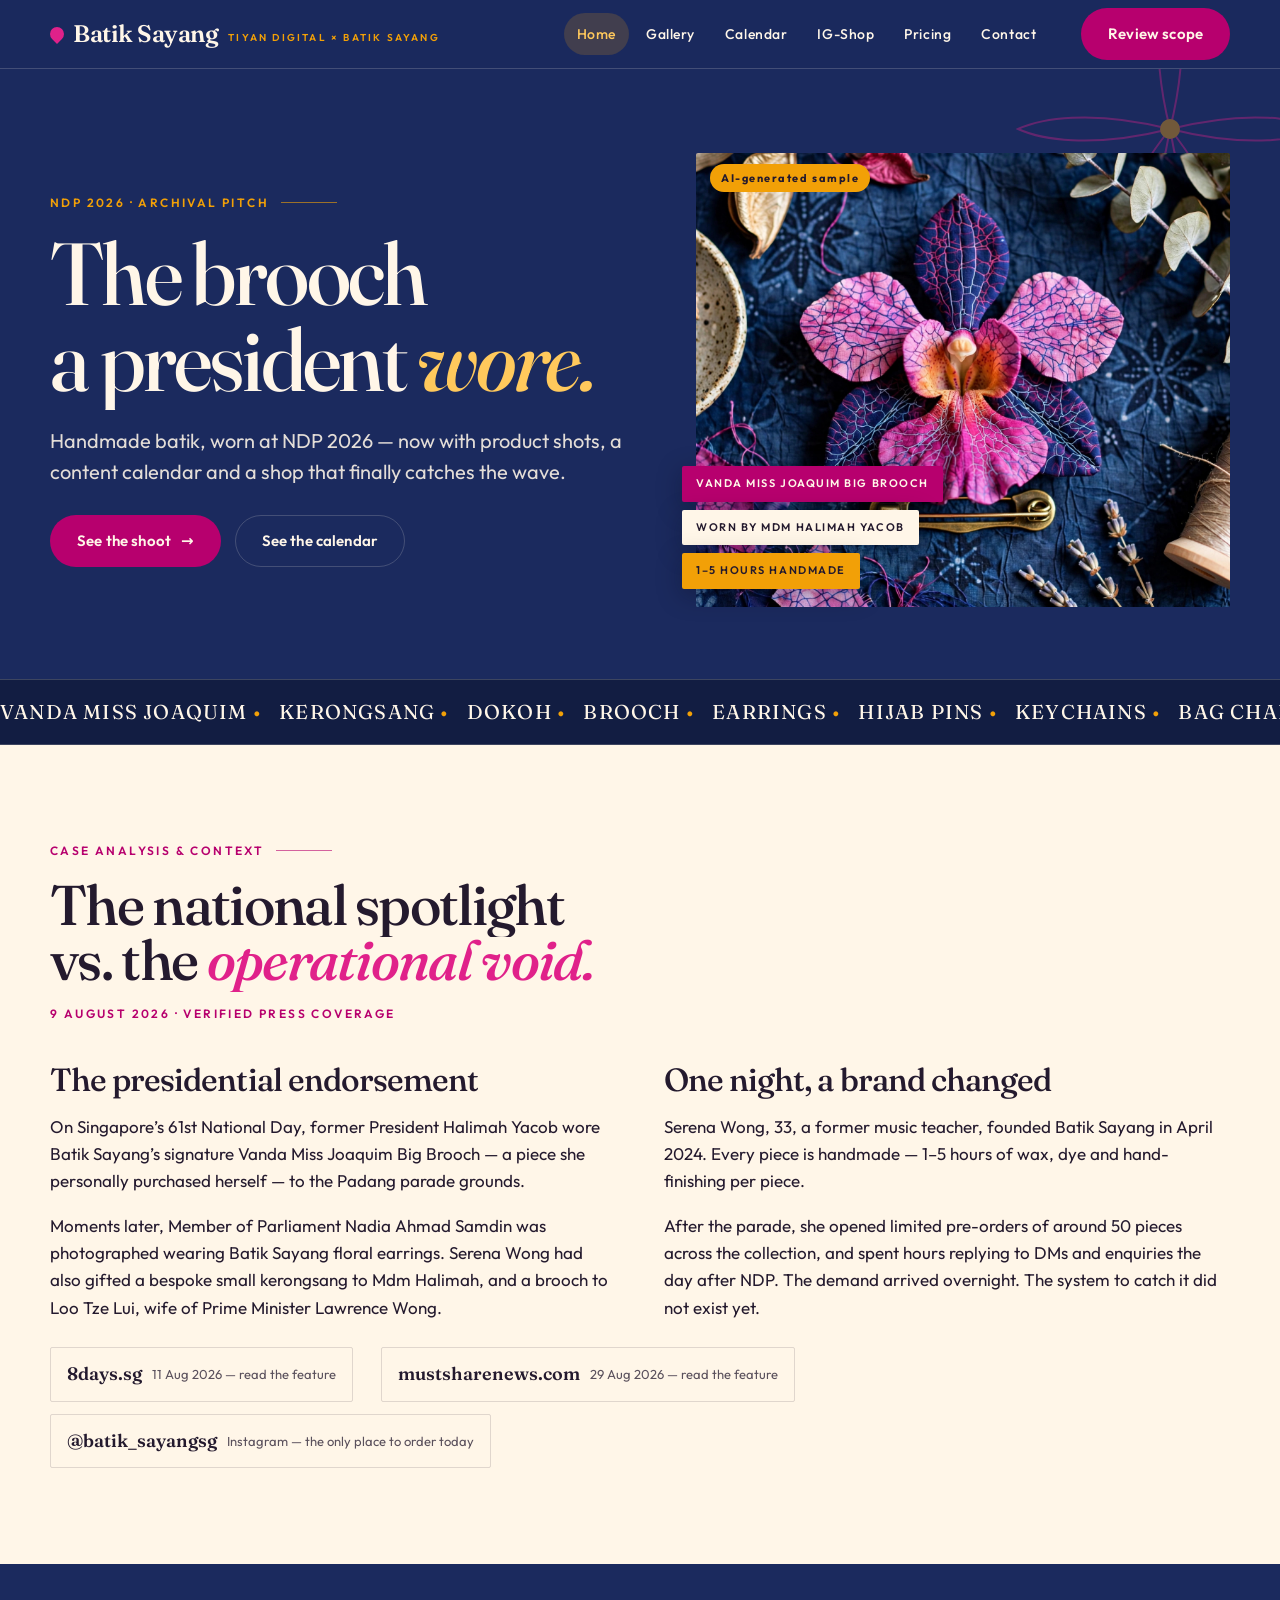
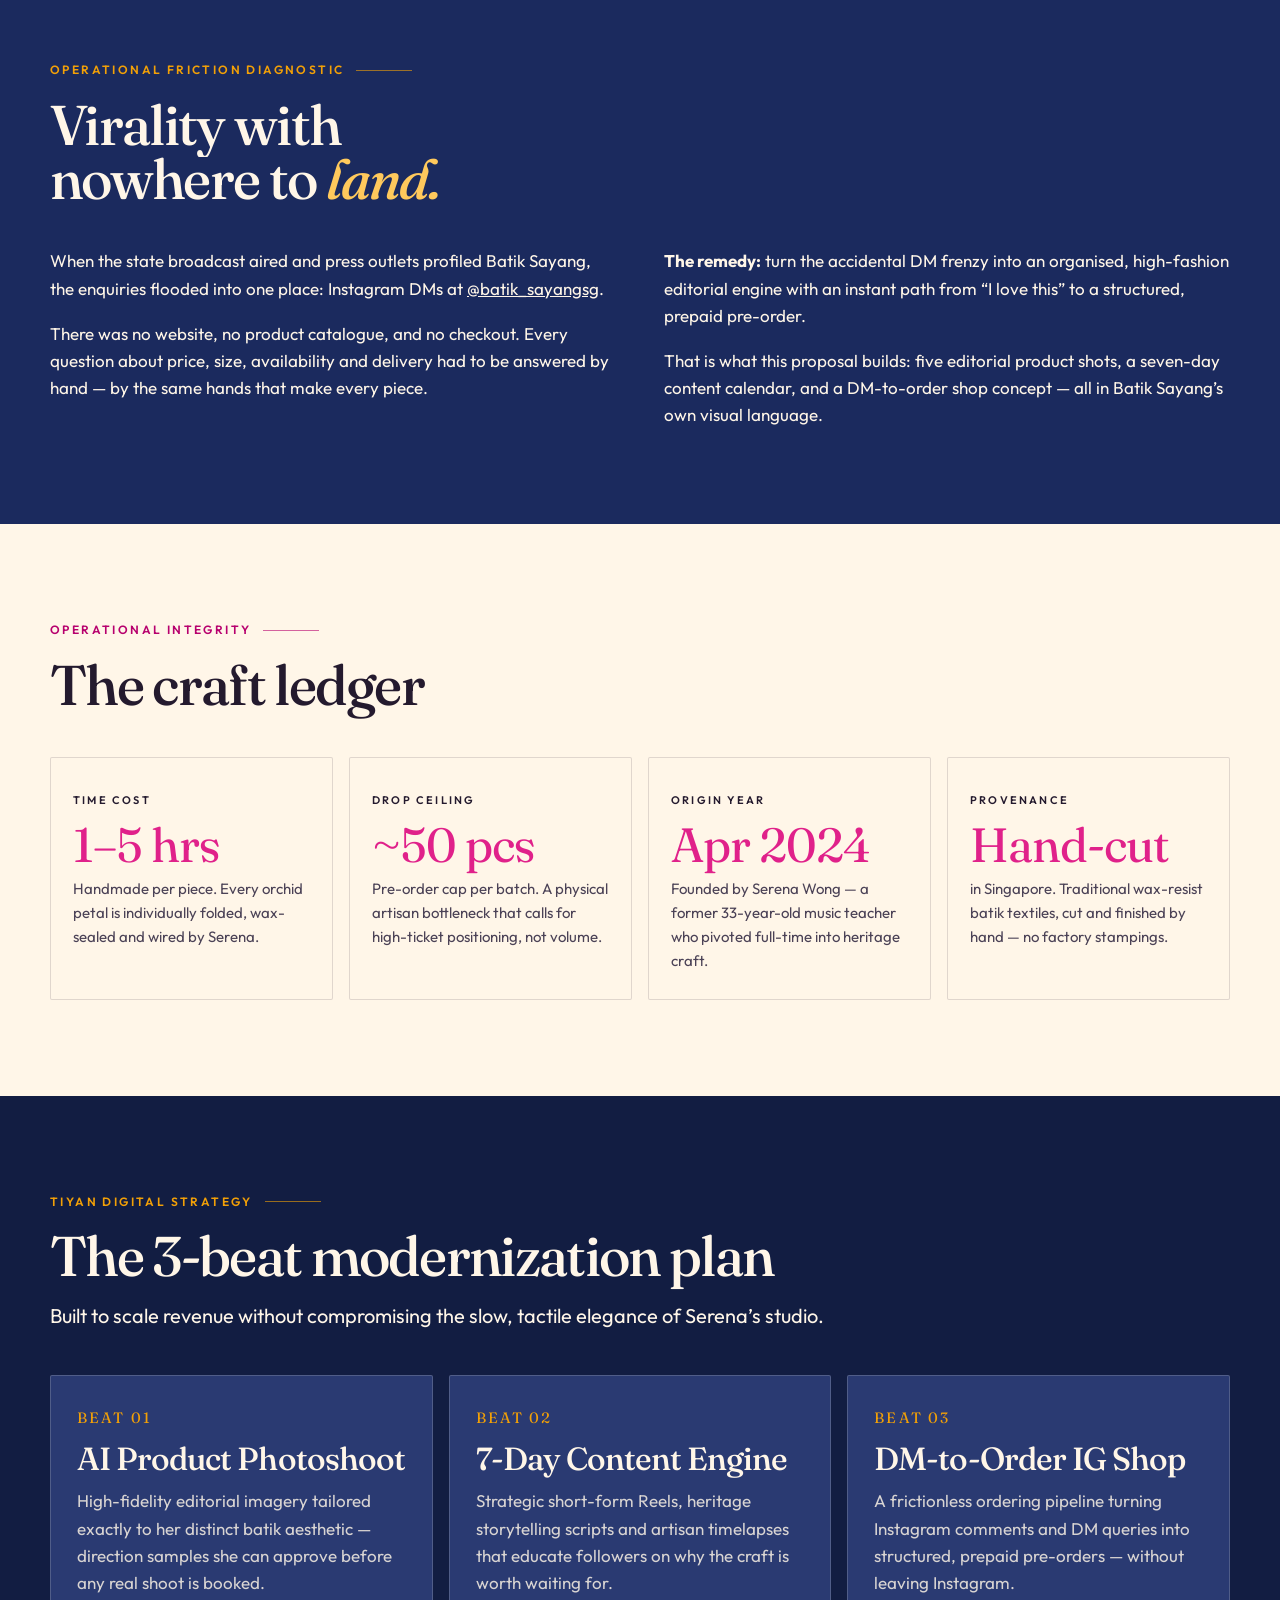
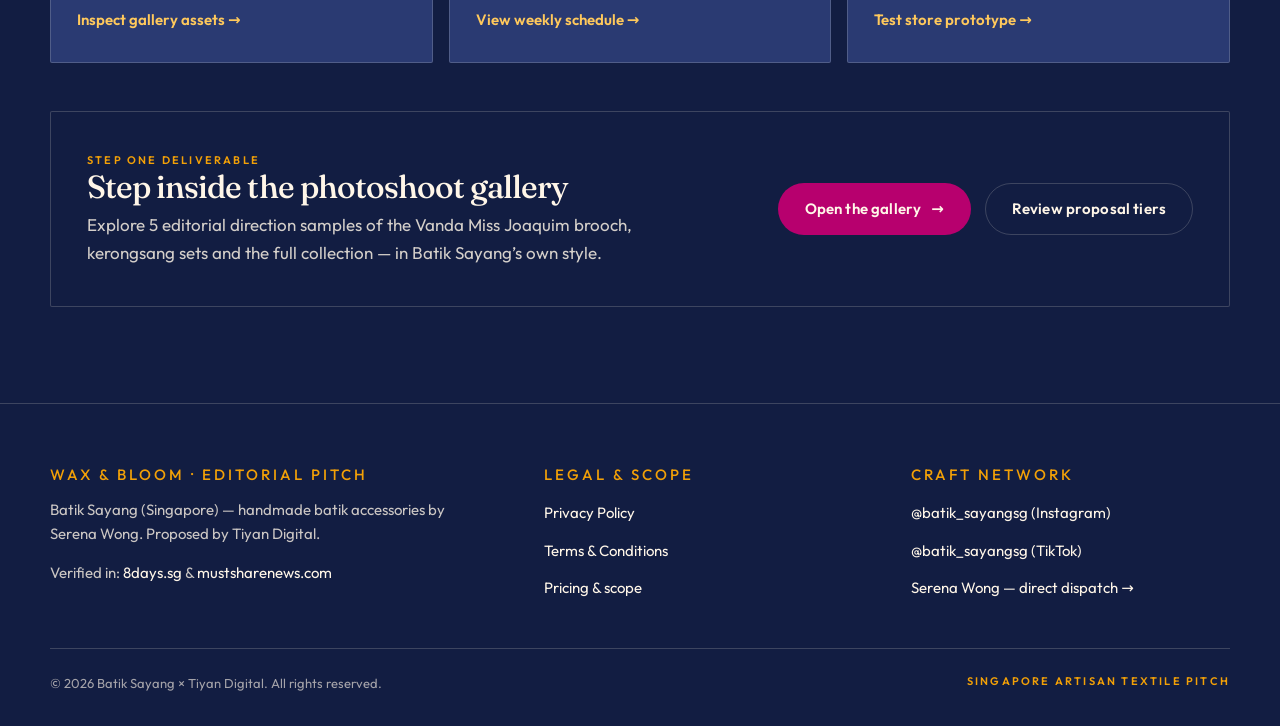
<file: index.html>
<!doctype html>
<html lang="en" class="no-js">
<head>
<meta charset="utf-8">
<meta name="viewport" content="width=device-width, initial-scale=1">
<title>Batik Sayang — The brooch a president wore | Tiyan Digital proposal</title>
<meta name="description" content="Handmade batik, worn at NDP 2026. A content-engine proposal for Batik Sayang: AI product shots, a 7-day content calendar and a DM-to-order shop.">
<meta property="og:title" content="Batik Sayang — The brooch a president wore">
<meta property="og:description" content="Handmade batik, worn at NDP 2026 — now with product shots, a content calendar and a shop that finally catches the wave.">
<meta property="og:type" content="website">
<link rel="stylesheet" href="assets/style.css">
<script src="assets/app.js" defer></script>
</head>
<body>
<a class="skip-link" href="#main">Skip to content</a>
<header class="site-header">
  <div class="wrap header-inner">
    <a class="brand" href="index.html"><span class="brand-mark" data-brand>Batik Sayang</span><span class="brand-sub">Tiyan Digital × Batik Sayang</span></a>
    <button class="nav-toggle" type="button" aria-expanded="false" aria-controls="site-nav">Menu</button>
    <nav class="site-nav" id="site-nav" aria-label="Main">
      <ul>
        <li><a href="index.html" aria-current="page">Home</a></li>
        <li><a href="gallery.html">Gallery</a></li>
        <li><a href="calendar.html">Calendar</a></li>
        <li><a href="shop.html">IG-Shop</a></li>
        <li><a href="pricing.html">Pricing</a></li>
        <li><a href="contact.html">Contact</a></li>
      </ul>
    </nav>
    <a class="btn btn--primary header-cta" href="pricing.html">Review scope</a>
  </div>
</header>

<main id="main">
  <!-- HERO -->
  <section class="section section--indigo hero" aria-labelledby="hero-h">
    <svg class="hero-orchid" viewBox="0 0 340 340" aria-hidden="true" fill="none">
      <g stroke="#E0218A" stroke-width="2" opacity="0.9">
        <path d="M170 170 C150 90 160 40 170 18 C180 40 190 90 170 170 Z"/>
        <path d="M170 170 C90 150 40 160 18 170 C40 180 90 190 170 170 Z"/>
        <path d="M170 170 C250 150 300 160 322 170 C300 180 250 190 170 170 Z"/>
        <path d="M170 170 C130 220 110 270 118 312 C140 280 160 230 170 170 Z"/>
        <path d="M170 170 C210 220 230 270 222 312 C200 280 180 230 170 170 Z"/>
      </g>
      <circle cx="170" cy="170" r="10" fill="#F2A007"/>
    </svg>
    <div class="wrap hero-grid">
      <div>
        <p class="eyebrow">NDP 2026 · Archival pitch</p>
        <h1 id="hero-h"><span class="rise"><span>The brooch</span></span><span class="rise" style="--d:.1s"><span>a president <em>wore.</em></span></span></h1>
        <p class="lede">Handmade batik, worn at NDP 2026 — now with product shots, a content calendar and a shop that finally catches the wave.</p>
        <div class="cta-row">
          <a class="btn btn--primary" href="gallery.html">See the shoot <span class="arr" aria-hidden="true">→</span></a>
          <a class="btn btn--ghost" href="calendar.html">See the calendar</a>
        </div>
      </div>
      <div class="hero-media">
        <figure class="bloom">
          <img src="assets/img/shot-01-vmj-flatlay.jpg" alt="AI-generated sample: the Vanda Miss Joaquim Big Brooch, a handmade batik orchid brooch, laid on deep indigo batik cloth" width="1920" height="1280">
          <figcaption class="small" style="position:absolute;left:14px;top:14px"><span class="badge-ai" style="position:static">AI-generated sample</span></figcaption>
        </figure>
        <div class="hero-chips" aria-label="About the featured piece">
          <span class="chip chip--orchid">Vanda Miss Joaquim Big Brooch</span>
          <span class="chip">Worn by Mdm Halimah Yacob</span>
          <span class="chip chip--marigold">1–5 hours handmade</span>
        </div>
      </div>
    </div>
    <div class="marquee" aria-hidden="true" style="margin-top:72px">
      <div class="marquee-track">
        <span>VANDA MISS JOAQUIM <b>•</b> KERONGSANG <b>•</b> DOKOH <b>•</b> BROOCH <b>•</b> EARRINGS <b>•</b> HIJAB PINS <b>•</b> KEYCHAINS <b>•</b> BAG CHARMS <b>•</b></span>
        <span>VANDA MISS JOAQUIM <b>•</b> KERONGSANG <b>•</b> DOKOH <b>•</b> BROOCH <b>•</b> EARRINGS <b>•</b> HIJAB PINS <b>•</b> KEYCHAINS <b>•</b> BAG CHARMS <b>•</b></span>
      </div>
    </div>
  </section>

  <!-- THE NDP MOMENT -->
  <section class="section section--cream" aria-labelledby="ndp-h">
    <div class="wrap">
      <p class="eyebrow">Case analysis &amp; context</p>
      <h2 id="ndp-h"><span class="rise"><span>The national spotlight</span></span><span class="rise" style="--d:.1s"><span>vs. the <em>operational void.</em></span></span></h2>
      <p class="kicker">9 August 2026 · Verified press coverage</p>
      <div class="story-grid">
        <div>
          <h3>The presidential endorsement</h3>
          <p>On Singapore&rsquo;s 61st National Day, former President Halimah Yacob wore Batik Sayang&rsquo;s signature Vanda Miss Joaquim Big Brooch — a piece she personally purchased herself — to the Padang parade grounds.</p>
          <p>Moments later, Member of Parliament Nadia Ahmad Samdin was photographed wearing Batik Sayang floral earrings. Serena Wong had also gifted a bespoke small kerongsang to Mdm Halimah, and a brooch to Loo Tze Lui, wife of Prime Minister Lawrence Wong.</p>
        </div>
        <div>
          <h3>One night, a brand changed</h3>
          <p>Serena Wong, 33, a former music teacher, founded Batik Sayang in April 2024. Every piece is handmade — 1–5 hours of wax, dye and hand-finishing per piece.</p>
          <p>After the parade, she opened limited pre-orders of around 50 pieces across the collection, and spent hours replying to DMs and enquiries the day after NDP. The demand arrived overnight. The system to catch it did not exist yet.</p>
        </div>
      </div>
      <div class="press-strip">
        <a class="press-link" href="https://www.8days.sg/entertainment/local/halimah-yacob-wear-local-brooch-ndp-founder-cried-861861" target="_blank" rel="noopener"><strong>8days.sg</strong><span>11 Aug 2026 — read the feature</span></a>
        <a class="press-link" href="https://mustsharenews.com/halimah-yacob-brooch-ndp/" target="_blank" rel="noopener"><strong>mustsharenews.com</strong><span>29 Aug 2026 — read the feature</span></a>
        <a class="press-link" href="https://www.instagram.com/batik_sayangsg" target="_blank" rel="noopener"><strong>@batik_sayangsg</strong><span>Instagram — the only place to order today</span></a>
      </div>
    </div>
  </section>

  <!-- THE PROBLEM -->
  <section class="section section--indigo" aria-labelledby="void-h">
    <div class="wrap">
      <p class="eyebrow">Operational friction diagnostic</p>
      <h2 id="void-h"><span class="rise"><span>Virality with</span></span><span class="rise" style="--d:.1s"><span>nowhere to <em>land.</em></span></span></h2>
      <div class="story-grid">
        <div>
          <p>When the state broadcast aired and press outlets profiled Batik Sayang, the enquiries flooded into one place: Instagram DMs at <a href="https://www.instagram.com/batik_sayangsg">@batik_sayangsg</a>.</p>
          <p>There was no website, no product catalogue, and no checkout. Every question about price, size, availability and delivery had to be answered by hand — by the same hands that make every piece.</p>
        </div>
        <div>
          <p><strong>The remedy:</strong> turn the accidental DM frenzy into an organised, high-fashion editorial engine with an instant path from &ldquo;I love this&rdquo; to a structured, prepaid pre-order.</p>
          <p>That is what this proposal builds: five editorial product shots, a seven-day content calendar, and a DM-to-order shop concept — all in Batik Sayang&rsquo;s own visual language.</p>
        </div>
      </div>
    </div>
  </section>

  <!-- CRAFT LEDGER -->
  <section class="section section--cream" aria-labelledby="ledger-h">
    <div class="wrap">
      <p class="eyebrow">Operational integrity</p>
      <h2 id="ledger-h">The craft ledger</h2>
      <div class="ledger">
        <div class="ledger-card">
          <span class="label">Time cost</span>
          <p class="num">1–5 hrs</p>
          <p>Handmade per piece. Every orchid petal is individually folded, wax-sealed and wired by Serena.</p>
        </div>
        <div class="ledger-card">
          <span class="label">Drop ceiling</span>
          <p class="num">~50 pcs</p>
          <p>Pre-order cap per batch. A physical artisan bottleneck that calls for high-ticket positioning, not volume.</p>
        </div>
        <div class="ledger-card">
          <span class="label">Origin year</span>
          <p class="num">Apr 2024</p>
          <p>Founded by Serena Wong — a former 33-year-old music teacher who pivoted full-time into heritage craft.</p>
        </div>
        <div class="ledger-card">
          <span class="label">Provenance</span>
          <p class="num">Hand-cut</p>
          <p>in Singapore. Traditional wax-resist batik textiles, cut and finished by hand — no factory stampings.</p>
        </div>
      </div>
    </div>
  </section>

  <!-- 3-BEAT PLAN -->
  <section class="section section--indigo-deep" aria-labelledby="plan-h">
    <div class="wrap">
      <p class="eyebrow">Tiyan Digital strategy</p>
      <h2 id="plan-h">The 3-beat modernization plan</h2>
      <p class="lede">Built to scale revenue without compromising the slow, tactile elegance of Serena&rsquo;s studio.</p>
      <div class="beats">
        <article class="beat">
          <span class="num">BEAT 01</span>
          <h3>AI Product Photoshoot</h3>
          <p>High-fidelity editorial imagery tailored exactly to her distinct batik aesthetic — direction samples she can approve before any real shoot is booked.</p>
          <a href="gallery.html">Inspect gallery assets →</a>
        </article>
        <article class="beat">
          <span class="num">BEAT 02</span>
          <h3>7-Day Content Engine</h3>
          <p>Strategic short-form Reels, heritage storytelling scripts and artisan timelapses that educate followers on why the craft is worth waiting for.</p>
          <a href="calendar.html">View weekly schedule →</a>
        </article>
        <article class="beat">
          <span class="num">BEAT 03</span>
          <h3>DM-to-Order IG Shop</h3>
          <p>A frictionless ordering pipeline turning Instagram comments and DM queries into structured, prepaid pre-orders — without leaving Instagram.</p>
          <a href="shop.html">Test store prototype →</a>
        </article>
      </div>
      <div class="next-band" style="margin-top:48px">
        <div>
          <p class="label" style="color:var(--marigold)">Step one deliverable</p>
          <h3>Step inside the photoshoot gallery</h3>
          <p>Explore 5 editorial direction samples of the Vanda Miss Joaquim brooch, kerongsang sets and the full collection — in Batik Sayang&rsquo;s own style.</p>
        </div>
        <div class="cta-row">
          <a class="btn btn--primary" href="gallery.html">Open the gallery <span class="arr" aria-hidden="true">→</span></a>
          <a class="btn btn--ghost" href="pricing.html">Review proposal tiers</a>
        </div>
      </div>
    </div>
  </section>
</main>

<footer class="site-footer">
  <div class="wrap footer-grid">
    <div>
      <h2>Wax &amp; Bloom · Editorial pitch</h2>
      <p><span data-brand>Batik Sayang</span> (Singapore) — handmade batik accessories by Serena Wong. Proposed by Tiyan Digital.</p>
      <p>Verified in: <a href="https://www.8days.sg/entertainment/local/halimah-yacob-wear-local-brooch-ndp-founder-cried-861861">8days.sg</a> &amp; <a href="https://mustsharenews.com/halimah-yacob-brooch-ndp/">mustsharenews.com</a></p>
    </div>
    <div>
      <h2>Legal &amp; scope</h2>
      <ul>
        <li><a href="privacy.html">Privacy Policy</a></li>
        <li><a href="terms.html">Terms &amp; Conditions</a></li>
        <li><a href="pricing.html">Pricing &amp; scope</a></li>
      </ul>
    </div>
    <div>
      <h2>Craft network</h2>
      <ul>
        <li><a href="https://www.instagram.com/batik_sayangsg">@batik_sayangsg (Instagram)</a></li>
        <li><a href="https://www.tiktok.com/@batik_sayangsg">@batik_sayangsg (TikTok)</a></li>
        <li><a href="contact.html">Serena Wong — direct dispatch →</a></li>
      </ul>
    </div>
  </div>
  <div class="wrap footer-bottom">
    <span>© 2026 Batik Sayang × Tiyan Digital. All rights reserved.</span>
    <span class="label">Singapore artisan textile pitch</span>
  </div>
</footer>
</body>
</html>
</file>
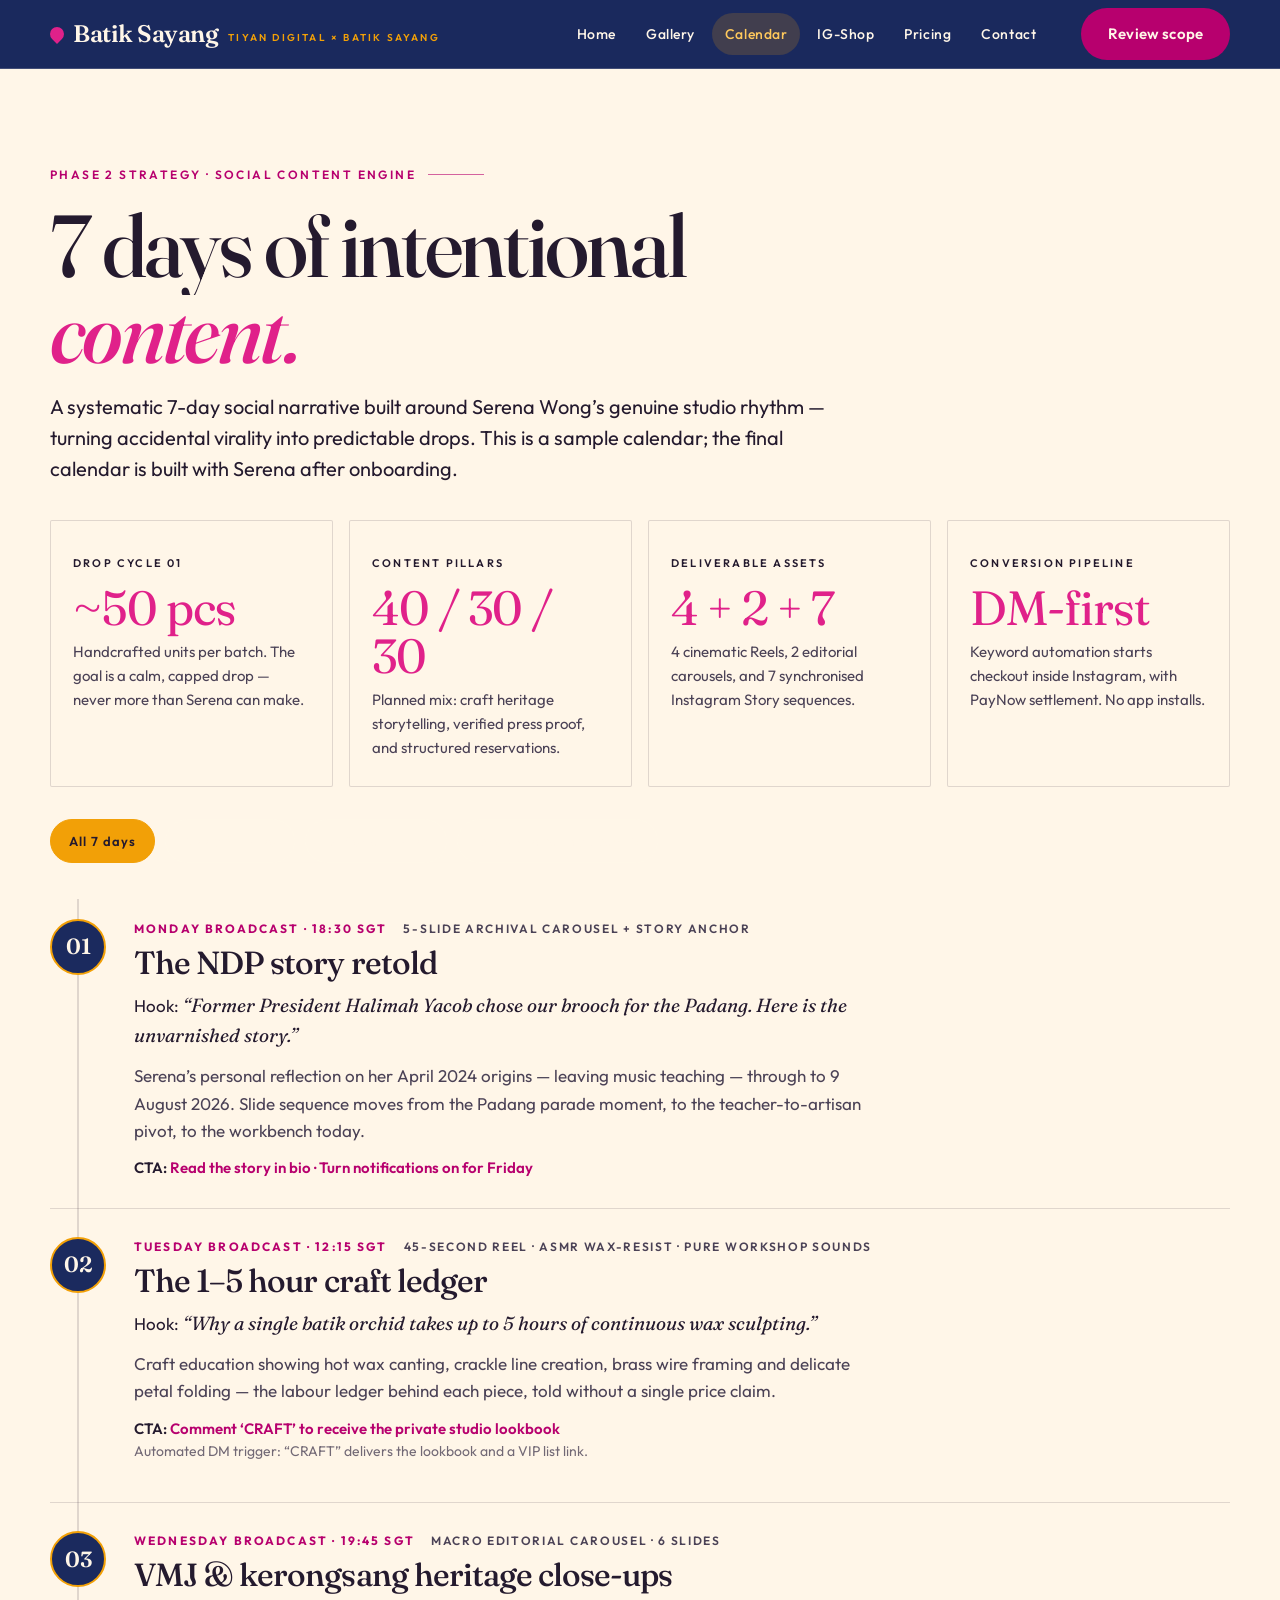
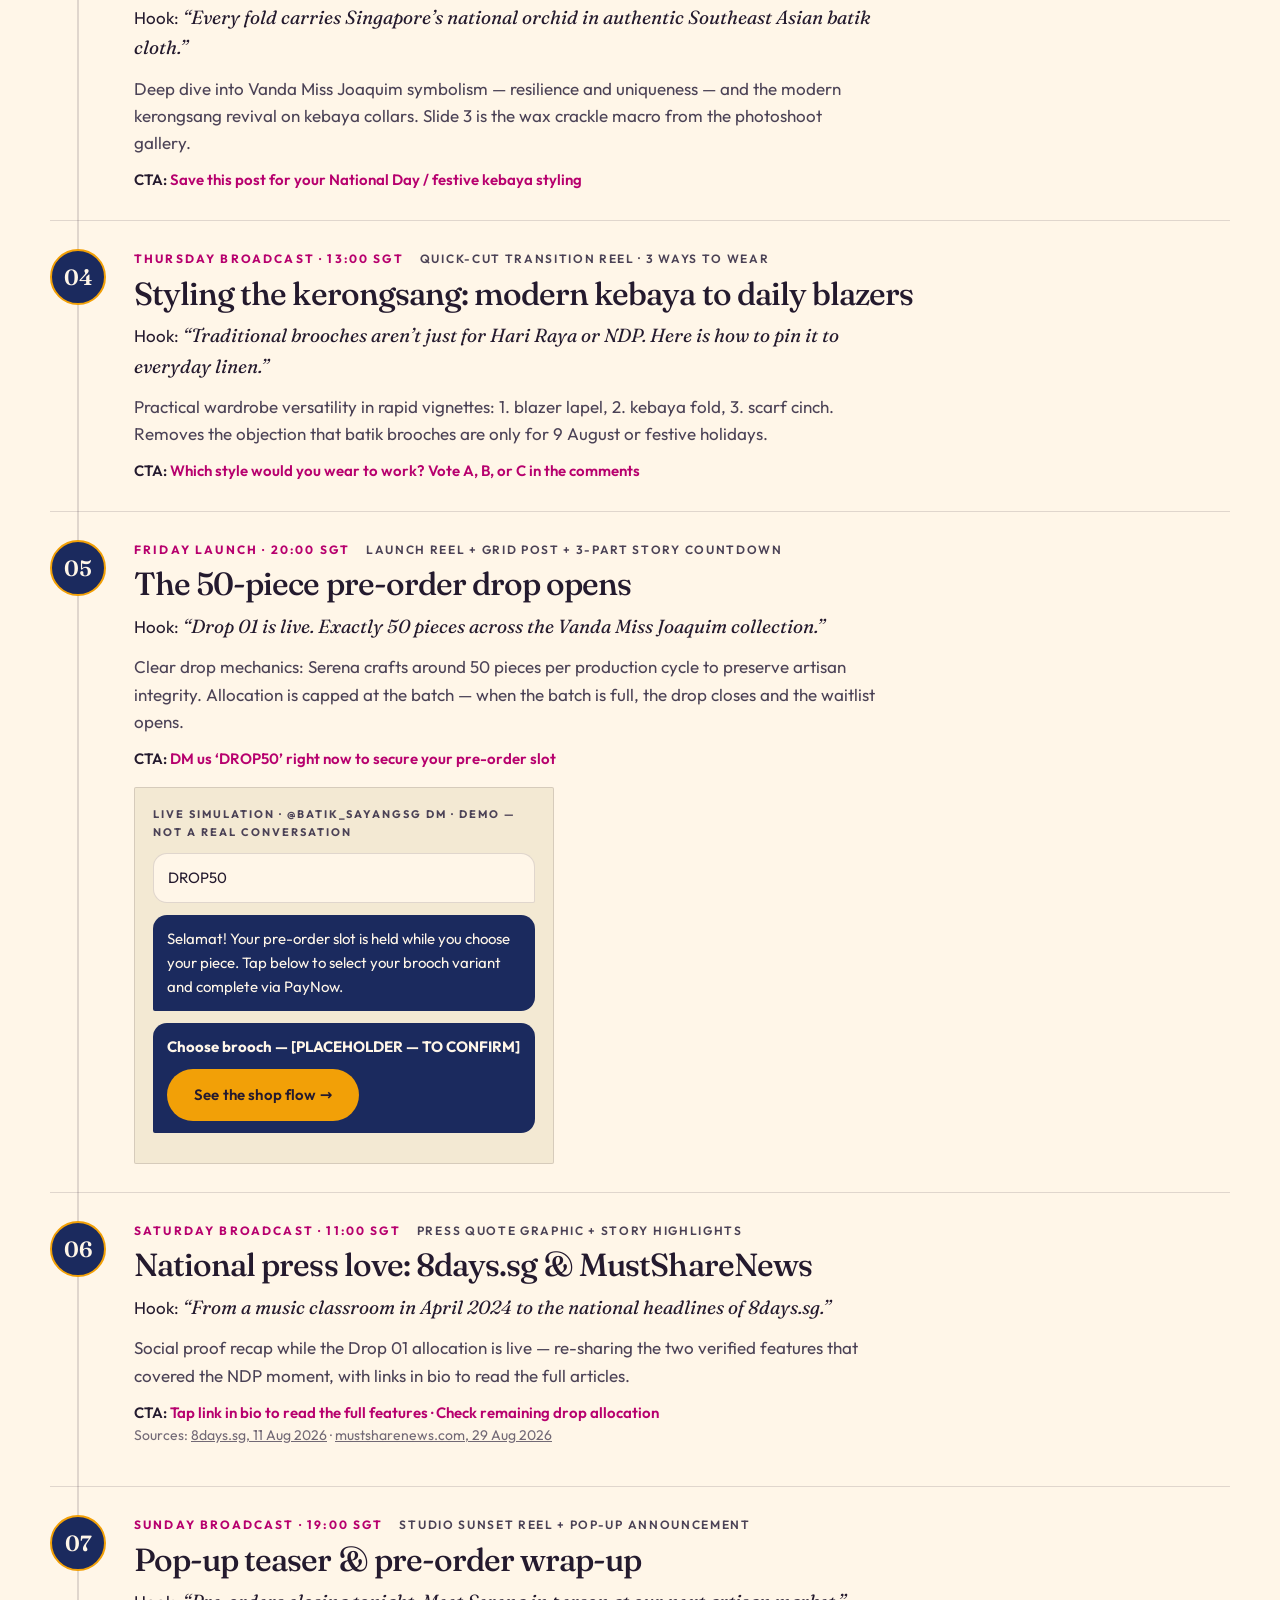
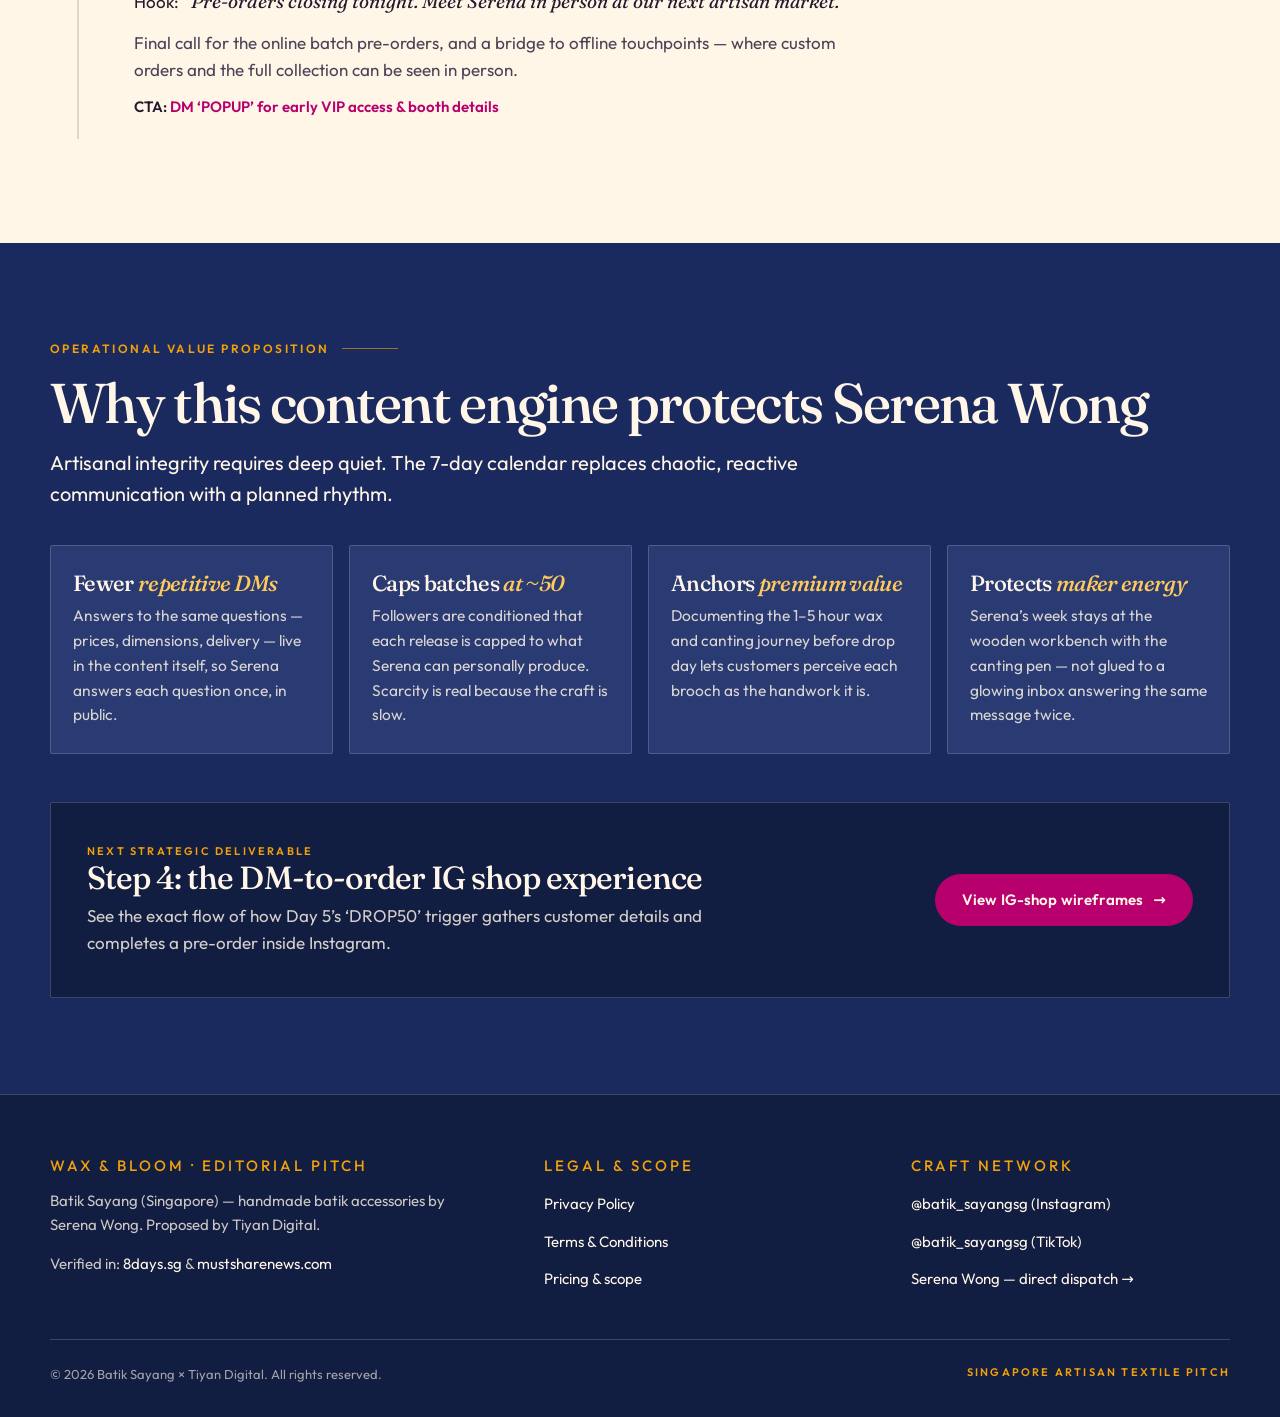
<file: calendar.html>
<!doctype html>
<html lang="en" class="no-js">
<head>
<meta charset="utf-8">
<meta name="viewport" content="width=device-width, initial-scale=1">
<title>7-Day Content Calendar — Batik Sayang proposal</title>
<meta name="description" content="A sample 7-day content calendar for Batik Sayang: the NDP story retold, the 1–5 hour craft ledger, heritage close-ups, styling, and the 50-piece pre-order drop.">
<link rel="stylesheet" href="assets/style.css">
<script src="assets/app.js" defer></script>
</head>
<body>
<a class="skip-link" href="#main">Skip to content</a>
<header class="site-header">
  <div class="wrap header-inner">
    <a class="brand" href="index.html"><span class="brand-mark" data-brand>Batik Sayang</span><span class="brand-sub">Tiyan Digital × Batik Sayang</span></a>
    <button class="nav-toggle" type="button" aria-expanded="false" aria-controls="site-nav">Menu</button>
    <nav class="site-nav" id="site-nav" aria-label="Main">
      <ul>
        <li><a href="index.html">Home</a></li>
        <li><a href="gallery.html">Gallery</a></li>
        <li><a href="calendar.html" aria-current="page">Calendar</a></li>
        <li><a href="shop.html">IG-Shop</a></li>
        <li><a href="pricing.html">Pricing</a></li>
        <li><a href="contact.html">Contact</a></li>
      </ul>
    </nav>
    <a class="btn btn--primary header-cta" href="pricing.html">Review scope</a>
  </div>
</header>

<main id="main">
  <section class="section section--cream" aria-labelledby="cal-h">
    <div class="wrap">
      <p class="eyebrow">Phase 2 strategy · Social content engine</p>
      <h1 id="cal-h"><span class="rise"><span>7 days of intentional</span></span><span class="rise" style="--d:.1s"><span><em>content.</em></span></span></h1>
      <p class="lede">A systematic 7-day social narrative built around Serena Wong&rsquo;s genuine studio rhythm — turning accidental virality into predictable drops. This is a sample calendar; the final calendar is built with Serena after onboarding.</p>

      <div class="ledger" style="margin-top:36px">
        <div class="ledger-card">
          <span class="label">Drop cycle 01</span>
          <p class="num">~50 pcs</p>
          <p>Handcrafted units per batch. The goal is a calm, capped drop — never more than Serena can make.</p>
        </div>
        <div class="ledger-card">
          <span class="label">Content pillars</span>
          <p class="num">40 / 30 / 30</p>
          <p>Planned mix: craft heritage storytelling, verified press proof, and structured reservations.</p>
        </div>
        <div class="ledger-card">
          <span class="label">Deliverable assets</span>
          <p class="num">4 + 2 + 7</p>
          <p>4 cinematic Reels, 2 editorial carousels, and 7 synchronised Instagram Story sequences.</p>
        </div>
        <div class="ledger-card">
          <span class="label">Conversion pipeline</span>
          <p class="num">DM-first</p>
          <p>Keyword automation starts checkout inside Instagram, with PayNow settlement. No app installs.</p>
        </div>
      </div>

      <div class="cal-filters" role="group" aria-label="Filter timeline">
        <button class="filter-btn" type="button" data-filter="all" aria-pressed="true">All 7 days</button>
        <button class="filter-btn" type="button" data-filter="reel" aria-pressed="false">Reels &amp; video</button>
        <button class="filter-btn" type="button" data-filter="carousel" aria-pressed="false">Editorial slides</button>
        <button class="filter-btn" type="button" data-filter="drop" aria-pressed="false">Drop mechanics (Day 5)</button>
      </div>

      <ol class="timeline">
        <li class="day reveal" data-kind="carousel">
          <span class="day-num" aria-hidden="true">01</span>
          <div>
            <div class="day-head"><span class="when">Monday broadcast · 18:30 SGT</span><span class="format">5-slide archival carousel + story anchor</span></div>
            <h3>The NDP story retold</h3>
            <p class="hook">Hook: <q>Former President Halimah Yacob chose our brooch for the Padang. Here is the unvarnished story.</q></p>
            <p>Serena&rsquo;s personal reflection on her April 2024 origins — leaving music teaching — through to 9 August 2026. Slide sequence moves from the Padang parade moment, to the teacher-to-artisan pivot, to the workbench today.</p>
            <p class="cta-line">CTA: <span>Read the story in bio · Turn notifications on for Friday</span></p>
          </div>
        </li>
        <li class="day reveal" data-kind="reel">
          <span class="day-num" aria-hidden="true">02</span>
          <div>
            <div class="day-head"><span class="when">Tuesday broadcast · 12:15 SGT</span><span class="format">45-second Reel · ASMR wax-resist · Pure workshop sounds</span></div>
            <h3>The 1–5 hour craft ledger</h3>
            <p class="hook">Hook: <q>Why a single batik orchid takes up to 5 hours of continuous wax sculpting.</q></p>
            <p>Craft education showing hot wax canting, crackle line creation, brass wire framing and delicate petal folding — the labour ledger behind each piece, told without a single price claim.</p>
            <p class="cta-line">CTA: <span>Comment &lsquo;CRAFT&rsquo; to receive the private studio lookbook</span></p>
            <p class="small muted">Automated DM trigger: &ldquo;CRAFT&rdquo; delivers the lookbook and a VIP list link.</p>
          </div>
        </li>
        <li class="day reveal" data-kind="carousel">
          <span class="day-num" aria-hidden="true">03</span>
          <div>
            <div class="day-head"><span class="when">Wednesday broadcast · 19:45 SGT</span><span class="format">Macro editorial carousel · 6 slides</span></div>
            <h3>VMJ &amp; kerongsang heritage close-ups</h3>
            <p class="hook">Hook: <q>Every fold carries Singapore&rsquo;s national orchid in authentic Southeast Asian batik cloth.</q></p>
            <p>Deep dive into Vanda Miss Joaquim symbolism — resilience and uniqueness — and the modern kerongsang revival on kebaya collars. Slide 3 is the wax crackle macro from the photoshoot gallery.</p>
            <p class="cta-line">CTA: <span>Save this post for your National Day / festive kebaya styling</span></p>
          </div>
        </li>
        <li class="day reveal" data-kind="reel">
          <span class="day-num" aria-hidden="true">04</span>
          <div>
            <div class="day-head"><span class="when">Thursday broadcast · 13:00 SGT</span><span class="format">Quick-cut transition Reel · 3 ways to wear</span></div>
            <h3>Styling the kerongsang: modern kebaya to daily blazers</h3>
            <p class="hook">Hook: <q>Traditional brooches aren&rsquo;t just for Hari Raya or NDP. Here is how to pin it to everyday linen.</q></p>
            <p>Practical wardrobe versatility in rapid vignettes: 1. blazer lapel, 2. kebaya fold, 3. scarf cinch. Removes the objection that batik brooches are only for 9 August or festive holidays.</p>
            <p class="cta-line">CTA: <span>Which style would you wear to work? Vote A, B, or C in the comments</span></p>
          </div>
        </li>
        <li class="day reveal" data-kind="reel drop">
          <span class="day-num" aria-hidden="true">05</span>
          <div>
            <div class="day-head"><span class="when">Friday launch · 20:00 SGT</span><span class="format">Launch Reel + grid post + 3-part story countdown</span></div>
            <h3>The 50-piece pre-order drop opens</h3>
            <p class="hook">Hook: <q>Drop 01 is live. Exactly 50 pieces across the Vanda Miss Joaquim collection.</q></p>
            <p>Clear drop mechanics: Serena crafts around 50 pieces per production cycle to preserve artisan integrity. Allocation is capped at the batch — when the batch is full, the drop closes and the waitlist opens.</p>
            <p class="cta-line">CTA: <span>DM us &lsquo;DROP50&rsquo; right now to secure your pre-order slot</span></p>
            <div class="dm-sim" aria-label="Demo of the Day 5 DM flow">
              <p class="dm-head">Live simulation · @batik_sayangsg DM · Demo — not a real conversation</p>
              <p class="dm-bubble dm-bubble--user">DROP50</p>
              <p class="dm-bubble">Selamat! Your pre-order slot is held while you choose your piece. Tap below to select your brooch variant and complete via PayNow.</p>
              <p class="dm-bubble"><strong>Choose brooch — [PLACEHOLDER — TO CONFIRM]</strong><br><a class="btn btn--marigold" href="shop.html" style="margin-top:10px">See the shop flow →</a></p>
            </div>
          </div>
        </li>
        <li class="day reveal" data-kind="carousel">
          <span class="day-num" aria-hidden="true">06</span>
          <div>
            <div class="day-head"><span class="when">Saturday broadcast · 11:00 SGT</span><span class="format">Press quote graphic + story highlights</span></div>
            <h3>National press love: 8days.sg &amp; MustShareNews</h3>
            <p class="hook">Hook: <q>From a music classroom in April 2024 to the national headlines of 8days.sg.</q></p>
            <p>Social proof recap while the Drop 01 allocation is live — re-sharing the two verified features that covered the NDP moment, with links in bio to read the full articles.</p>
            <p class="cta-line">CTA: <span>Tap link in bio to read the full features · Check remaining drop allocation</span></p>
            <p class="small muted">Sources: <a href="https://www.8days.sg/entertainment/local/halimah-yacob-wear-local-brooch-ndp-founder-cried-861861">8days.sg, 11 Aug 2026</a> · <a href="https://mustsharenews.com/halimah-yacob-brooch-ndp/">mustsharenews.com, 29 Aug 2026</a></p>
          </div>
        </li>
        <li class="day reveal" data-kind="reel">
          <span class="day-num" aria-hidden="true">07</span>
          <div>
            <div class="day-head"><span class="when">Sunday broadcast · 19:00 SGT</span><span class="format">Studio sunset Reel + pop-up announcement</span></div>
            <h3>Pop-up teaser &amp; pre-order wrap-up</h3>
            <p class="hook">Hook: <q>Pre-orders closing tonight. Meet Serena in person at our next artisan market.</q></p>
            <p>Final call for the online batch pre-orders, and a bridge to offline touchpoints — where custom orders and the full collection can be seen in person.</p>
            <p class="cta-line">CTA: <span>DM &lsquo;POPUP&rsquo; for early VIP access &amp; booth details</span></p>
          </div>
        </li>
      </ol>
    </div>
  </section>

  <section class="section section--indigo" aria-labelledby="value-h">
    <div class="wrap">
      <p class="eyebrow">Operational value proposition</p>
      <h2 id="value-h">Why this content engine protects Serena Wong</h2>
      <p class="lede">Artisanal integrity requires deep quiet. The 7-day calendar replaces chaotic, reactive communication with a planned rhythm.</p>
      <div class="value-grid">
        <article class="value-card reveal">
          <h3>Fewer <em>repetitive DMs</em></h3>
          <p>Answers to the same questions — prices, dimensions, delivery — live in the content itself, so Serena answers each question once, in public.</p>
        </article>
        <article class="value-card reveal" style="--d:.08s">
          <h3>Caps batches <em>at ~50</em></h3>
          <p>Followers are conditioned that each release is capped to what Serena can personally produce. Scarcity is real because the craft is slow.</p>
        </article>
        <article class="value-card reveal" style="--d:.16s">
          <h3>Anchors <em>premium value</em></h3>
          <p>Documenting the 1–5 hour wax and canting journey before drop day lets customers perceive each brooch as the handwork it is.</p>
        </article>
        <article class="value-card reveal" style="--d:.24s">
          <h3>Protects <em>maker energy</em></h3>
          <p>Serena&rsquo;s week stays at the wooden workbench with the canting pen — not glued to a glowing inbox answering the same message twice.</p>
        </article>
      </div>
      <div class="next-band" style="margin-top:48px">
        <div>
          <p class="label" style="color:var(--marigold)">Next strategic deliverable</p>
          <h3>Step 4: the DM-to-order IG shop experience</h3>
          <p>See the exact flow of how Day 5&rsquo;s &lsquo;DROP50&rsquo; trigger gathers customer details and completes a pre-order inside Instagram.</p>
        </div>
        <a class="btn btn--primary" href="shop.html">View IG-shop wireframes <span class="arr" aria-hidden="true">→</span></a>
      </div>
    </div>
  </section>
</main>

<footer class="site-footer">
  <div class="wrap footer-grid">
    <div>
      <h2>Wax &amp; Bloom · Editorial pitch</h2>
      <p><span data-brand>Batik Sayang</span> (Singapore) — handmade batik accessories by Serena Wong. Proposed by Tiyan Digital.</p>
      <p>Verified in: <a href="https://www.8days.sg/entertainment/local/halimah-yacob-wear-local-brooch-ndp-founder-cried-861861">8days.sg</a> &amp; <a href="https://mustsharenews.com/halimah-yacob-brooch-ndp/">mustsharenews.com</a></p>
    </div>
    <div>
      <h2>Legal &amp; scope</h2>
      <ul>
        <li><a href="privacy.html">Privacy Policy</a></li>
        <li><a href="terms.html">Terms &amp; Conditions</a></li>
        <li><a href="pricing.html">Pricing &amp; scope</a></li>
      </ul>
    </div>
    <div>
      <h2>Craft network</h2>
      <ul>
        <li><a href="https://www.instagram.com/batik_sayangsg">@batik_sayangsg (Instagram)</a></li>
        <li><a href="https://www.tiktok.com/@batik_sayangsg">@batik_sayangsg (TikTok)</a></li>
        <li><a href="contact.html">Serena Wong — direct dispatch →</a></li>
      </ul>
    </div>
  </div>
  <div class="wrap footer-bottom">
    <span>© 2026 Batik Sayang × Tiyan Digital. All rights reserved.</span>
    <span class="label">Singapore artisan textile pitch</span>
  </div>
</footer>
</body>
</html>
</file>
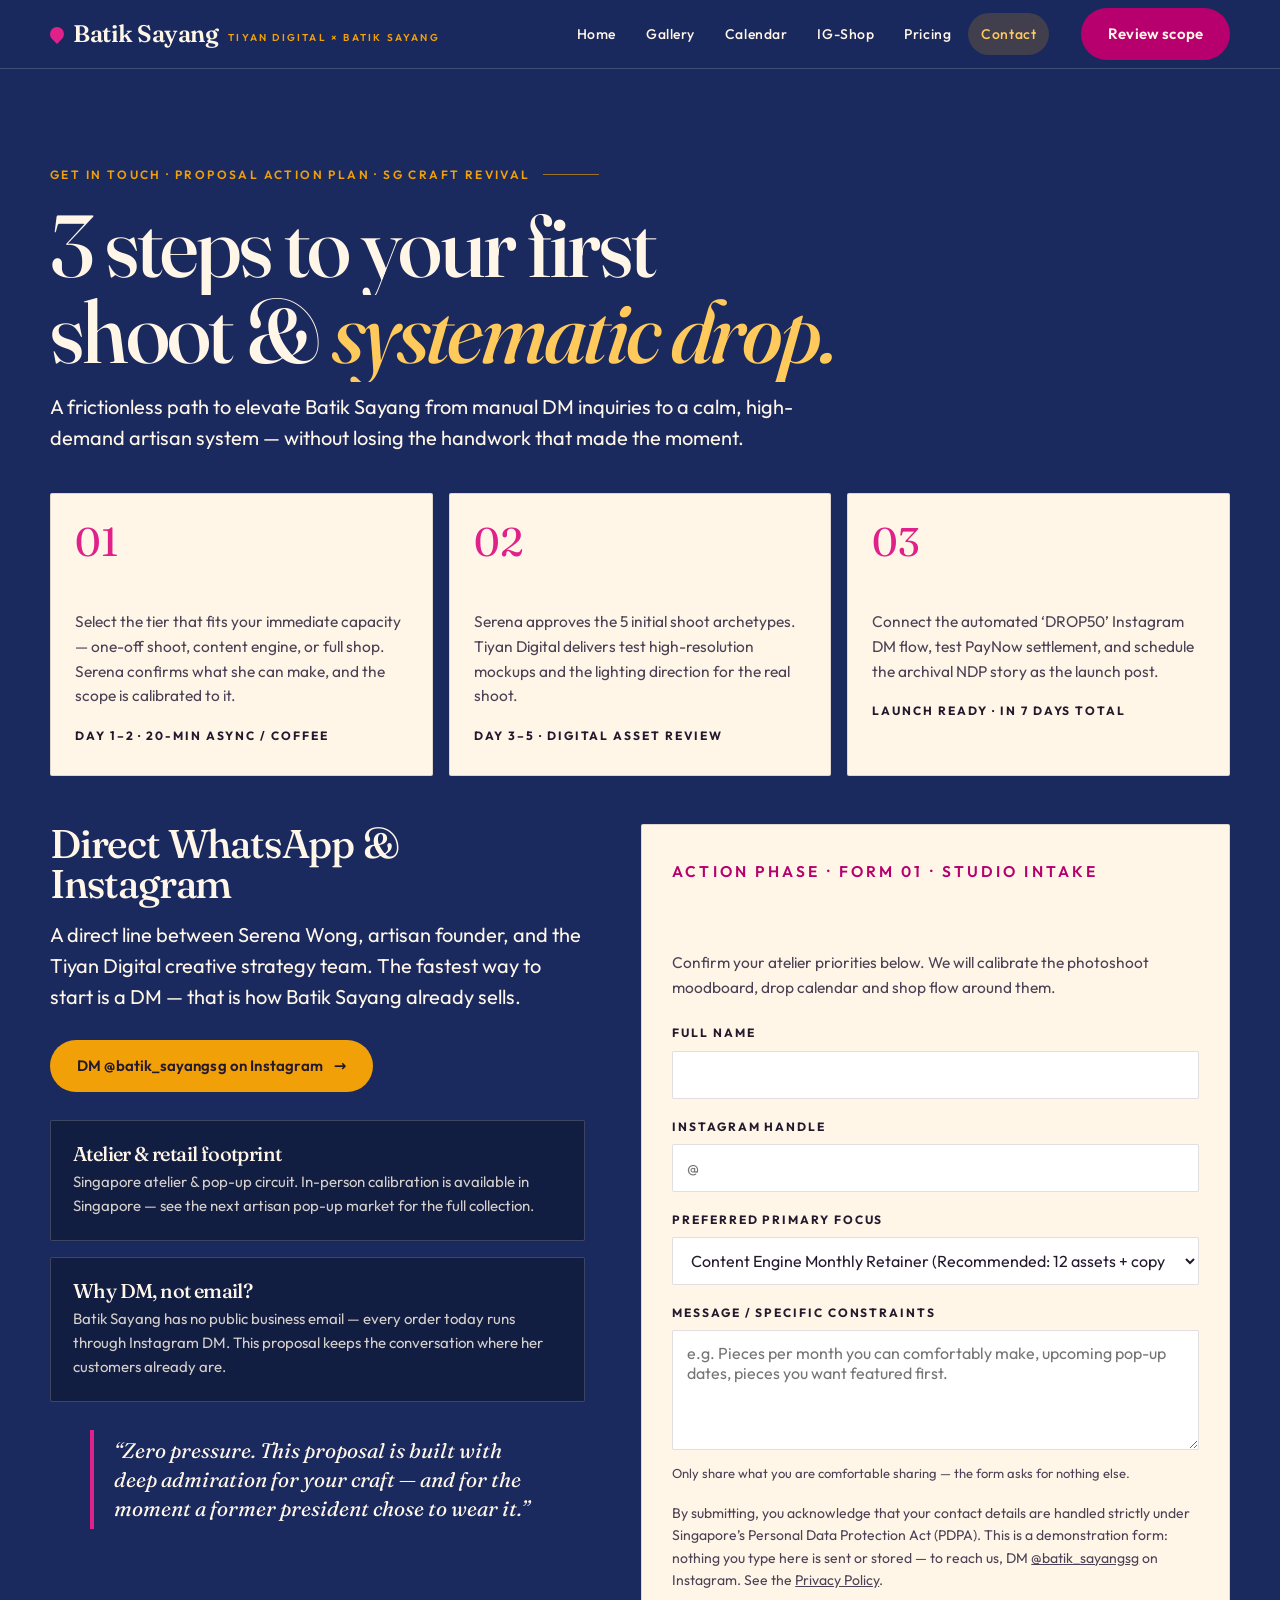
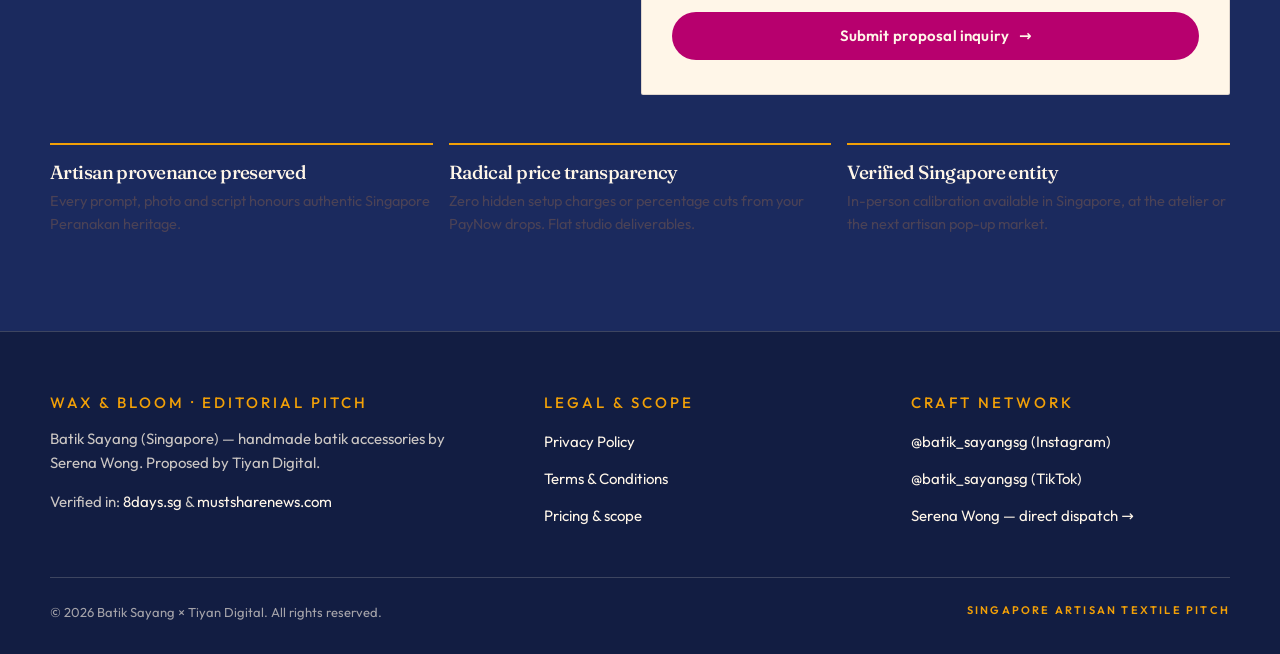
<file: contact.html>
<!doctype html>
<html lang="en" class="no-js">
<head>
<meta charset="utf-8">
<meta name="viewport" content="width=device-width, initial-scale=1">
<title>Contact — Batik Sayang proposal</title>
<meta name="description" content="Three steps to your first shoot and systematic drop: review the scope, stage the creative direction, and launch Drop 01. The only contact channel is Instagram DM @batik_sayangsg.">
<link rel="stylesheet" href="assets/style.css">
<script src="assets/app.js" defer></script>
</head>
<body>
<a class="skip-link" href="#main">Skip to content</a>
<header class="site-header">
  <div class="wrap header-inner">
    <a class="brand" href="index.html"><span class="brand-mark" data-brand>Batik Sayang</span><span class="brand-sub">Tiyan Digital × Batik Sayang</span></a>
    <button class="nav-toggle" type="button" aria-expanded="false" aria-controls="site-nav">Menu</button>
    <nav class="site-nav" id="site-nav" aria-label="Main">
      <ul>
        <li><a href="index.html">Home</a></li>
        <li><a href="gallery.html">Gallery</a></li>
        <li><a href="calendar.html">Calendar</a></li>
        <li><a href="shop.html">IG-Shop</a></li>
        <li><a href="pricing.html">Pricing</a></li>
        <li><a href="contact.html" aria-current="page">Contact</a></li>
      </ul>
    </nav>
    <a class="btn btn--primary header-cta" href="pricing.html">Review scope</a>
  </div>
</header>

<main id="main">
  <section class="section section--indigo" aria-labelledby="contact-h">
    <div class="wrap">
      <p class="eyebrow">Get in touch · Proposal action plan · SG craft revival</p>
      <h1 id="contact-h"><span class="rise"><span>3 steps to your first</span></span><span class="rise" style="--d:.1s"><span>shoot &amp; <em>systematic drop.</em></span></span></h1>
      <p class="lede">A frictionless path to elevate Batik Sayang from manual DM inquiries to a calm, high-demand artisan system — without losing the handwork that made the moment.</p>

      <div class="steps">
        <article class="step-card reveal">
          <span class="step-no">01</span>
          <h3>Review &amp; calibrate the scope</h3>
          <p>Select the tier that fits your immediate capacity — one-off shoot, content engine, or full shop. Serena confirms what she can make, and the scope is calibrated to it.</p>
          <span class="when">Day 1–2 · 20-min async / coffee</span>
        </article>
        <article class="step-card reveal" style="--d:.08s">
          <span class="step-no">02</span>
          <h3>Creative direction staging</h3>
          <p>Serena approves the 5 initial shoot archetypes. Tiyan Digital delivers test high-resolution mockups and the lighting direction for the real shoot.</p>
          <span class="when">Day 3–5 · Digital asset review</span>
        </article>
        <article class="step-card reveal" style="--d:.16s">
          <span class="step-no">03</span>
          <h3>Drop 01 launch &amp; automation</h3>
          <p>Connect the automated &lsquo;DROP50&rsquo; Instagram DM flow, test PayNow settlement, and schedule the archival NDP story as the launch post.</p>
          <span class="when">Launch ready · In 7 days total</span>
        </article>
      </div>

      <div class="contact-grid">
        <div>
          <h2 style="font-size:clamp(28px,3.5vw,40px)">Direct WhatsApp &amp; Instagram</h2>
          <p class="lede">A direct line between Serena Wong, artisan founder, and the Tiyan Digital creative strategy team. The fastest way to start is a DM — that is how Batik Sayang already sells.</p>
          <div class="cta-row">
            <a class="btn btn--marigold" href="https://www.instagram.com/batik_sayangsg" target="_blank" rel="noopener">DM @batik_sayangsg on Instagram <span class="arr" aria-hidden="true">→</span></a>
          </div>
          <div class="contact-rows">
            <div class="contact-row">
              <h3>Atelier &amp; retail footprint</h3>
              <p>Singapore atelier &amp; pop-up circuit. In-person calibration is available in Singapore — see the next artisan pop-up market for the full collection.</p>
            </div>
            <div class="contact-row">
              <h3>Why DM, not email?</h3>
              <p>Batik Sayang has no public business email — every order today runs through Instagram DM. This proposal keeps the conversation where her customers already are.</p>
            </div>
          </div>
          <blockquote class="founder-note">
            <q>Zero pressure. This proposal is built with deep admiration for your craft — and for the moment a former president chose to wear it.</q>
          </blockquote>
        </div>

        <div class="form-card">
          <p class="label" style="color:var(--orchid-deep)">Action phase · Form 01 · Studio intake</p>
          <h3>Request a customised scope proposal</h3>
          <p>Confirm your atelier priorities below. We will calibrate the photoshoot moodboard, drop calendar and shop flow around them.</p>
          <form id="intake-form" novalidate>
            <div class="field">
              <label for="f-name">Full name</label>
              <input id="f-name" name="name" type="text" autocomplete="name" required aria-describedby="f-name-error">
              <p class="field-error" id="f-name-error" role="alert"></p>
            </div>
            <div class="field">
              <label for="f-handle">Instagram handle</label>
              <input id="f-handle" name="handle" type="text" autocomplete="username" placeholder="@" required aria-describedby="f-handle-error">
              <p class="field-error" id="f-handle-error" role="alert"></p>
            </div>
            <div class="field">
              <label for="f-focus">Preferred primary focus</label>
              <select id="f-focus" name="focus">
                <option selected>Content Engine Monthly Retainer (Recommended: 12 assets + copy + drops)</option>
                <option>AI Photoshoot One-Off (5 editorial archetypes)</option>
                <option>Full Shop System (Interactive DM bot + PayNow checkouts)</option>
                <option>Custom exploration (NDP retrospective &amp; pop-up collateral)</option>
              </select>
            </div>
            <div class="field">
              <label for="f-message">Message / specific constraints</label>
              <textarea id="f-message" name="message" placeholder="e.g. Pieces per month you can comfortably make, upcoming pop-up dates, pieces you want featured first."></textarea>
              <p class="hint">Only share what you are comfortable sharing — the form asks for nothing else.</p>
            </div>
            <p class="consent">By submitting, you acknowledge that your contact details are handled strictly under Singapore&rsquo;s Personal Data Protection Act (PDPA). This is a demonstration form: nothing you type here is sent or stored — to reach us, DM <a href="https://www.instagram.com/batik_sayangsg">@batik_sayangsg</a> on Instagram. See the <a href="privacy.html">Privacy Policy</a>.</p>
            <button class="btn btn--primary" type="submit" style="width:100%; justify-content:center">Submit proposal inquiry <span class="arr" aria-hidden="true">→</span></button>
          </form>
          <div class="form-success" id="form-success" tabindex="-1" role="status">
            <h4>Demo received — thank you.</h4>
            <p>This form is a demonstration only, so nothing was sent or stored. To actually reach us, please DM <a href="https://www.instagram.com/batik_sayangsg">@batik_sayangsg</a> on Instagram — that is the real channel.</p>
          </div>
        </div>
      </div>

      <div class="assurances">
        <div class="assurance reveal">
          <h3>Artisan provenance preserved</h3>
          <p>Every prompt, photo and script honours authentic Singapore Peranakan heritage.</p>
        </div>
        <div class="assurance reveal" style="--d:.08s">
          <h3>Radical price transparency</h3>
          <p>Zero hidden setup charges or percentage cuts from your PayNow drops. Flat studio deliverables.</p>
        </div>
        <div class="assurance reveal" style="--d:.16s">
          <h3>Verified Singapore entity</h3>
          <p>In-person calibration available in Singapore, at the atelier or the next artisan pop-up market.</p>
        </div>
      </div>
    </div>
  </section>
</main>

<footer class="site-footer">
  <div class="wrap footer-grid">
    <div>
      <h2>Wax &amp; Bloom · Editorial pitch</h2>
      <p><span data-brand>Batik Sayang</span> (Singapore) — handmade batik accessories by Serena Wong. Proposed by Tiyan Digital.</p>
      <p>Verified in: <a href="https://www.8days.sg/entertainment/local/halimah-yacob-wear-local-brooch-ndp-founder-cried-861861">8days.sg</a> &amp; <a href="https://mustsharenews.com/halimah-yacob-brooch-ndp/">mustsharenews.com</a></p>
    </div>
    <div>
      <h2>Legal &amp; scope</h2>
      <ul>
        <li><a href="privacy.html">Privacy Policy</a></li>
        <li><a href="terms.html">Terms &amp; Conditions</a></li>
        <li><a href="pricing.html">Pricing &amp; scope</a></li>
      </ul>
    </div>
    <div>
      <h2>Craft network</h2>
      <ul>
        <li><a href="https://www.instagram.com/batik_sayangsg">@batik_sayangsg (Instagram)</a></li>
        <li><a href="https://www.tiktok.com/@batik_sayangsg">@batik_sayangsg (TikTok)</a></li>
        <li><a href="contact.html">Serena Wong — direct dispatch →</a></li>
      </ul>
    </div>
  </div>
  <div class="wrap footer-bottom">
    <span>© 2026 Batik Sayang × Tiyan Digital. All rights reserved.</span>
    <span class="label">Singapore artisan textile pitch</span>
  </div>
</footer>
</body>
</html>
</file>
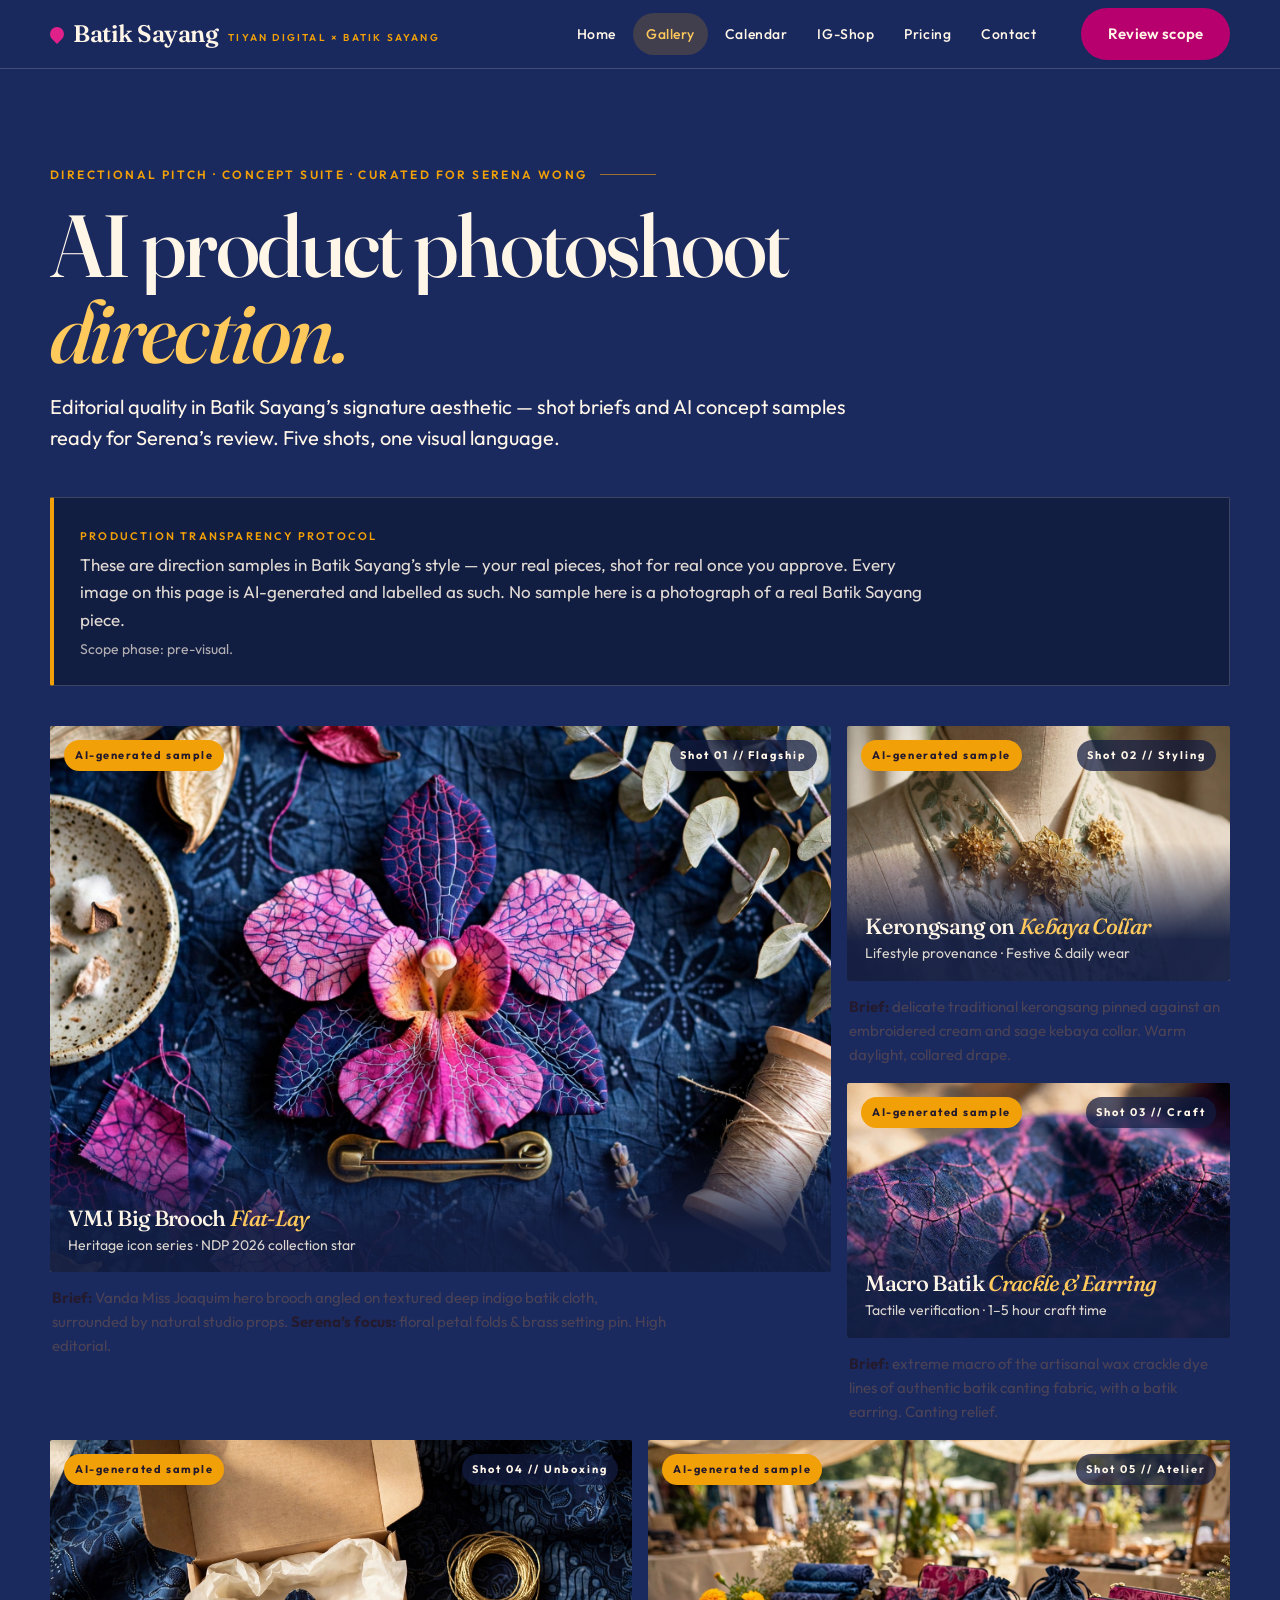
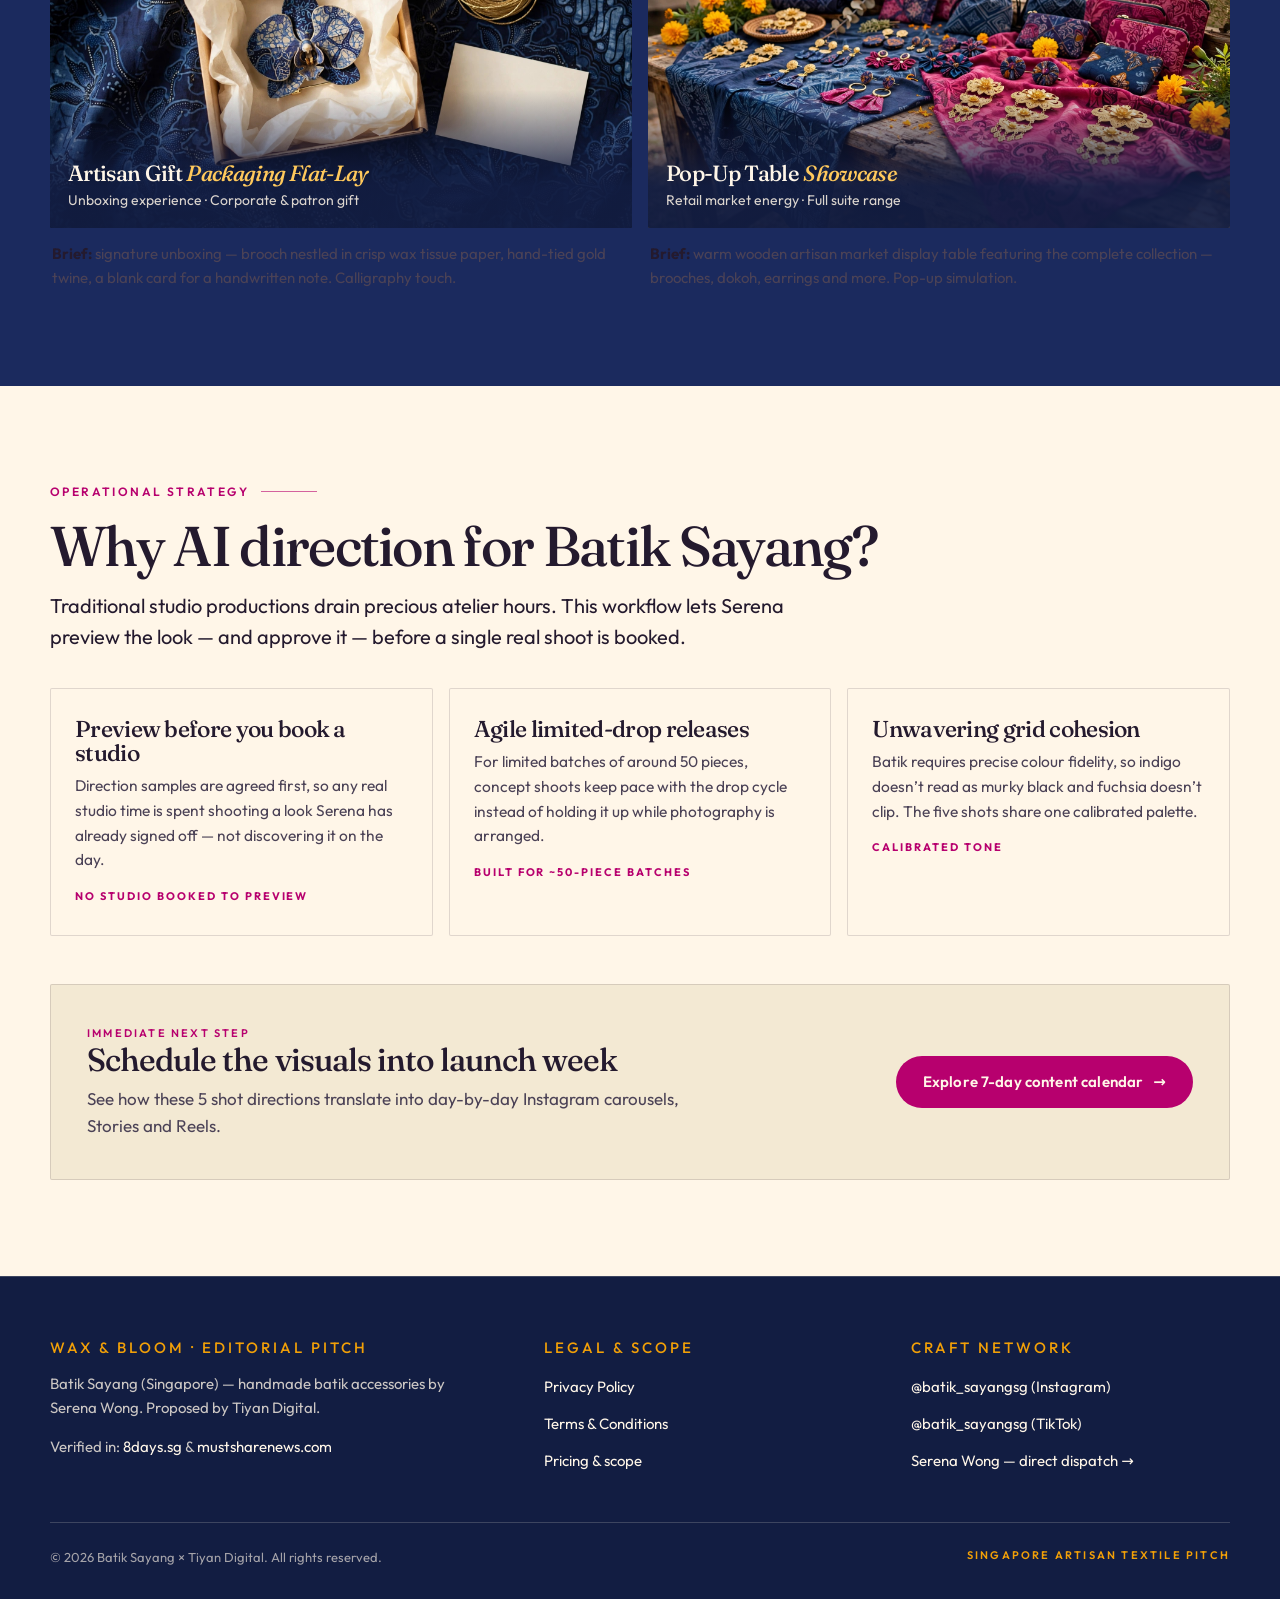
<file: gallery.html>
<!doctype html>
<html lang="en" class="no-js">
<head>
<meta charset="utf-8">
<meta name="viewport" content="width=device-width, initial-scale=1">
<title>AI Product Photoshoot Gallery — Batik Sayang proposal</title>
<meta name="description" content="Five AI-generated editorial product shots in Batik Sayang's batik style — direction samples, clearly labelled, shot for real once Serena approves.">
<link rel="stylesheet" href="assets/style.css">
<script src="assets/app.js" defer></script>
</head>
<body>
<a class="skip-link" href="#main">Skip to content</a>
<header class="site-header">
  <div class="wrap header-inner">
    <a class="brand" href="index.html"><span class="brand-mark" data-brand>Batik Sayang</span><span class="brand-sub">Tiyan Digital × Batik Sayang</span></a>
    <button class="nav-toggle" type="button" aria-expanded="false" aria-controls="site-nav">Menu</button>
    <nav class="site-nav" id="site-nav" aria-label="Main">
      <ul>
        <li><a href="index.html">Home</a></li>
        <li><a href="gallery.html" aria-current="page">Gallery</a></li>
        <li><a href="calendar.html">Calendar</a></li>
        <li><a href="shop.html">IG-Shop</a></li>
        <li><a href="pricing.html">Pricing</a></li>
        <li><a href="contact.html">Contact</a></li>
      </ul>
    </nav>
    <a class="btn btn--primary header-cta" href="pricing.html">Review scope</a>
  </div>
</header>

<main id="main">
  <section class="section section--indigo" aria-labelledby="gal-h">
    <div class="wrap">
      <p class="eyebrow">Directional pitch · Concept suite · Curated for Serena Wong</p>
      <h1 id="gal-h"><span class="rise"><span>AI product photoshoot</span></span><span class="rise" style="--d:.1s"><span><em>direction.</em></span></span></h1>
      <p class="lede">Editorial quality in Batik Sayang&rsquo;s signature aesthetic — shot briefs and AI concept samples ready for Serena&rsquo;s review. Five shots, one visual language.</p>

      <div class="transparency reveal">
        <p class="label">Production transparency protocol</p>
        <p>These are direction samples in Batik Sayang&rsquo;s style — your real pieces, shot for real once you approve. Every image on this page is AI-generated and labelled as such. No sample here is a photograph of a real Batik Sayang piece.</p>
        <p class="small muted">Scope phase: pre-visual.</p>
      </div>

      <div class="bento">
        <div class="shot--wide reveal">
          <figure class="shot" style="margin:0">
            <span class="badge-ai">AI-generated sample</span>
            <span class="shot-no">Shot 01 // Flagship</span>
            <img src="assets/img/shot-01-vmj-flatlay.jpg" alt="AI-generated sample: the Vanda Miss Joaquim Big Brooch, a batik orchid brooch with brass pin, laid flat on deep indigo batik cloth" width="1920" height="1280" loading="lazy">
            <figcaption>
              <h3>VMJ Big Brooch <em>Flat-Lay</em></h3>
              <p>Heritage icon series · NDP 2026 collection star</p>
            </figcaption>
          </figure>
          <p class="shot-brief"><strong>Brief:</strong> Vanda Miss Joaquim hero brooch angled on textured deep indigo batik cloth, surrounded by natural studio props. <strong>Serena&rsquo;s focus:</strong> floral petal folds &amp; brass setting pin. High editorial.</p>
        </div>

        <div class="shot--std reveal" style="--d:.08s">
          <figure class="shot" style="margin:0">
            <span class="badge-ai">AI-generated sample</span>
            <span class="shot-no">Shot 02 // Styling</span>
            <img src="assets/img/shot-02-kerongsang-kebaya.jpg" alt="AI-generated sample: a traditional three-piece kerongsang set pinned on an embroidered cream and sage kebaya collar" width="1920" height="1280" loading="lazy">
            <figcaption>
              <h3>Kerongsang on <em>Kebaya Collar</em></h3>
              <p>Lifestyle provenance · Festive &amp; daily wear</p>
            </figcaption>
          </figure>
          <p class="shot-brief"><strong>Brief:</strong> delicate traditional kerongsang pinned against an embroidered cream and sage kebaya collar. Warm daylight, collared drape.</p>
        </div>

        <div class="shot--std reveal" style="--d:.16s">
          <figure class="shot" style="margin:0">
            <span class="badge-ai">AI-generated sample</span>
            <span class="shot-no">Shot 03 // Craft</span>
            <img src="assets/img/shot-03-macro-crackle.jpg" alt="AI-generated sample: extreme macro of batik wax crackle dye lines in indigo and fuchsia with a small batik earring" width="1920" height="1280" loading="lazy">
            <figcaption>
              <h3>Macro Batik <em>Crackle &amp; Earring</em></h3>
              <p>Tactile verification · 1–5 hour craft time</p>
            </figcaption>
          </figure>
          <p class="shot-brief"><strong>Brief:</strong> extreme macro of the artisanal wax crackle dye lines of authentic batik canting fabric, with a batik earring. Canting relief.</p>
        </div>

        <div class="shot--tall reveal" style="--d:.24s">
          <figure class="shot" style="margin:0">
            <span class="badge-ai">AI-generated sample</span>
            <span class="shot-no">Shot 04 // Unboxing</span>
            <img src="assets/img/shot-04-gift-flatlay.jpg" alt="AI-generated sample: a batik orchid brooch nestled in cream tissue paper inside a gift box, with gold twine and a blank card" width="1920" height="1280" loading="lazy">
            <figcaption>
              <h3>Artisan Gift <em>Packaging Flat-Lay</em></h3>
              <p>Unboxing experience · Corporate &amp; patron gift</p>
            </figcaption>
          </figure>
          <p class="shot-brief"><strong>Brief:</strong> signature unboxing — brooch nestled in crisp wax tissue paper, hand-tied gold twine, a blank card for a handwritten note. Calligraphy touch.</p>
        </div>

        <div class="shot--tall reveal" style="--d:.32s">
          <figure class="shot" style="margin:0">
            <span class="badge-ai">AI-generated sample</span>
            <span class="shot-no">Shot 05 // Atelier</span>
            <img src="assets/img/shot-05-popup-table.jpg" alt="AI-generated sample: a warm wooden artisan market table with the full Batik Sayang collection laid out — brooches, earrings, kerongsang sets and pouches" width="1920" height="1280" loading="lazy">
            <figcaption>
              <h3>Pop-Up Table <em>Showcase</em></h3>
              <p>Retail market energy · Full suite range</p>
            </figcaption>
          </figure>
          <p class="shot-brief"><strong>Brief:</strong> warm wooden artisan market display table featuring the complete collection — brooches, dokoh, earrings and more. Pop-up simulation.</p>
        </div>
      </div>
    </div>
  </section>

  <section class="section section--cream" aria-labelledby="why-h">
    <div class="wrap">
      <p class="eyebrow">Operational strategy</p>
      <h2 id="why-h">Why AI direction for Batik Sayang?</h2>
      <p class="lede">Traditional studio productions drain precious atelier hours. This workflow lets Serena preview the look — and approve it — before a single real shoot is booked.</p>
      <div class="why-grid">
        <article class="why-card reveal">
          <h3>Preview before you book a studio</h3>
          <p>Direction samples are agreed first, so any real studio time is spent shooting a look Serena has already signed off — not discovering it on the day.</p>
          <span class="tag">No studio booked to preview</span>
        </article>
        <article class="why-card reveal" style="--d:.08s">
          <h3>Agile limited-drop releases</h3>
          <p>For limited batches of around 50 pieces, concept shoots keep pace with the drop cycle instead of holding it up while photography is arranged.</p>
          <span class="tag">Built for ~50-piece batches</span>
        </article>
        <article class="why-card reveal" style="--d:.16s">
          <h3>Unwavering grid cohesion</h3>
          <p>Batik requires precise colour fidelity, so indigo doesn&rsquo;t read as murky black and fuchsia doesn&rsquo;t clip. The five shots share one calibrated palette.</p>
          <span class="tag">Calibrated tone</span>
        </article>
      </div>
      <div class="next-band" style="margin-top:48px">
        <div>
          <p class="label" style="color:var(--orchid-deep)">Immediate next step</p>
          <h3>Schedule the visuals into launch week</h3>
          <p>See how these 5 shot directions translate into day-by-day Instagram carousels, Stories and Reels.</p>
        </div>
        <a class="btn btn--primary" href="calendar.html">Explore 7-day content calendar <span class="arr" aria-hidden="true">→</span></a>
      </div>
    </div>
  </section>
</main>

<footer class="site-footer">
  <div class="wrap footer-grid">
    <div>
      <h2>Wax &amp; Bloom · Editorial pitch</h2>
      <p><span data-brand>Batik Sayang</span> (Singapore) — handmade batik accessories by Serena Wong. Proposed by Tiyan Digital.</p>
      <p>Verified in: <a href="https://www.8days.sg/entertainment/local/halimah-yacob-wear-local-brooch-ndp-founder-cried-861861">8days.sg</a> &amp; <a href="https://mustsharenews.com/halimah-yacob-brooch-ndp/">mustsharenews.com</a></p>
    </div>
    <div>
      <h2>Legal &amp; scope</h2>
      <ul>
        <li><a href="privacy.html">Privacy Policy</a></li>
        <li><a href="terms.html">Terms &amp; Conditions</a></li>
        <li><a href="pricing.html">Pricing &amp; scope</a></li>
      </ul>
    </div>
    <div>
      <h2>Craft network</h2>
      <ul>
        <li><a href="https://www.instagram.com/batik_sayangsg">@batik_sayangsg (Instagram)</a></li>
        <li><a href="https://www.tiktok.com/@batik_sayangsg">@batik_sayangsg (TikTok)</a></li>
        <li><a href="contact.html">Serena Wong — direct dispatch →</a></li>
      </ul>
    </div>
  </div>
  <div class="wrap footer-bottom">
    <span>© 2026 Batik Sayang × Tiyan Digital. All rights reserved.</span>
    <span class="label">Singapore artisan textile pitch</span>
  </div>
</footer>
</body>
</html>
</file>
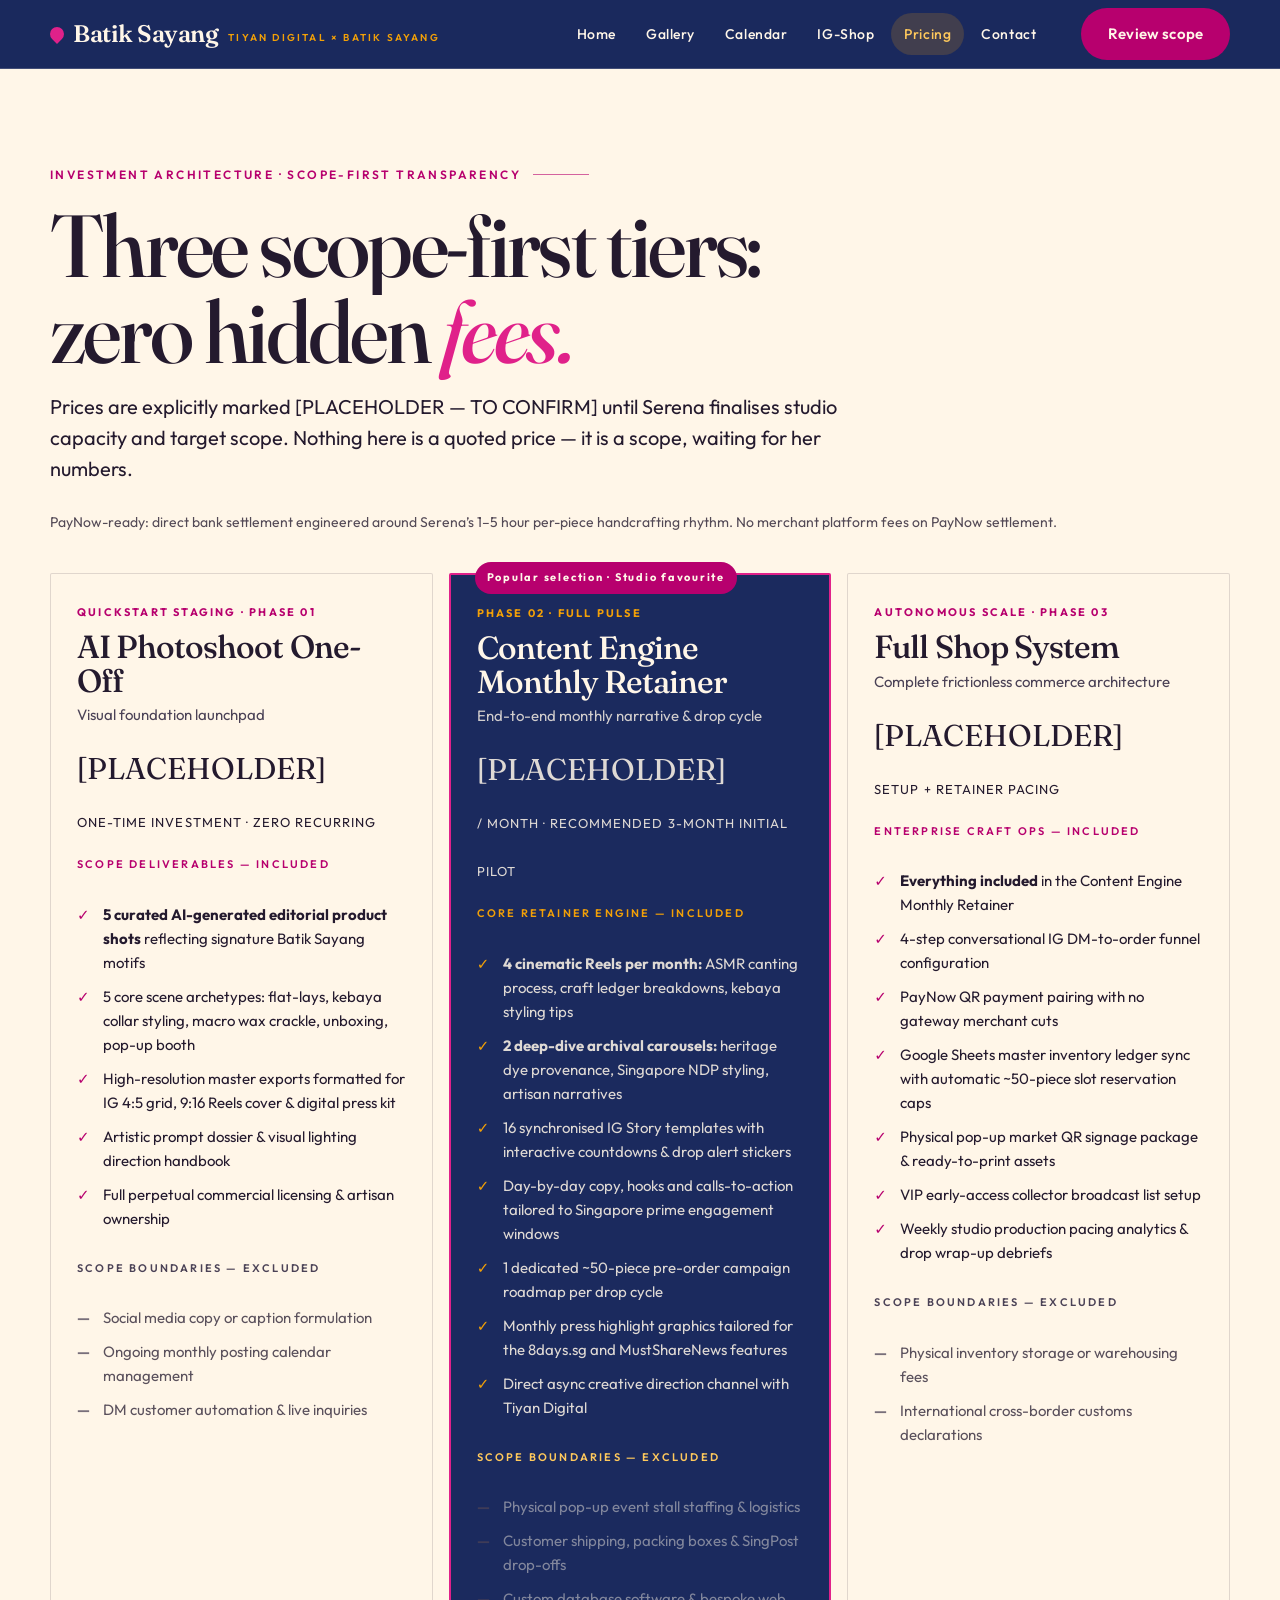
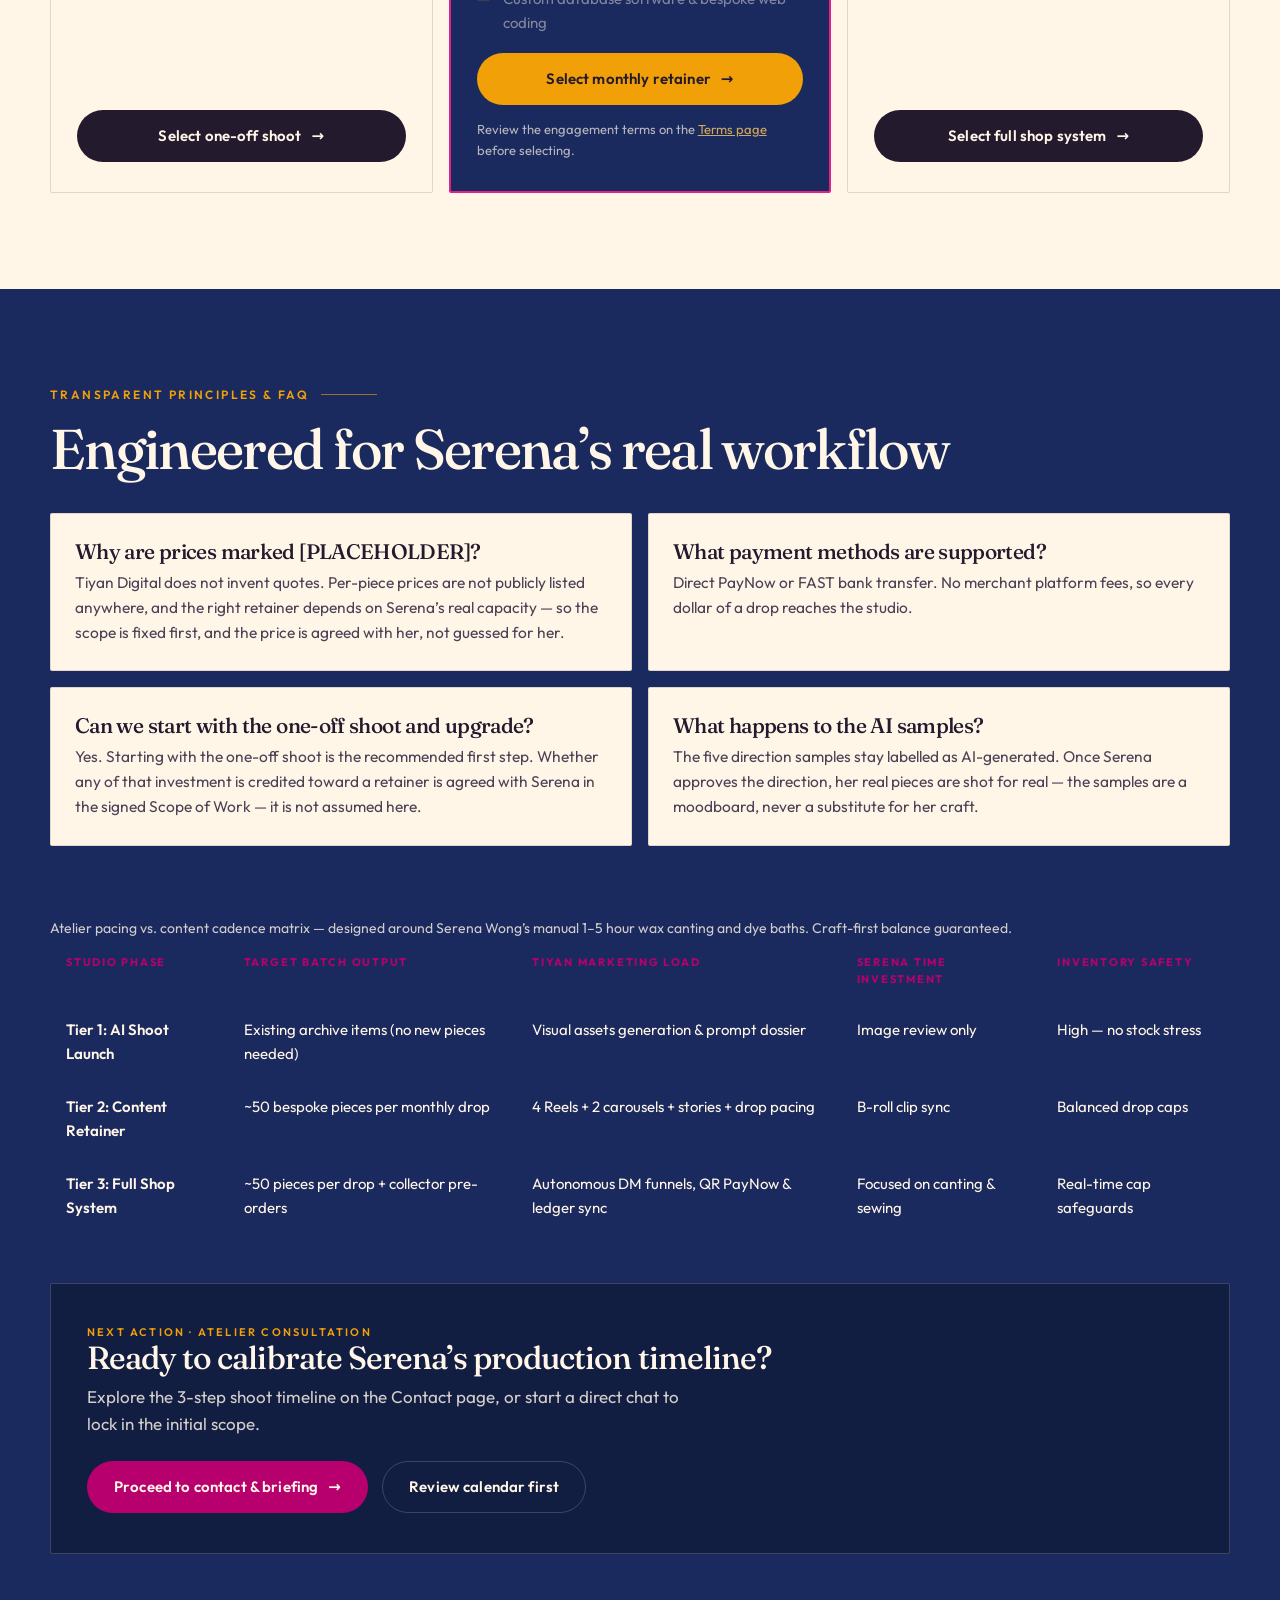
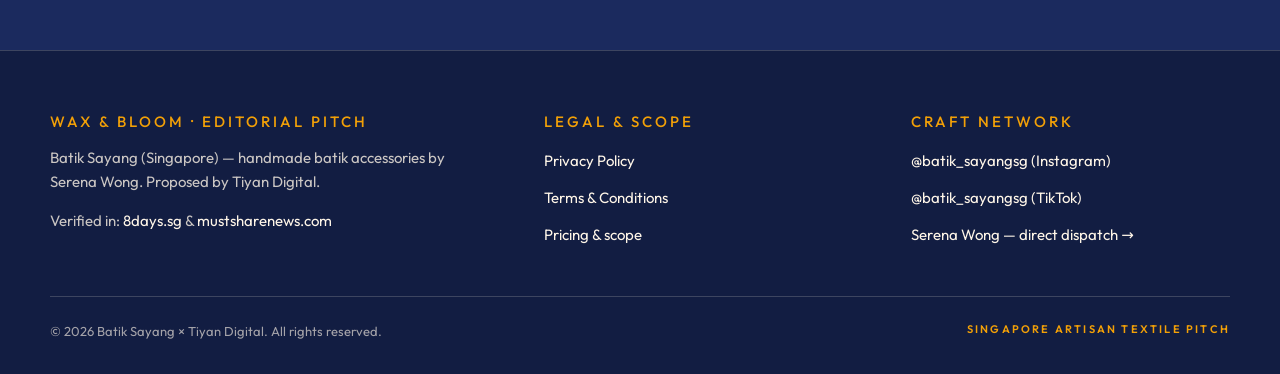
<file: pricing.html>
<!doctype html>
<html lang="en" class="no-js">
<head>
<meta charset="utf-8">
<meta name="viewport" content="width=device-width, initial-scale=1">
<title>Pricing &amp; Scope — Batik Sayang proposal</title>
<meta name="description" content="Three scope-first tiers for Batik Sayang: an AI photoshoot one-off, a content engine monthly retainer, and a full shop system. Prices marked placeholder until Serena confirms scope.">
<link rel="stylesheet" href="assets/style.css">
<script src="assets/app.js" defer></script>
</head>
<body>
<a class="skip-link" href="#main">Skip to content</a>
<header class="site-header">
  <div class="wrap header-inner">
    <a class="brand" href="index.html"><span class="brand-mark" data-brand>Batik Sayang</span><span class="brand-sub">Tiyan Digital × Batik Sayang</span></a>
    <button class="nav-toggle" type="button" aria-expanded="false" aria-controls="site-nav">Menu</button>
    <nav class="site-nav" id="site-nav" aria-label="Main">
      <ul>
        <li><a href="index.html">Home</a></li>
        <li><a href="gallery.html">Gallery</a></li>
        <li><a href="calendar.html">Calendar</a></li>
        <li><a href="shop.html">IG-Shop</a></li>
        <li><a href="pricing.html" aria-current="page">Pricing</a></li>
        <li><a href="contact.html">Contact</a></li>
      </ul>
    </nav>
    <a class="btn btn--primary header-cta" href="pricing.html">Review scope</a>
  </div>
</header>

<main id="main">
  <section class="section section--cream" aria-labelledby="price-h">
    <div class="wrap">
      <p class="eyebrow">Investment architecture · Scope-first transparency</p>
      <h1 id="price-h"><span class="rise"><span>Three scope-first tiers:</span></span><span class="rise" style="--d:.1s"><span>zero hidden <em>fees.</em></span></span></h1>
      <p class="lede">Prices are explicitly marked [PLACEHOLDER — TO CONFIRM] until Serena finalises studio capacity and target scope. Nothing here is a quoted price — it is a scope, waiting for her numbers.</p>
      <p class="small muted">PayNow-ready: direct bank settlement engineered around Serena&rsquo;s 1–5 hour per-piece handcrafting rhythm. No merchant platform fees on PayNow settlement.</p>

      <div class="tiers">
        <article class="tier reveal">
          <span class="phase">Quickstart staging · Phase 01</span>
          <h3>AI Photoshoot One-Off</h3>
          <p class="tier-sub">Visual foundation launchpad</p>
          <p class="tier-price">[PLACEHOLDER]<br><small>ONE-TIME INVESTMENT · ZERO RECURRING</small></p>
          <p class="label" style="color:var(--orchid-deep)">Scope deliverables — included</p>
          <ul>
            <li><strong>5 curated AI-generated editorial product shots</strong> reflecting signature Batik Sayang motifs</li>
            <li>5 core scene archetypes: flat-lays, kebaya collar styling, macro wax crackle, unboxing, pop-up booth</li>
            <li>High-resolution master exports formatted for IG 4:5 grid, 9:16 Reels cover &amp; digital press kit</li>
            <li>Artistic prompt dossier &amp; visual lighting direction handbook</li>
            <li>Full perpetual commercial licensing &amp; artisan ownership</li>
          </ul>
          <p class="label" style="color:var(--ink-soft)">Scope boundaries — excluded</p>
          <ul class="tier-excl">
            <li>Social media copy or caption formulation</li>
            <li>Ongoing monthly posting calendar management</li>
            <li>DM customer automation &amp; live inquiries</li>
          </ul>
          <a class="btn btn--ink" href="contact.html">Select one-off shoot <span class="arr" aria-hidden="true">→</span></a>
        </article>

        <article class="tier tier--featured reveal" style="--d:.08s">
          <span class="tier-flag">Popular selection · Studio favourite</span>
          <span class="phase">Phase 02 · Full pulse</span>
          <h3>Content Engine Monthly Retainer</h3>
          <p class="tier-sub">End-to-end monthly narrative &amp; drop cycle</p>
          <p class="tier-price">[PLACEHOLDER]<br><small>/ MONTH · RECOMMENDED 3-MONTH INITIAL PILOT</small></p>
          <p class="label" style="color:var(--marigold)">Core retainer engine — included</p>
          <ul>
            <li><strong>4 cinematic Reels per month:</strong> ASMR canting process, craft ledger breakdowns, kebaya styling tips</li>
            <li><strong>2 deep-dive archival carousels:</strong> heritage dye provenance, Singapore NDP styling, artisan narratives</li>
            <li>16 synchronised IG Story templates with interactive countdowns &amp; drop alert stickers</li>
            <li>Day-by-day copy, hooks and calls-to-action tailored to Singapore prime engagement windows</li>
            <li>1 dedicated ~50-piece pre-order campaign roadmap per drop cycle</li>
            <li>Monthly press highlight graphics tailored for the 8days.sg and MustShareNews features</li>
            <li>Direct async creative direction channel with Tiyan Digital</li>
          </ul>
          <p class="label" style="color:var(--marigold-soft)">Scope boundaries — excluded</p>
          <ul class="tier-excl">
            <li>Physical pop-up event stall staffing &amp; logistics</li>
            <li>Customer shipping, packing boxes &amp; SingPost drop-offs</li>
            <li>Custom database software &amp; bespoke web coding</li>
          </ul>
          <a class="btn btn--marigold" href="contact.html">Select monthly retainer <span class="arr" aria-hidden="true">→</span></a>
          <p class="tier-note">Review the engagement terms on the <a href="terms.html" style="color:var(--marigold-soft)">Terms page</a> before selecting.</p>
        </article>

        <article class="tier reveal" style="--d:.16s">
          <span class="phase">Autonomous scale · Phase 03</span>
          <h3>Full Shop System</h3>
          <p class="tier-sub">Complete frictionless commerce architecture</p>
          <p class="tier-price">[PLACEHOLDER]<br><small>SETUP + RETAINER PACING</small></p>
          <p class="label" style="color:var(--orchid-deep)">Enterprise craft ops — included</p>
          <ul>
            <li><strong>Everything included</strong> in the Content Engine Monthly Retainer</li>
            <li>4-step conversational IG DM-to-order funnel configuration</li>
            <li>PayNow QR payment pairing with no gateway merchant cuts</li>
            <li>Google Sheets master inventory ledger sync with automatic ~50-piece slot reservation caps</li>
            <li>Physical pop-up market QR signage package &amp; ready-to-print assets</li>
            <li>VIP early-access collector broadcast list setup</li>
            <li>Weekly studio production pacing analytics &amp; drop wrap-up debriefs</li>
          </ul>
          <p class="label" style="color:var(--ink-soft)">Scope boundaries — excluded</p>
          <ul class="tier-excl">
            <li>Physical inventory storage or warehousing fees</li>
            <li>International cross-border customs declarations</li>
          </ul>
          <a class="btn btn--ink" href="contact.html">Select full shop system <span class="arr" aria-hidden="true">→</span></a>
        </article>
      </div>
    </div>
  </section>

  <section class="section section--indigo" aria-labelledby="faq-h">
    <div class="wrap">
      <p class="eyebrow">Transparent principles &amp; FAQ</p>
      <h2 id="faq-h">Engineered for Serena&rsquo;s real workflow</h2>
      <div class="faq">
        <article class="faq-item reveal">
          <h3>Why are prices marked [PLACEHOLDER]?</h3>
          <p>Tiyan Digital does not invent quotes. Per-piece prices are not publicly listed anywhere, and the right retainer depends on Serena&rsquo;s real capacity — so the scope is fixed first, and the price is agreed with her, not guessed for her.</p>
        </article>
        <article class="faq-item reveal" style="--d:.08s">
          <h3>What payment methods are supported?</h3>
          <p>Direct PayNow or FAST bank transfer. No merchant platform fees, so every dollar of a drop reaches the studio.</p>
        </article>
        <article class="faq-item reveal" style="--d:.16s">
          <h3>Can we start with the one-off shoot and upgrade?</h3>
          <p>Yes. Starting with the one-off shoot is the recommended first step. Whether any of that investment is credited toward a retainer is agreed with Serena in the signed Scope of Work — it is not assumed here.</p>
        </article>
        <article class="faq-item reveal" style="--d:.24s">
          <h3>What happens to the AI samples?</h3>
          <p>The five direction samples stay labelled as AI-generated. Once Serena approves the direction, her real pieces are shot for real — the samples are a moodboard, never a substitute for her craft.</p>
        </article>
      </div>

      <div class="matrix-wrap">
        <table class="matrix">
          <caption class="small" style="text-align:left; padding: 36px 0 0; color:rgba(255,246,232,.8)">Atelier pacing vs. content cadence matrix — designed around Serena Wong&rsquo;s manual 1–5 hour wax canting and dye baths. Craft-first balance guaranteed.</caption>
          <thead>
            <tr><th scope="col">Studio phase</th><th scope="col">Target batch output</th><th scope="col">Tiyan marketing load</th><th scope="col">Serena time investment</th><th scope="col">Inventory safety</th></tr>
          </thead>
          <tbody>
            <tr><td>Tier 1: AI Shoot Launch</td><td>Existing archive items (no new pieces needed)</td><td>Visual assets generation &amp; prompt dossier</td><td>Image review only</td><td>High — no stock stress</td></tr>
            <tr><td>Tier 2: Content Retainer</td><td>~50 bespoke pieces per monthly drop</td><td>4 Reels + 2 carousels + stories + drop pacing</td><td>B-roll clip sync</td><td>Balanced drop caps</td></tr>
            <tr><td>Tier 3: Full Shop System</td><td>~50 pieces per drop + collector pre-orders</td><td>Autonomous DM funnels, QR PayNow &amp; ledger sync</td><td>Focused on canting &amp; sewing</td><td>Real-time cap safeguards</td></tr>
          </tbody>
        </table>
      </div>

      <div class="next-band" style="margin-top:48px">
        <div>
          <p class="label" style="color:var(--marigold)">Next action · Atelier consultation</p>
          <h3>Ready to calibrate Serena&rsquo;s production timeline?</h3>
          <p>Explore the 3-step shoot timeline on the Contact page, or start a direct chat to lock in the initial scope.</p>
        </div>
        <div class="cta-row">
          <a class="btn btn--primary" href="contact.html">Proceed to contact &amp; briefing <span class="arr" aria-hidden="true">→</span></a>
          <a class="btn btn--ghost" href="calendar.html">Review calendar first</a>
        </div>
      </div>
    </div>
  </section>
</main>

<footer class="site-footer">
  <div class="wrap footer-grid">
    <div>
      <h2>Wax &amp; Bloom · Editorial pitch</h2>
      <p><span data-brand>Batik Sayang</span> (Singapore) — handmade batik accessories by Serena Wong. Proposed by Tiyan Digital.</p>
      <p>Verified in: <a href="https://www.8days.sg/entertainment/local/halimah-yacob-wear-local-brooch-ndp-founder-cried-861861">8days.sg</a> &amp; <a href="https://mustsharenews.com/halimah-yacob-brooch-ndp/">mustsharenews.com</a></p>
    </div>
    <div>
      <h2>Legal &amp; scope</h2>
      <ul>
        <li><a href="privacy.html">Privacy Policy</a></li>
        <li><a href="terms.html">Terms &amp; Conditions</a></li>
        <li><a href="pricing.html">Pricing &amp; scope</a></li>
      </ul>
    </div>
    <div>
      <h2>Craft network</h2>
      <ul>
        <li><a href="https://www.instagram.com/batik_sayangsg">@batik_sayangsg (Instagram)</a></li>
        <li><a href="https://www.tiktok.com/@batik_sayangsg">@batik_sayangsg (TikTok)</a></li>
        <li><a href="contact.html">Serena Wong — direct dispatch →</a></li>
      </ul>
    </div>
  </div>
  <div class="wrap footer-bottom">
    <span>© 2026 Batik Sayang × Tiyan Digital. All rights reserved.</span>
    <span class="label">Singapore artisan textile pitch</span>
  </div>
</footer>
</body>
</html>
</file>
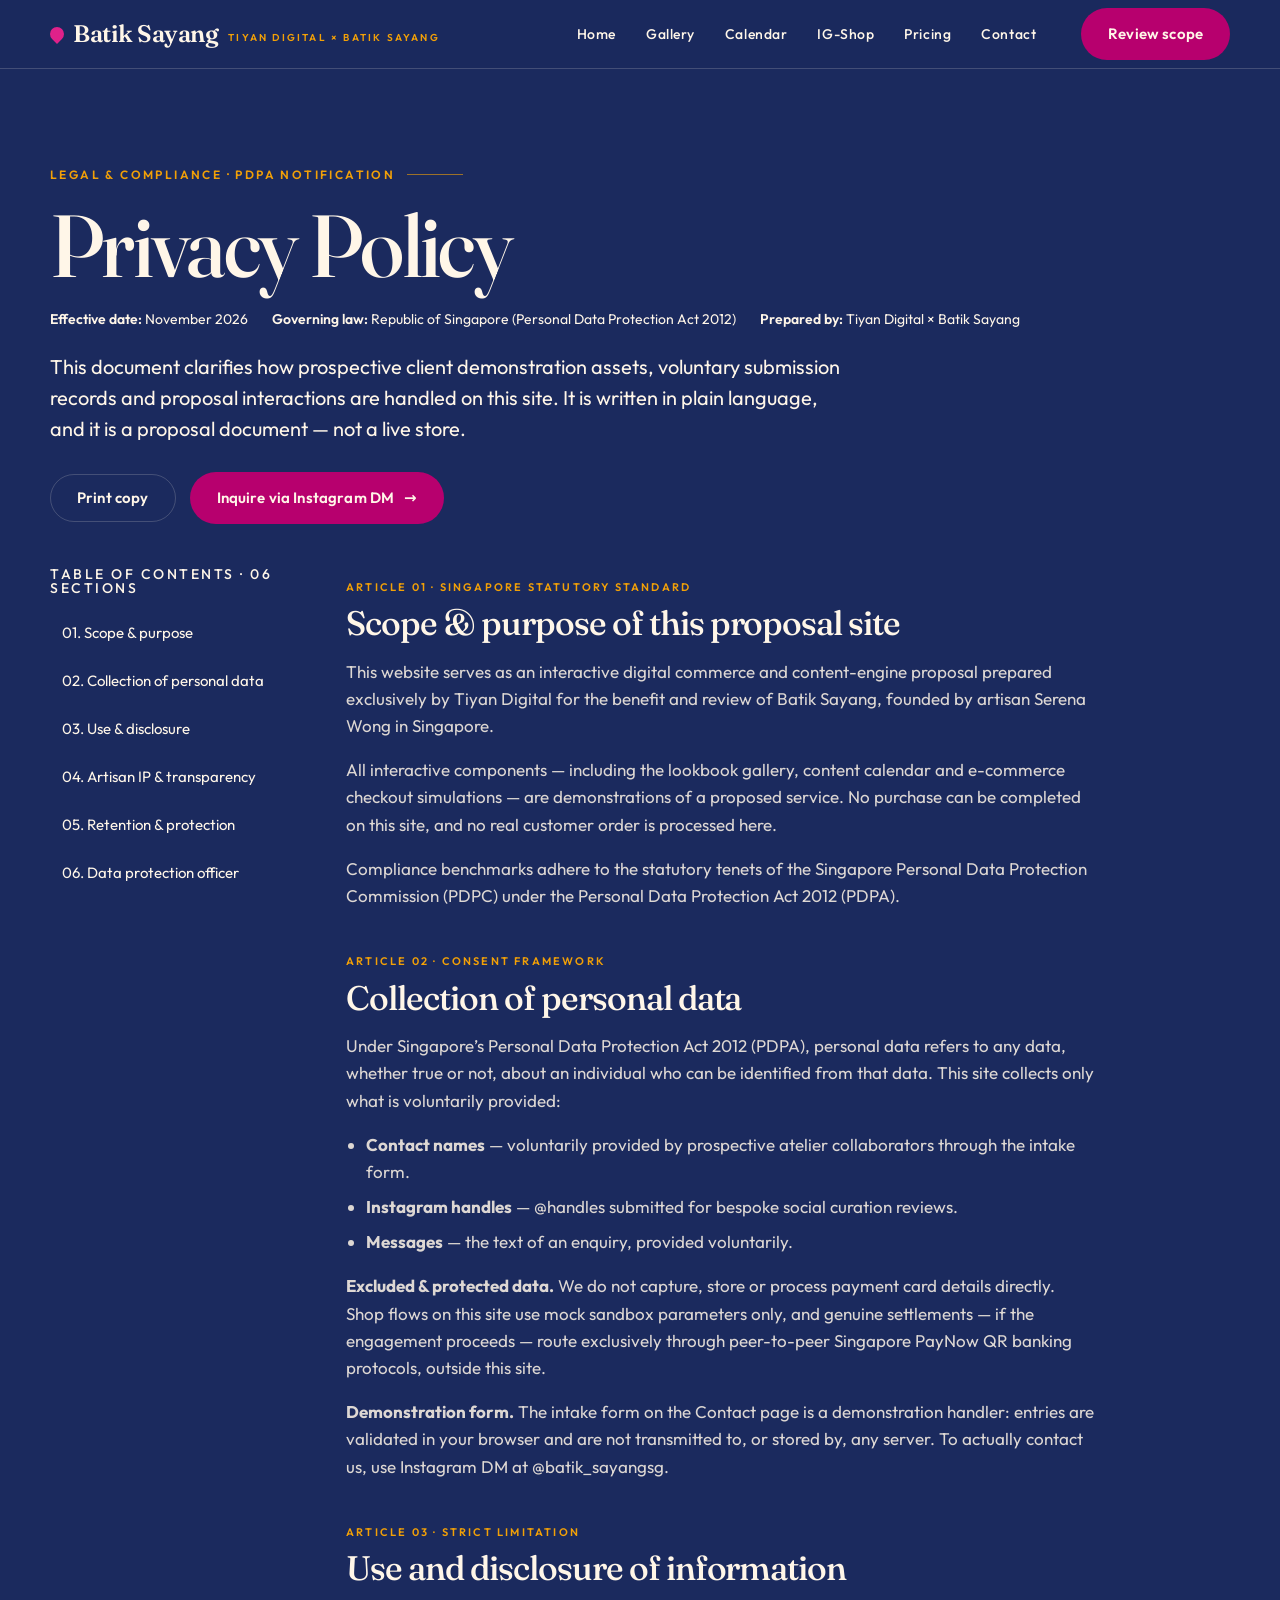
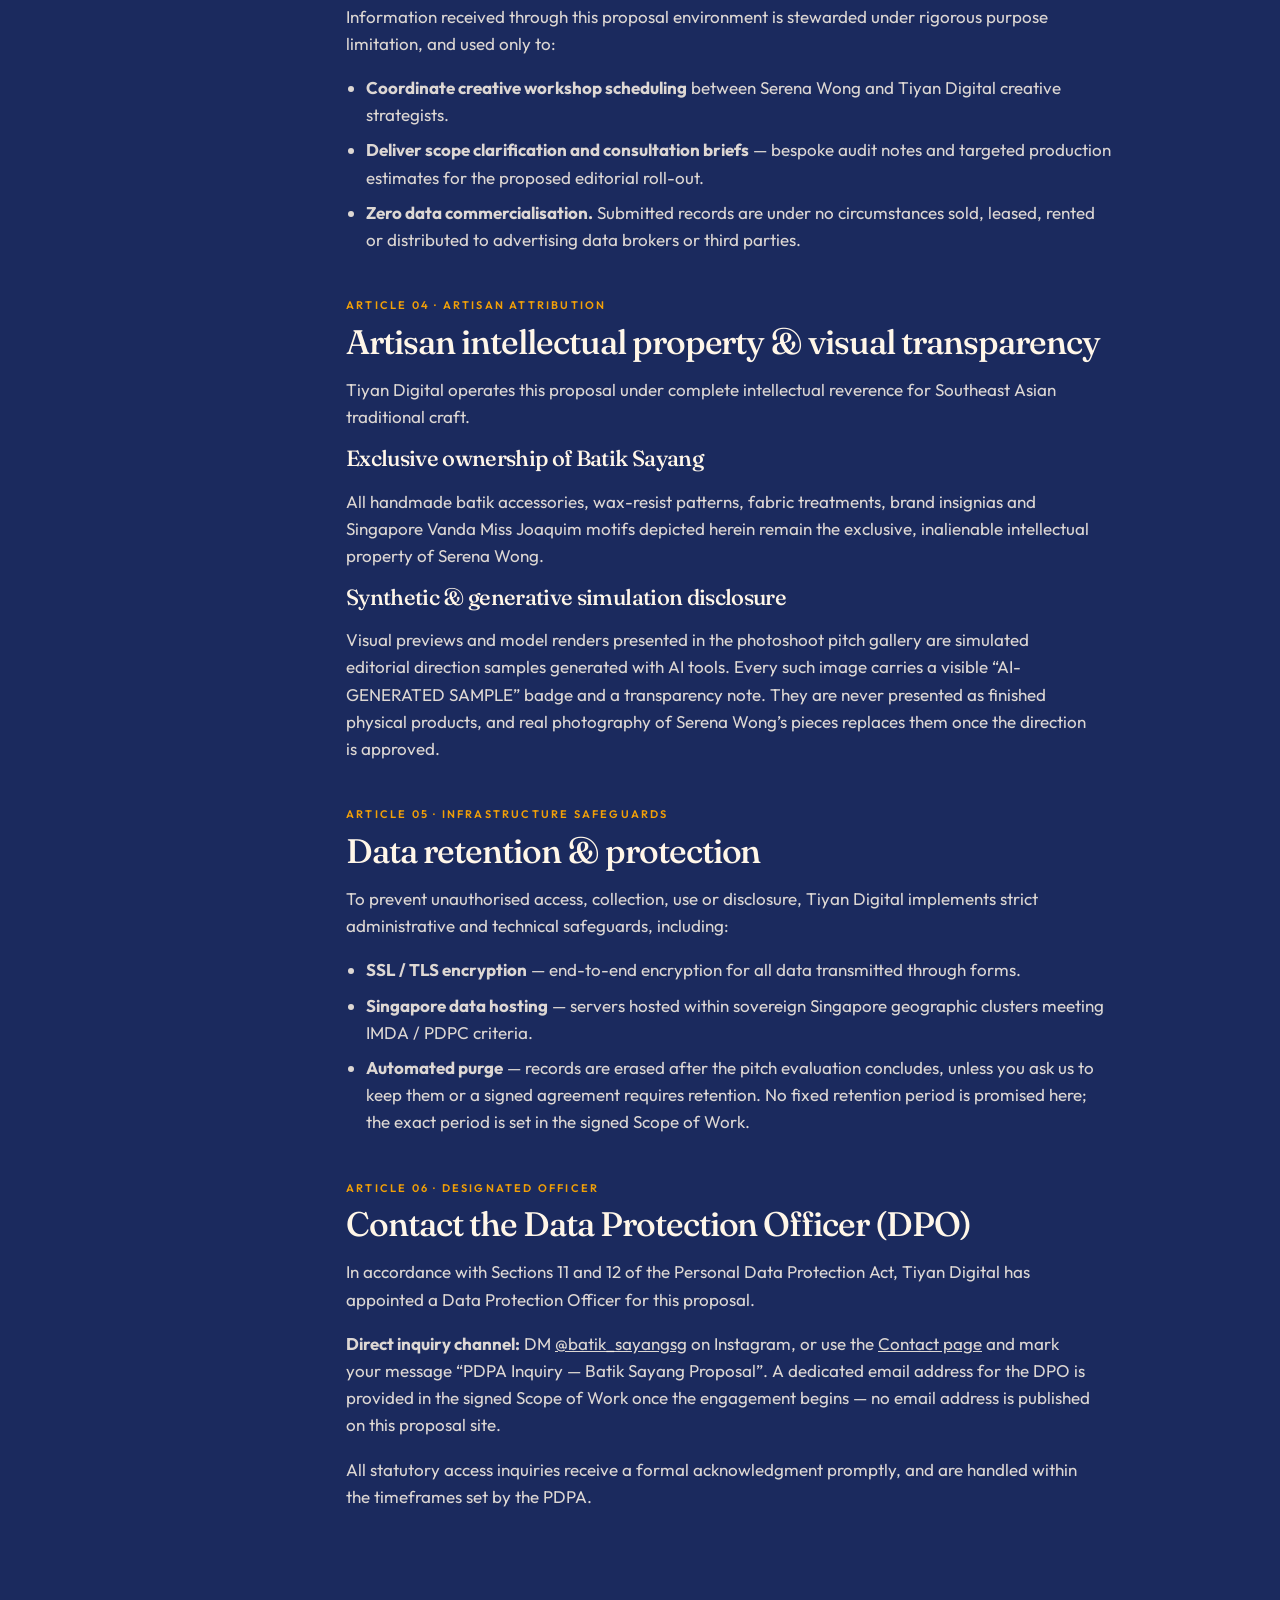
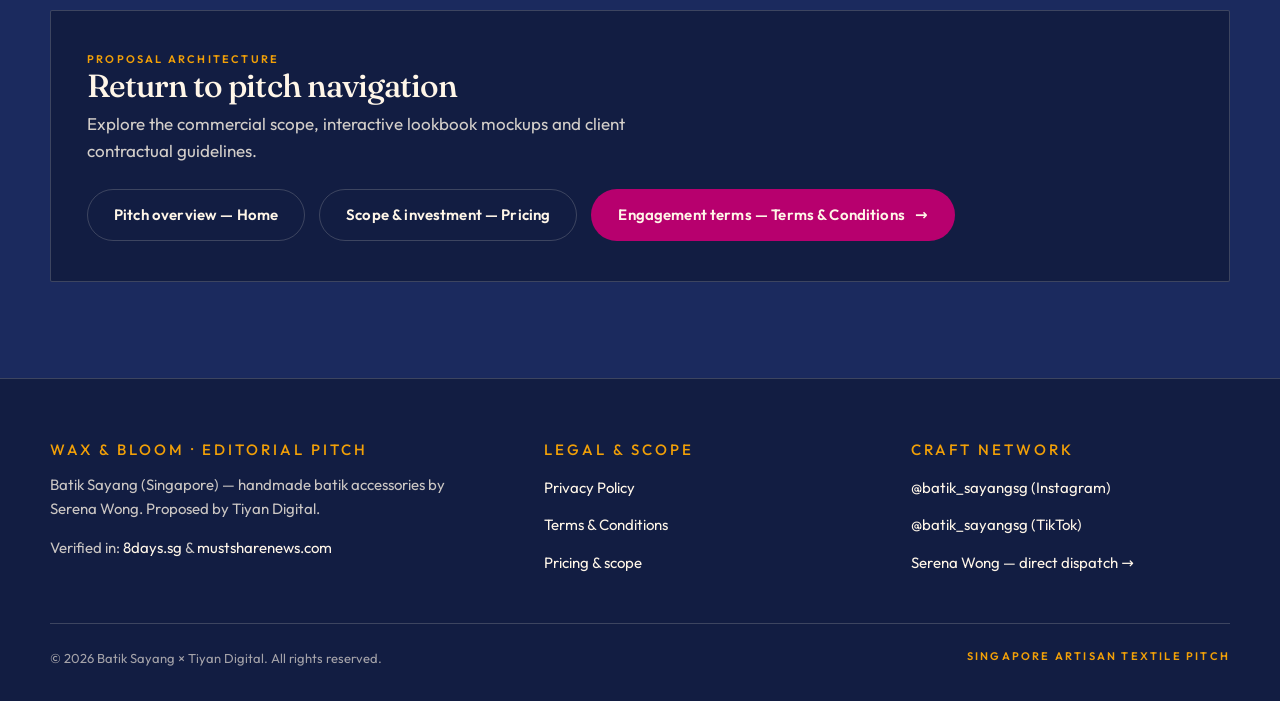
<file: privacy.html>
<!doctype html>
<html lang="en" class="no-js">
<head>
<meta charset="utf-8">
<meta name="viewport" content="width=device-width, initial-scale=1">
<title>Privacy Policy — Batik Sayang proposal</title>
<meta name="description" content="Privacy Policy for the Batik Sayang × Tiyan Digital proposal site: what data is collected, why, and how it is protected under Singapore's PDPA.">
<link rel="stylesheet" href="assets/style.css">
<script src="assets/app.js" defer></script>
</head>
<body>
<a class="skip-link" href="#main">Skip to content</a>
<header class="site-header">
  <div class="wrap header-inner">
    <a class="brand" href="index.html"><span class="brand-mark" data-brand>Batik Sayang</span><span class="brand-sub">Tiyan Digital × Batik Sayang</span></a>
    <button class="nav-toggle" type="button" aria-expanded="false" aria-controls="site-nav">Menu</button>
    <nav class="site-nav" id="site-nav" aria-label="Main">
      <ul>
        <li><a href="index.html">Home</a></li>
        <li><a href="gallery.html">Gallery</a></li>
        <li><a href="calendar.html">Calendar</a></li>
        <li><a href="shop.html">IG-Shop</a></li>
        <li><a href="pricing.html">Pricing</a></li>
        <li><a href="contact.html">Contact</a></li>
      </ul>
    </nav>
    <a class="btn btn--primary header-cta" href="pricing.html">Review scope</a>
  </div>
</header>

<main id="main">
  <section class="section section--indigo" aria-labelledby="priv-h">
    <div class="wrap">
      <p class="eyebrow">Legal &amp; compliance · PDPA notification</p>
      <h1 id="priv-h">Privacy Policy</h1>
      <div class="legal-meta">
        <span><strong>Effective date:</strong> November 2026</span>
        <span><strong>Governing law:</strong> Republic of Singapore (Personal Data Protection Act 2012)</span>
        <span><strong>Prepared by:</strong> Tiyan Digital × Batik Sayang</span>
      </div>
      <p class="lede" style="margin-top:20px">This document clarifies how prospective client demonstration assets, voluntary submission records and proposal interactions are handled on this site. It is written in plain language, and it is a proposal document — not a live store.</p>
      <div class="cta-row">
        <button class="btn btn--ghost" type="button" id="print-copy">Print copy</button>
        <a class="btn btn--primary" href="contact.html">Inquire via Instagram DM <span class="arr" aria-hidden="true">→</span></a>
      </div>

      <div class="legal-layout">
        <nav class="legal-toc" aria-label="Privacy policy contents">
          <h2>Table of contents · 06 sections</h2>
          <ol>
            <li><a href="#pp-1">01. Scope &amp; purpose</a></li>
            <li><a href="#pp-2">02. Collection of personal data</a></li>
            <li><a href="#pp-3">03. Use &amp; disclosure</a></li>
            <li><a href="#pp-4">04. Artisan IP &amp; transparency</a></li>
            <li><a href="#pp-5">05. Retention &amp; protection</a></li>
            <li><a href="#pp-6">06. Data protection officer</a></li>
          </ol>
        </nav>
        <div class="legal-body">
          <article id="pp-1">
            <p class="label" style="color:var(--marigold)">Article 01 · Singapore statutory standard</p>
            <h2>Scope &amp; purpose of this proposal site</h2>
            <p>This website serves as an interactive digital commerce and content-engine proposal prepared exclusively by Tiyan Digital for the benefit and review of Batik Sayang, founded by artisan Serena Wong in Singapore.</p>
            <p>All interactive components — including the lookbook gallery, content calendar and e-commerce checkout simulations — are demonstrations of a proposed service. No purchase can be completed on this site, and no real customer order is processed here.</p>
            <p>Compliance benchmarks adhere to the statutory tenets of the Singapore Personal Data Protection Commission (PDPC) under the Personal Data Protection Act 2012 (PDPA).</p>
          </article>
          <article id="pp-2">
            <p class="label" style="color:var(--marigold)">Article 02 · Consent framework</p>
            <h2>Collection of personal data</h2>
            <p>Under Singapore&rsquo;s Personal Data Protection Act 2012 (PDPA), personal data refers to any data, whether true or not, about an individual who can be identified from that data. This site collects only what is voluntarily provided:</p>
            <ul>
              <li><strong>Contact names</strong> — voluntarily provided by prospective atelier collaborators through the intake form.</li>
              <li><strong>Instagram handles</strong> — @handles submitted for bespoke social curation reviews.</li>
              <li><strong>Messages</strong> — the text of an enquiry, provided voluntarily.</li>
            </ul>
            <p><strong>Excluded &amp; protected data.</strong> We do not capture, store or process payment card details directly. Shop flows on this site use mock sandbox parameters only, and genuine settlements — if the engagement proceeds — route exclusively through peer-to-peer Singapore PayNow QR banking protocols, outside this site.</p>
            <p><strong>Demonstration form.</strong> The intake form on the Contact page is a demonstration handler: entries are validated in your browser and are not transmitted to, or stored by, any server. To actually contact us, use Instagram DM at @batik_sayangsg.</p>
          </article>
          <article id="pp-3">
            <p class="label" style="color:var(--marigold)">Article 03 · Strict limitation</p>
            <h2>Use and disclosure of information</h2>
            <p>Information received through this proposal environment is stewarded under rigorous purpose limitation, and used only to:</p>
            <ul>
              <li><strong>Coordinate creative workshop scheduling</strong> between Serena Wong and Tiyan Digital creative strategists.</li>
              <li><strong>Deliver scope clarification and consultation briefs</strong> — bespoke audit notes and targeted production estimates for the proposed editorial roll-out.</li>
              <li><strong>Zero data commercialisation.</strong> Submitted records are under no circumstances sold, leased, rented or distributed to advertising data brokers or third parties.</li>
            </ul>
          </article>
          <article id="pp-4">
            <p class="label" style="color:var(--marigold)">Article 04 · Artisan attribution</p>
            <h2>Artisan intellectual property &amp; visual transparency</h2>
            <p>Tiyan Digital operates this proposal under complete intellectual reverence for Southeast Asian traditional craft.</p>
            <h3 style="font-size:22px">Exclusive ownership of Batik Sayang</h3>
            <p>All handmade batik accessories, wax-resist patterns, fabric treatments, brand insignias and Singapore Vanda Miss Joaquim motifs depicted herein remain the exclusive, inalienable intellectual property of Serena Wong.</p>
            <h3 style="font-size:22px">Synthetic &amp; generative simulation disclosure</h3>
            <p>Visual previews and model renders presented in the photoshoot pitch gallery are simulated editorial direction samples generated with AI tools. Every such image carries a visible &ldquo;AI-GENERATED SAMPLE&rdquo; badge and a transparency note. They are never presented as finished physical products, and real photography of Serena Wong&rsquo;s pieces replaces them once the direction is approved.</p>
          </article>
          <article id="pp-5">
            <p class="label" style="color:var(--marigold)">Article 05 · Infrastructure safeguards</p>
            <h2>Data retention &amp; protection</h2>
            <p>To prevent unauthorised access, collection, use or disclosure, Tiyan Digital implements strict administrative and technical safeguards, including:</p>
            <ul>
              <li><strong>SSL / TLS encryption</strong> — end-to-end encryption for all data transmitted through forms.</li>
              <li><strong>Singapore data hosting</strong> — servers hosted within sovereign Singapore geographic clusters meeting IMDA / PDPC criteria.</li>
              <li><strong>Automated purge</strong> — records are erased after the pitch evaluation concludes, unless you ask us to keep them or a signed agreement requires retention. No fixed retention period is promised here; the exact period is set in the signed Scope of Work.</li>
            </ul>
          </article>
          <article id="pp-6">
            <p class="label" style="color:var(--marigold)">Article 06 · Designated officer</p>
            <h2>Contact the Data Protection Officer (DPO)</h2>
            <p>In accordance with Sections 11 and 12 of the Personal Data Protection Act, Tiyan Digital has appointed a Data Protection Officer for this proposal.</p>
            <p><strong>Direct inquiry channel:</strong> DM <a href="https://www.instagram.com/batik_sayangsg">@batik_sayangsg</a> on Instagram, or use the <a href="contact.html">Contact page</a> and mark your message &ldquo;PDPA Inquiry — Batik Sayang Proposal&rdquo;. A dedicated email address for the DPO is provided in the signed Scope of Work once the engagement begins — no email address is published on this proposal site.</p>
            <p>All statutory access inquiries receive a formal acknowledgment promptly, and are handled within the timeframes set by the PDPA.</p>
          </article>
        </div>
      </div>

      <div class="next-band return-band">
        <div>
          <p class="label" style="color:var(--marigold)">Proposal architecture</p>
          <h3>Return to pitch navigation</h3>
          <p>Explore the commercial scope, interactive lookbook mockups and client contractual guidelines.</p>
        </div>
        <div class="cta-row">
          <a class="btn btn--ghost" href="index.html">Pitch overview — Home</a>
          <a class="btn btn--ghost" href="pricing.html">Scope &amp; investment — Pricing</a>
          <a class="btn btn--primary" href="terms.html">Engagement terms — Terms &amp; Conditions <span class="arr" aria-hidden="true">→</span></a>
        </div>
      </div>
    </div>
  </section>
</main>

<footer class="site-footer">
  <div class="wrap footer-grid">
    <div>
      <h2>Wax &amp; Bloom · Editorial pitch</h2>
      <p><span data-brand>Batik Sayang</span> (Singapore) — handmade batik accessories by Serena Wong. Proposed by Tiyan Digital.</p>
      <p>Verified in: <a href="https://www.8days.sg/entertainment/local/halimah-yacob-wear-local-brooch-ndp-founder-cried-861861">8days.sg</a> &amp; <a href="https://mustsharenews.com/halimah-yacob-brooch-ndp/">mustsharenews.com</a></p>
    </div>
    <div>
      <h2>Legal &amp; scope</h2>
      <ul>
        <li><a href="privacy.html">Privacy Policy</a></li>
        <li><a href="terms.html">Terms &amp; Conditions</a></li>
        <li><a href="pricing.html">Pricing &amp; scope</a></li>
      </ul>
    </div>
    <div>
      <h2>Craft network</h2>
      <ul>
        <li><a href="https://www.instagram.com/batik_sayangsg">@batik_sayangsg (Instagram)</a></li>
        <li><a href="https://www.tiktok.com/@batik_sayangsg">@batik_sayangsg (TikTok)</a></li>
        <li><a href="contact.html">Serena Wong — direct dispatch →</a></li>
      </ul>
    </div>
  </div>
  <div class="wrap footer-bottom">
    <span>© 2026 Batik Sayang × Tiyan Digital. All rights reserved.</span>
    <span class="label">Singapore artisan textile pitch</span>
  </div>
</footer>
</body>
</html>
</file>
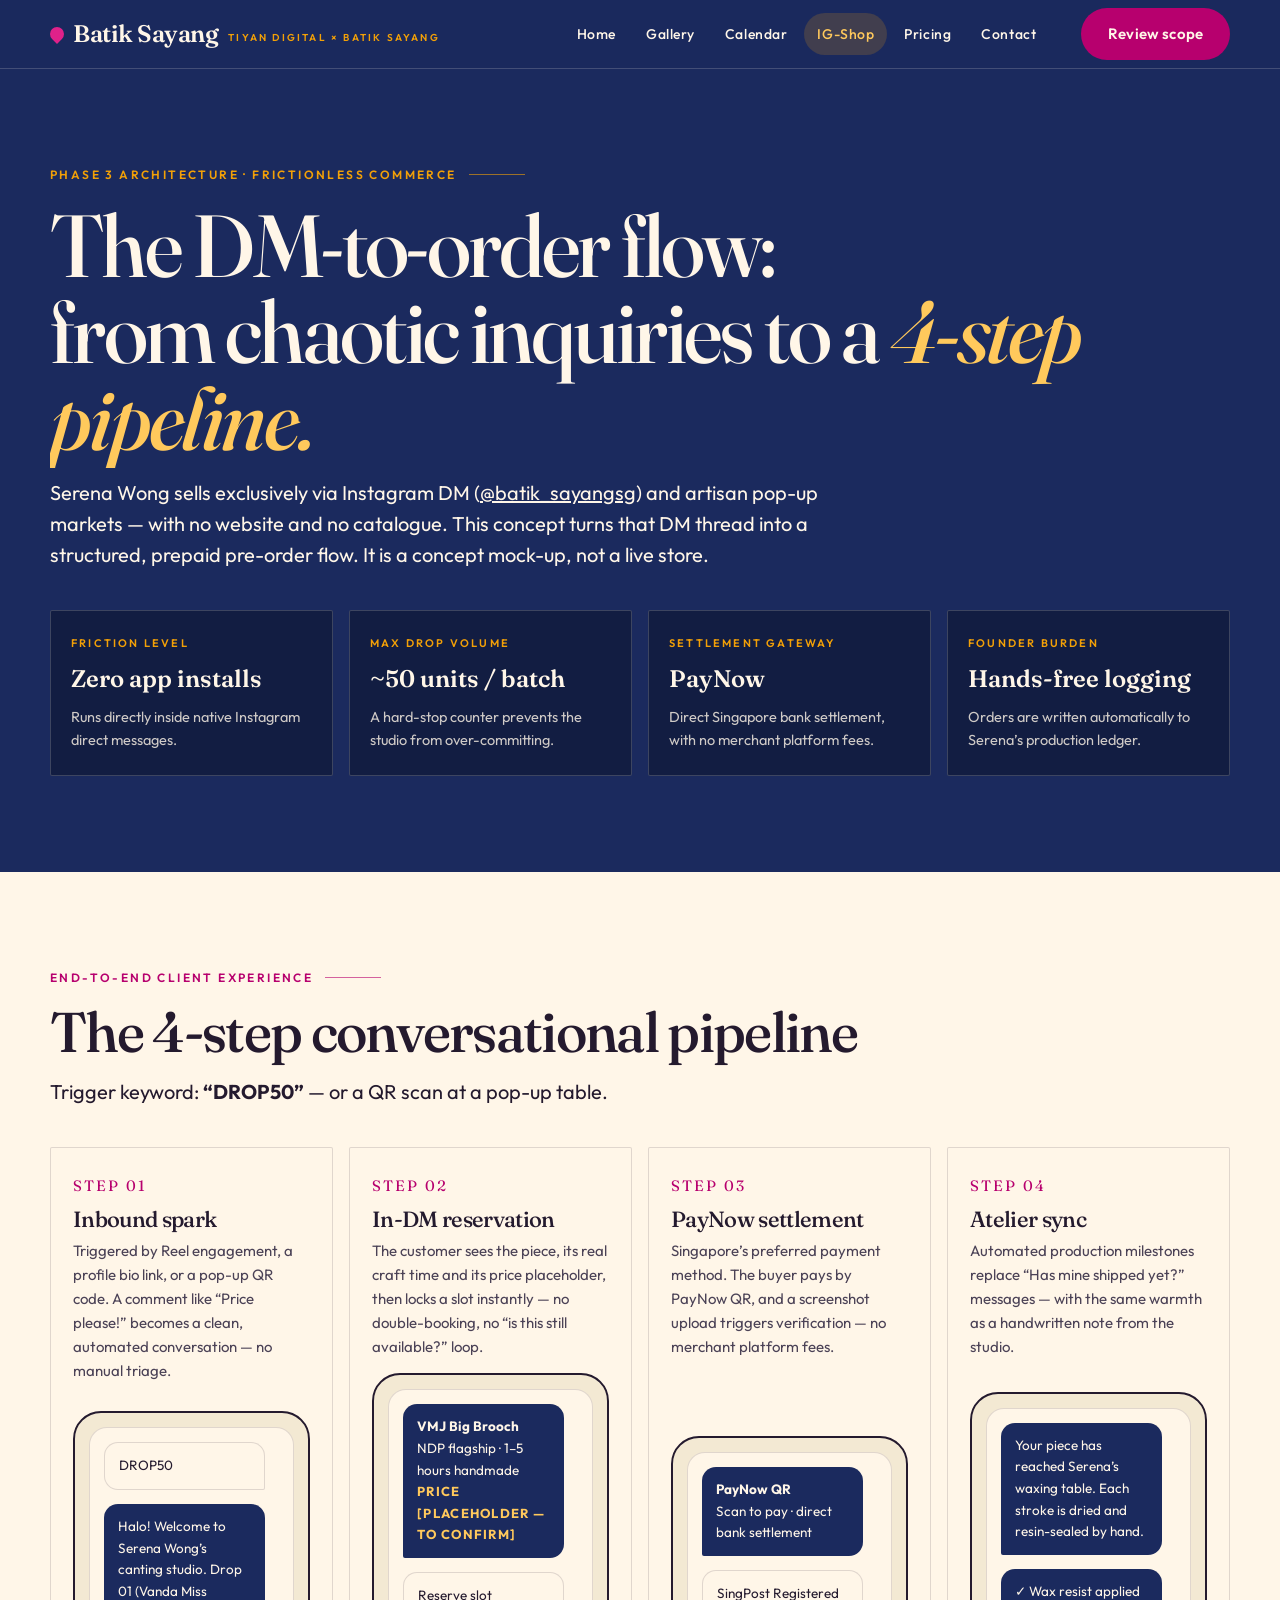
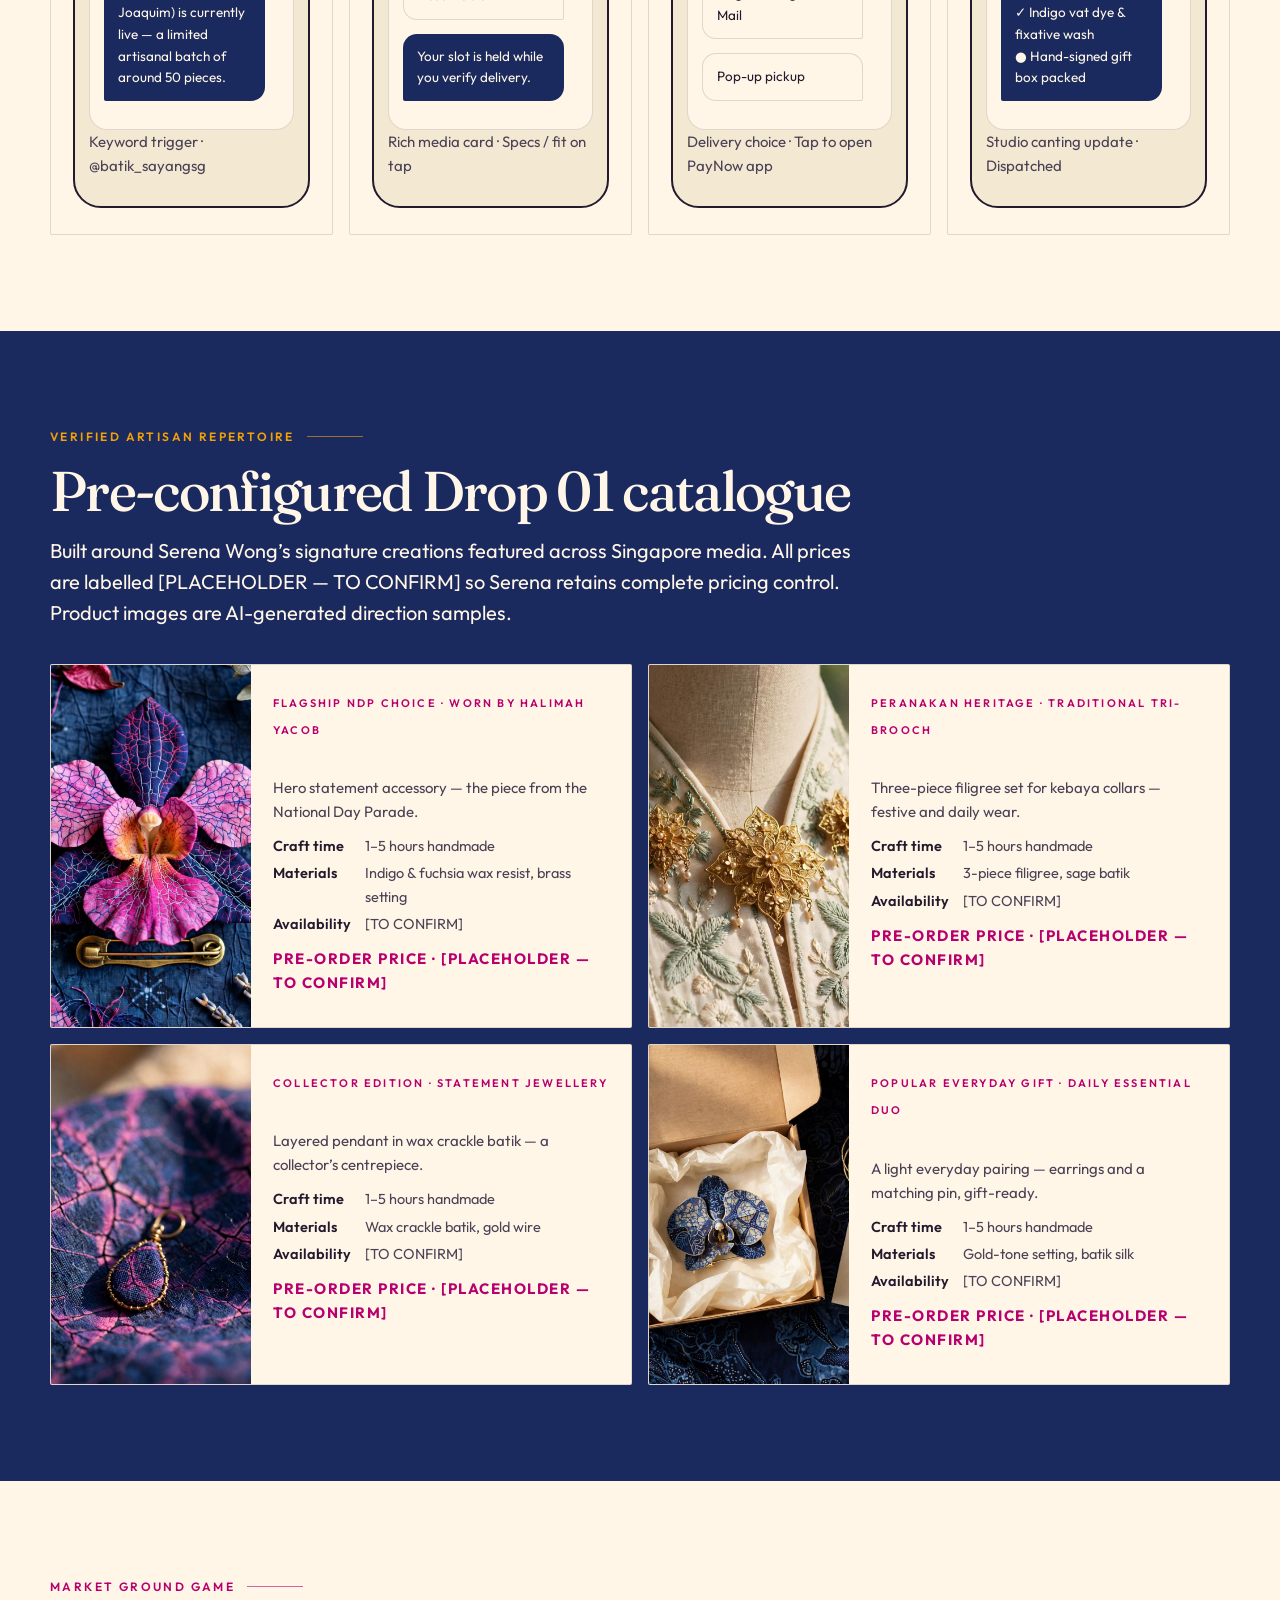
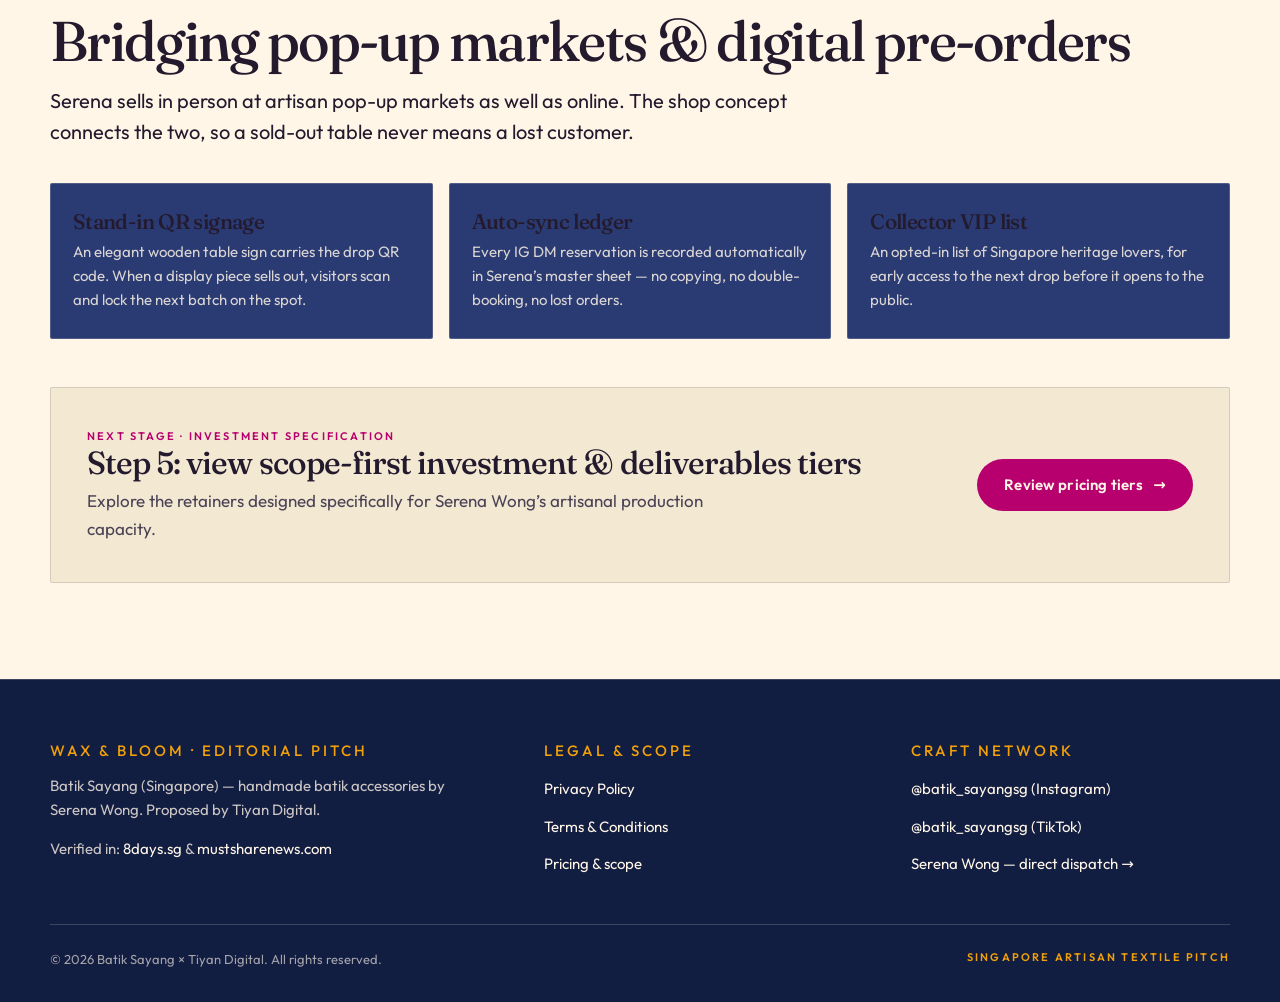
<file: shop.html>
<!doctype html>
<html lang="en" class="no-js">
<head>
<meta charset="utf-8">
<meta name="viewport" content="width=device-width, initial-scale=1">
<title>IG-Shop Concept — Batik Sayang proposal</title>
<meta name="description" content="A DM-to-order IG shop concept for Batik Sayang: a 4-step conversational pipeline from keyword trigger to PayNow settlement, inside Instagram.">
<link rel="stylesheet" href="assets/style.css">
<script src="assets/app.js" defer></script>
</head>
<body>
<a class="skip-link" href="#main">Skip to content</a>
<header class="site-header">
  <div class="wrap header-inner">
    <a class="brand" href="index.html"><span class="brand-mark" data-brand>Batik Sayang</span><span class="brand-sub">Tiyan Digital × Batik Sayang</span></a>
    <button class="nav-toggle" type="button" aria-expanded="false" aria-controls="site-nav">Menu</button>
    <nav class="site-nav" id="site-nav" aria-label="Main">
      <ul>
        <li><a href="index.html">Home</a></li>
        <li><a href="gallery.html">Gallery</a></li>
        <li><a href="calendar.html">Calendar</a></li>
        <li><a href="shop.html" aria-current="page">IG-Shop</a></li>
        <li><a href="pricing.html">Pricing</a></li>
        <li><a href="contact.html">Contact</a></li>
      </ul>
    </nav>
    <a class="btn btn--primary header-cta" href="pricing.html">Review scope</a>
  </div>
</header>

<main id="main">
  <section class="section section--indigo" aria-labelledby="shop-h">
    <div class="wrap">
      <p class="eyebrow">Phase 3 architecture · Frictionless commerce</p>
      <h1 id="shop-h"><span class="rise"><span>The DM-to-order flow:</span></span><span class="rise" style="--d:.1s"><span>from chaotic inquiries to a <em>4-step pipeline.</em></span></span></h1>
      <p class="lede">Serena Wong sells exclusively via Instagram DM (<a href="https://www.instagram.com/batik_sayangsg">@batik_sayangsg</a>) and artisan pop-up markets — with no website and no catalogue. This concept turns that DM thread into a structured, prepaid pre-order flow. It is a concept mock-up, not a live store.</p>

      <div class="shop-stats">
        <div class="shop-stat"><span class="label">Friction level</span><strong>Zero app installs</strong><p>Runs directly inside native Instagram direct messages.</p></div>
        <div class="shop-stat"><span class="label">Max drop volume</span><strong>~50 units / batch</strong><p>A hard-stop counter prevents the studio from over-committing.</p></div>
        <div class="shop-stat"><span class="label">Settlement gateway</span><strong>PayNow</strong><p>Direct Singapore bank settlement, with no merchant platform fees.</p></div>
        <div class="shop-stat"><span class="label">Founder burden</span><strong>Hands-free logging</strong><p>Orders are written automatically to Serena&rsquo;s production ledger.</p></div>
      </div>
    </div>
  </section>

  <section class="section section--cream" aria-labelledby="flow-h">
    <div class="wrap">
      <p class="eyebrow">End-to-end client experience</p>
      <h2 id="flow-h">The 4-step conversational pipeline</h2>
      <p class="lede">Trigger keyword: <strong>&ldquo;DROP50&rdquo;</strong> — or a QR scan at a pop-up table.</p>
      <div class="flow">
        <article class="flow-step reveal">
          <span class="step-no">STEP 01</span>
          <h3>Inbound spark</h3>
          <p>Triggered by Reel engagement, a profile bio link, or a pop-up QR code. A comment like &ldquo;Price please!&rdquo; becomes a clean, automated conversation — no manual triage.</p>
          <div class="phone">
            <div class="phone-screen">
              <p class="dm-bubble dm-bubble--user">DROP50</p>
              <p class="dm-bubble">Halo! Welcome to Serena Wong&rsquo;s canting studio. Drop 01 (Vanda Miss Joaquim) is currently live — a limited artisanal batch of around 50 pieces.</p>
            </div>
            <p class="phone-note">Keyword trigger · @batik_sayangsg</p>
          </div>
        </article>
        <article class="flow-step reveal" style="--d:.08s">
          <span class="step-no">STEP 02</span>
          <h3>In-DM reservation</h3>
          <p>The customer sees the piece, its real craft time and its price placeholder, then locks a slot instantly — no double-booking, no &ldquo;is this still available?&rdquo; loop.</p>
          <div class="phone">
            <div class="phone-screen">
              <p class="dm-bubble"><strong>VMJ Big Brooch</strong><br>NDP flagship · 1–5 hours handmade<br><span class="price-tag">Price [PLACEHOLDER — TO CONFIRM]</span></p>
              <p class="dm-bubble dm-bubble--user">Reserve slot</p>
              <p class="dm-bubble">Your slot is held while you verify delivery.</p>
            </div>
            <p class="phone-note">Rich media card · Specs / fit on tap</p>
          </div>
        </article>
        <article class="flow-step reveal" style="--d:.16s">
          <span class="step-no">STEP 03</span>
          <h3>PayNow settlement</h3>
          <p>Singapore&rsquo;s preferred payment method. The buyer pays by PayNow QR, and a screenshot upload triggers verification — no merchant platform fees.</p>
          <div class="phone">
            <div class="phone-screen">
              <p class="dm-bubble"><strong>PayNow QR</strong><br>Scan to pay · direct bank settlement</p>
              <p class="dm-bubble dm-bubble--user">SingPost Registered Mail</p>
              <p class="dm-bubble dm-bubble--user">Pop-up pickup</p>
            </div>
            <p class="phone-note">Delivery choice · Tap to open PayNow app</p>
          </div>
        </article>
        <article class="flow-step reveal" style="--d:.24s">
          <span class="step-no">STEP 04</span>
          <h3>Atelier sync</h3>
          <p>Automated production milestones replace &ldquo;Has mine shipped yet?&rdquo; messages — with the same warmth as a handwritten note from the studio.</p>
          <div class="phone">
            <div class="phone-screen">
              <p class="dm-bubble">Your piece has reached Serena&rsquo;s waxing table. Each stroke is dried and resin-sealed by hand.</p>
              <p class="dm-bubble">✓ Wax resist applied<br>✓ Indigo vat dye &amp; fixative wash<br>● Hand-signed gift box packed</p>
            </div>
            <p class="phone-note">Studio canting update · Dispatched</p>
          </div>
        </article>
      </div>
    </div>
  </section>

  <section class="section section--indigo" aria-labelledby="cat-h">
    <div class="wrap">
      <p class="eyebrow">Verified artisan repertoire</p>
      <h2 id="cat-h">Pre-configured Drop 01 catalogue</h2>
      <p class="lede">Built around Serena Wong&rsquo;s signature creations featured across Singapore media. All prices are labelled [PLACEHOLDER — TO CONFIRM] so Serena retains complete pricing control. Product images are AI-generated direction samples.</p>
      <div class="catalog">
        <article class="catalog-item reveal">
          <img src="assets/img/shot-01-vmj-flatlay.jpg" alt="AI-generated sample of the Vanda Miss Joaquim Big Brooch on indigo batik cloth" width="1920" height="1280" loading="lazy">
          <div class="catalog-body">
            <span class="label" style="color:var(--orchid-deep)">Flagship NDP choice · Worn by Halimah Yacob</span>
            <h3>Vanda Miss Joaquim Big Brooch</h3>
            <p>Hero statement accessory — the piece from the National Day Parade.</p>
            <dl>
              <dt>Craft time</dt><dd>1–5 hours handmade</dd>
              <dt>Materials</dt><dd>Indigo &amp; fuchsia wax resist, brass setting</dd>
              <dt>Availability</dt><dd>[TO CONFIRM]</dd>
            </dl>
            <p class="price-tag">Pre-order price · [PLACEHOLDER — TO CONFIRM]</p>
          </div>
        </article>
        <article class="catalog-item reveal" style="--d:.08s">
          <img src="assets/img/shot-02-kerongsang-kebaya.jpg" alt="AI-generated sample of a classic kebaya kerongsang set on a kebaya collar" width="1920" height="1280" loading="lazy">
          <div class="catalog-body">
            <span class="label" style="color:var(--orchid-deep)">Peranakan heritage · Traditional tri-brooch</span>
            <h3>Classic Kebaya Kerongsang Set</h3>
            <p>Three-piece filigree set for kebaya collars — festive and daily wear.</p>
            <dl>
              <dt>Craft time</dt><dd>1–5 hours handmade</dd>
              <dt>Materials</dt><dd>3-piece filigree, sage batik</dd>
              <dt>Availability</dt><dd>[TO CONFIRM]</dd>
            </dl>
            <p class="price-tag">Pre-order price · [PLACEHOLDER — TO CONFIRM]</p>
          </div>
        </article>
        <article class="catalog-item reveal" style="--d:.16s">
          <img src="assets/img/shot-03-macro-crackle.jpg" alt="AI-generated sample showing macro batik crackle detail, the direction for the dokoh pendant" width="1920" height="1280" loading="lazy">
          <div class="catalog-body">
            <span class="label" style="color:var(--orchid-deep)">Collector edition · Statement jewellery</span>
            <h3>Batik Dokoh Tiered Pendant</h3>
            <p>Layered pendant in wax crackle batik — a collector&rsquo;s centrepiece.</p>
            <dl>
              <dt>Craft time</dt><dd>1–5 hours handmade</dd>
              <dt>Materials</dt><dd>Wax crackle batik, gold wire</dd>
              <dt>Availability</dt><dd>[TO CONFIRM]</dd>
            </dl>
            <p class="price-tag">Pre-order price · [PLACEHOLDER — TO CONFIRM]</p>
          </div>
        </article>
        <article class="catalog-item reveal" style="--d:.24s">
          <img src="assets/img/shot-04-gift-flatlay.jpg" alt="AI-generated sample of a batik brooch in gift packaging, the direction for the earrings and pin duo" width="1920" height="1280" loading="lazy">
          <div class="catalog-body">
            <span class="label" style="color:var(--orchid-deep)">Popular everyday gift · Daily essential duo</span>
            <h3>Floral Earrings &amp; Pin Duo</h3>
            <p>A light everyday pairing — earrings and a matching pin, gift-ready.</p>
            <dl>
              <dt>Craft time</dt><dd>1–5 hours handmade</dd>
              <dt>Materials</dt><dd>Gold-tone setting, batik silk</dd>
              <dt>Availability</dt><dd>[TO CONFIRM]</dd>
            </dl>
            <p class="price-tag">Pre-order price · [PLACEHOLDER — TO CONFIRM]</p>
          </div>
        </article>
      </div>
    </div>
  </section>

  <section class="section section--cream" aria-labelledby="ground-h">
    <div class="wrap">
      <p class="eyebrow">Market ground game</p>
      <h2 id="ground-h">Bridging pop-up markets &amp; digital pre-orders</h2>
      <p class="lede">Serena sells in person at artisan pop-up markets as well as online. The shop concept connects the two, so a sold-out table never means a lost customer.</p>
      <div class="ground-grid">
        <article class="ground-card reveal">
          <h3>Stand-in QR signage</h3>
          <p>An elegant wooden table sign carries the drop QR code. When a display piece sells out, visitors scan and lock the next batch on the spot.</p>
        </article>
        <article class="ground-card reveal" style="--d:.08s">
          <h3>Auto-sync ledger</h3>
          <p>Every IG DM reservation is recorded automatically in Serena&rsquo;s master sheet — no copying, no double-booking, no lost orders.</p>
        </article>
        <article class="ground-card reveal" style="--d:.16s">
          <h3>Collector VIP list</h3>
          <p>An opted-in list of Singapore heritage lovers, for early access to the next drop before it opens to the public.</p>
        </article>
      </div>
      <div class="next-band" style="margin-top:48px">
        <div>
          <p class="label" style="color:var(--orchid-deep)">Next stage · Investment specification</p>
          <h3>Step 5: view scope-first investment &amp; deliverables tiers</h3>
          <p>Explore the retainers designed specifically for Serena Wong&rsquo;s artisanal production capacity.</p>
        </div>
        <a class="btn btn--primary" href="pricing.html">Review pricing tiers <span class="arr" aria-hidden="true">→</span></a>
      </div>
    </div>
  </section>
</main>

<footer class="site-footer">
  <div class="wrap footer-grid">
    <div>
      <h2>Wax &amp; Bloom · Editorial pitch</h2>
      <p><span data-brand>Batik Sayang</span> (Singapore) — handmade batik accessories by Serena Wong. Proposed by Tiyan Digital.</p>
      <p>Verified in: <a href="https://www.8days.sg/entertainment/local/halimah-yacob-wear-local-brooch-ndp-founder-cried-861861">8days.sg</a> &amp; <a href="https://mustsharenews.com/halimah-yacob-brooch-ndp/">mustsharenews.com</a></p>
    </div>
    <div>
      <h2>Legal &amp; scope</h2>
      <ul>
        <li><a href="privacy.html">Privacy Policy</a></li>
        <li><a href="terms.html">Terms &amp; Conditions</a></li>
        <li><a href="pricing.html">Pricing &amp; scope</a></li>
      </ul>
    </div>
    <div>
      <h2>Craft network</h2>
      <ul>
        <li><a href="https://www.instagram.com/batik_sayangsg">@batik_sayangsg (Instagram)</a></li>
        <li><a href="https://www.tiktok.com/@batik_sayangsg">@batik_sayangsg (TikTok)</a></li>
        <li><a href="contact.html">Serena Wong — direct dispatch →</a></li>
      </ul>
    </div>
  </div>
  <div class="wrap footer-bottom">
    <span>© 2026 Batik Sayang × Tiyan Digital. All rights reserved.</span>
    <span class="label">Singapore artisan textile pitch</span>
  </div>
</footer>
</body>
</html>
</file>
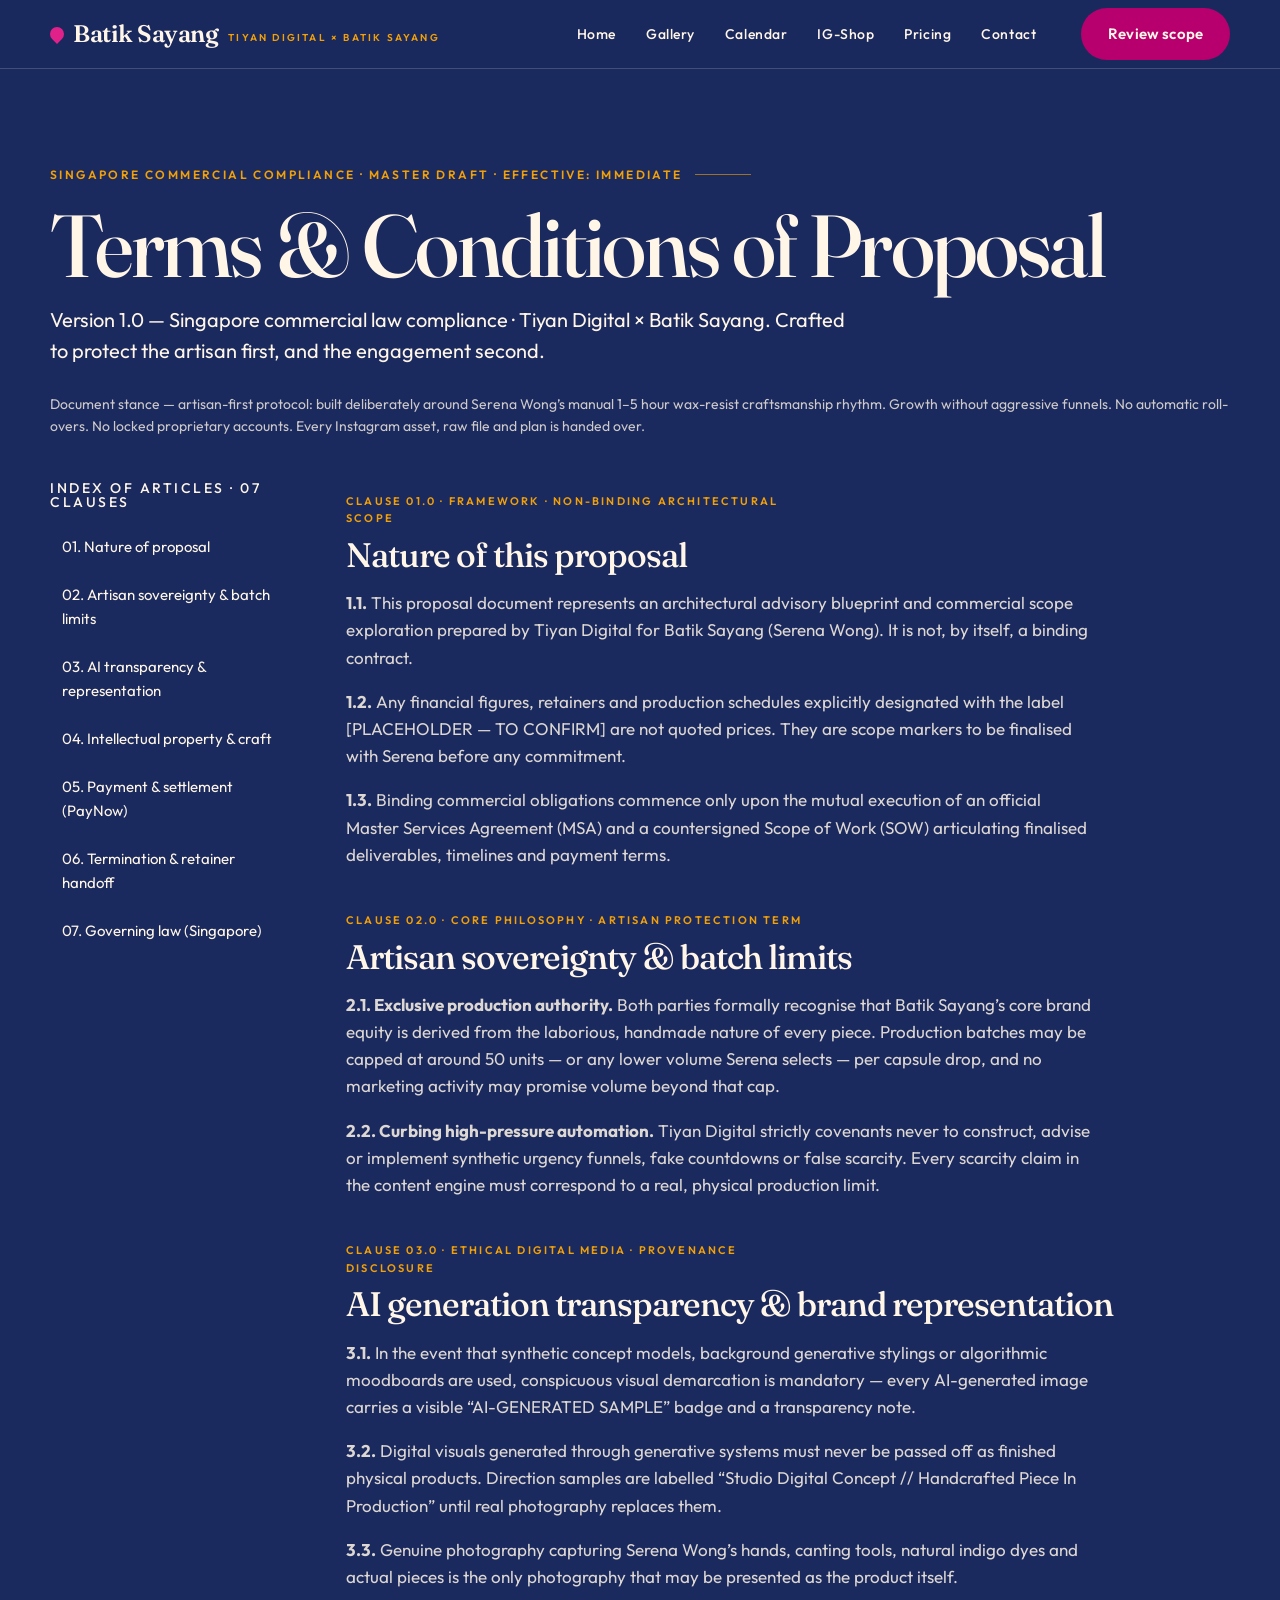
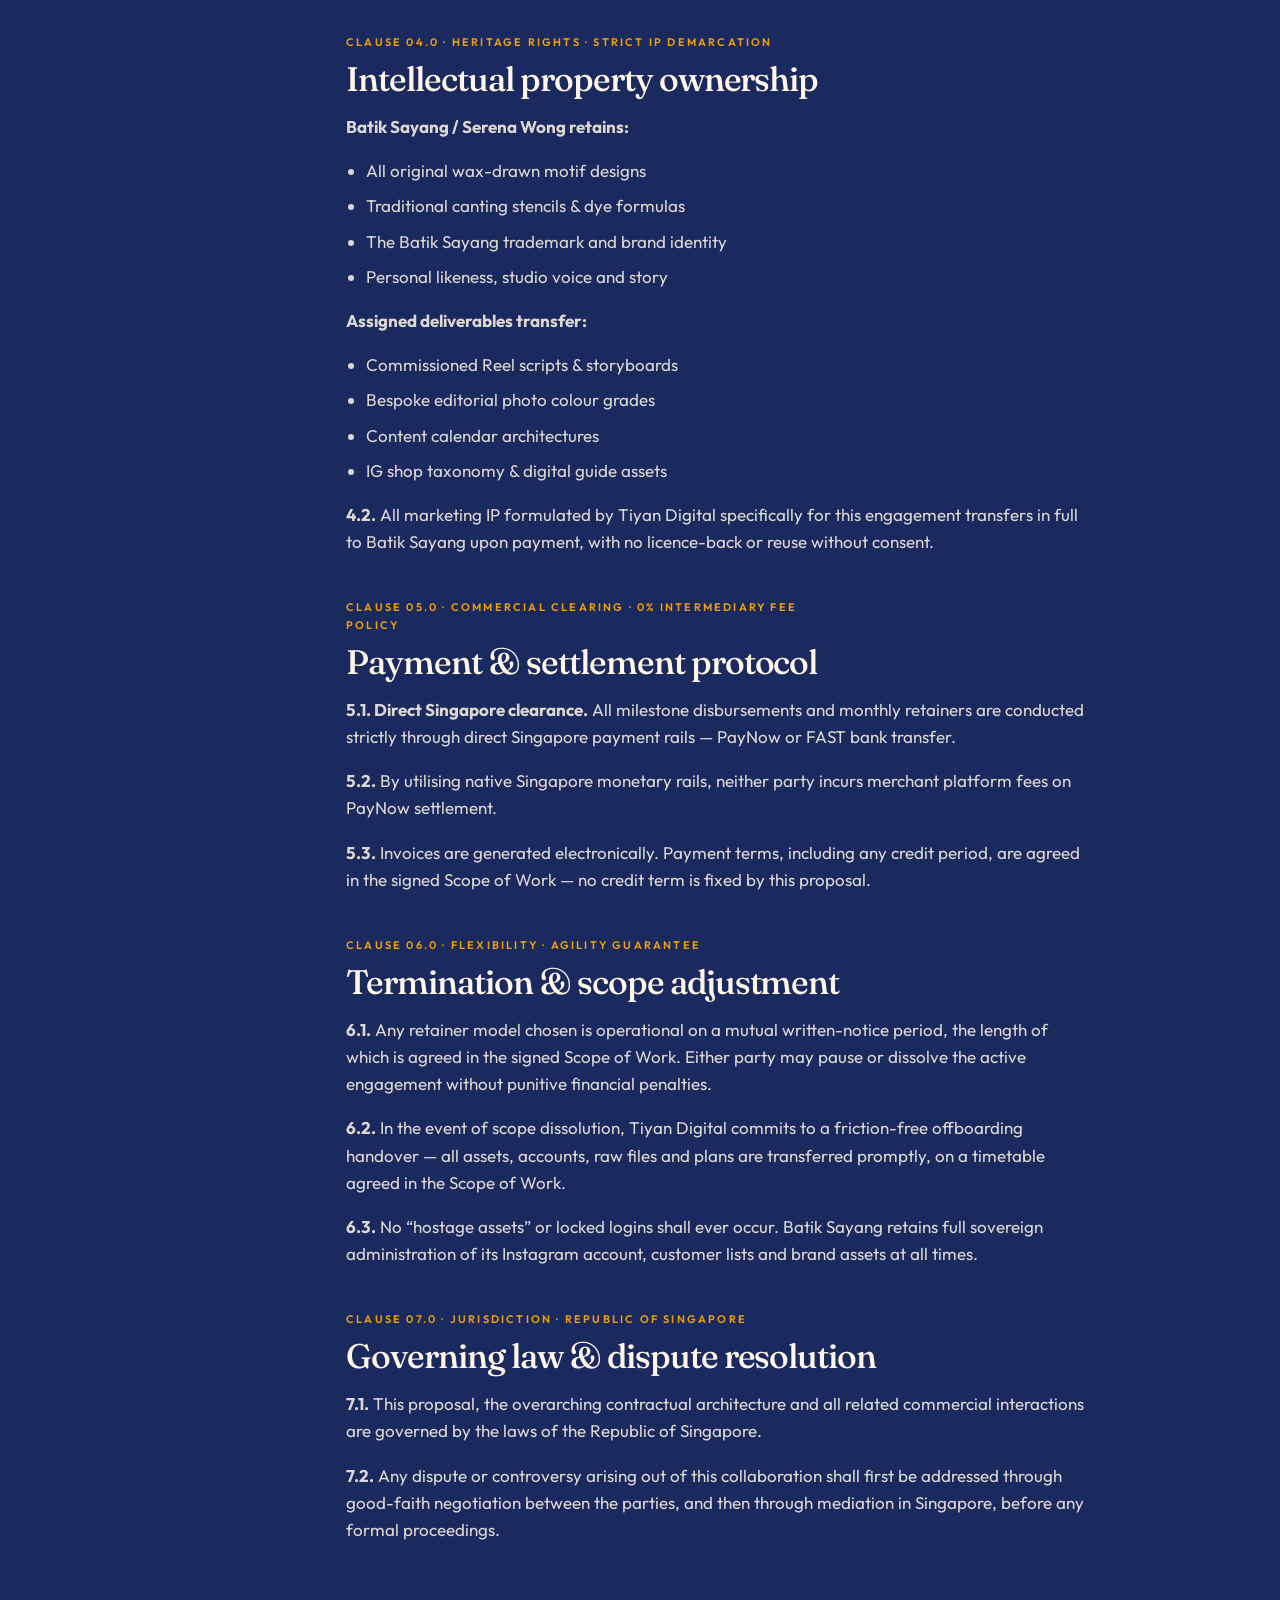
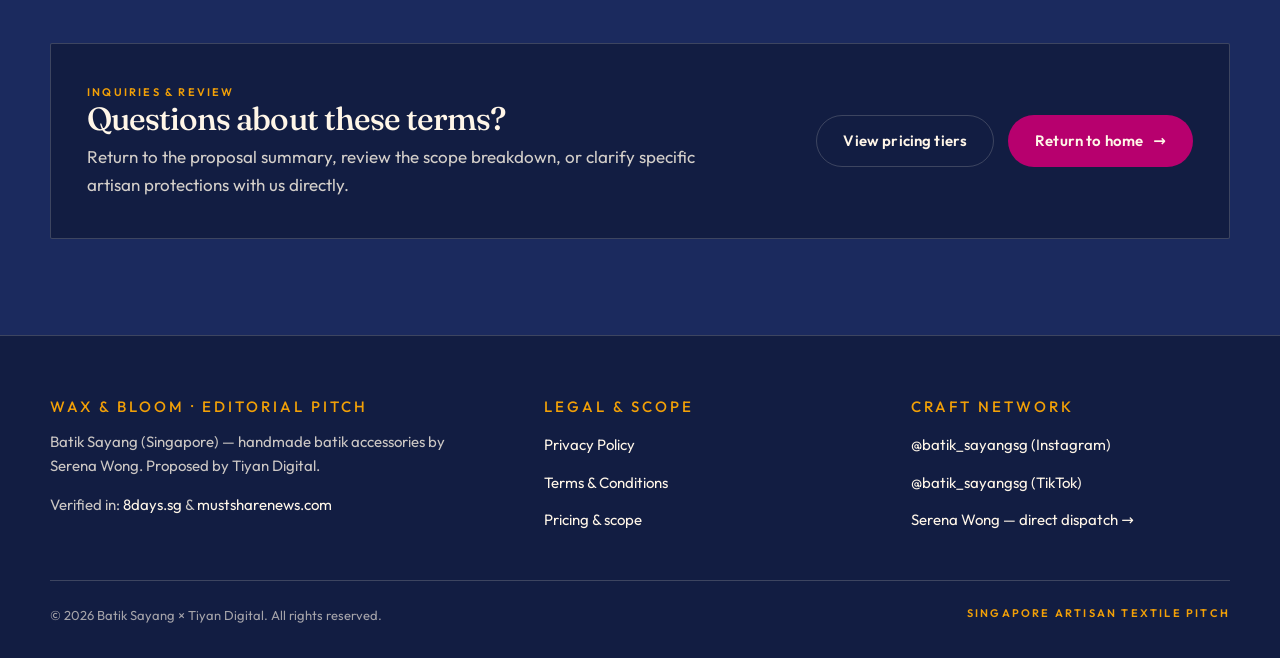
<file: terms.html>
<!doctype html>
<html lang="en" class="no-js">
<head>
<meta charset="utf-8">
<meta name="viewport" content="width=device-width, initial-scale=1">
<title>Terms &amp; Conditions — Batik Sayang proposal</title>
<meta name="description" content="Terms and Conditions of the Batik Sayang × Tiyan Digital proposal: non-binding scope, artisan sovereignty, AI transparency, IP, payment and governing law (Singapore).">
<link rel="stylesheet" href="assets/style.css">
<script src="assets/app.js" defer></script>
</head>
<body>
<a class="skip-link" href="#main">Skip to content</a>
<header class="site-header">
  <div class="wrap header-inner">
    <a class="brand" href="index.html"><span class="brand-mark" data-brand>Batik Sayang</span><span class="brand-sub">Tiyan Digital × Batik Sayang</span></a>
    <button class="nav-toggle" type="button" aria-expanded="false" aria-controls="site-nav">Menu</button>
    <nav class="site-nav" id="site-nav" aria-label="Main">
      <ul>
        <li><a href="index.html">Home</a></li>
        <li><a href="gallery.html">Gallery</a></li>
        <li><a href="calendar.html">Calendar</a></li>
        <li><a href="shop.html">IG-Shop</a></li>
        <li><a href="pricing.html">Pricing</a></li>
        <li><a href="contact.html">Contact</a></li>
      </ul>
    </nav>
    <a class="btn btn--primary header-cta" href="pricing.html">Review scope</a>
  </div>
</header>

<main id="main">
  <section class="section section--indigo" aria-labelledby="terms-h">
    <div class="wrap">
      <p class="eyebrow">Singapore commercial compliance · Master draft · Effective: immediate</p>
      <h1 id="terms-h">Terms &amp; Conditions of Proposal</h1>
      <p class="lede">Version 1.0 — Singapore commercial law compliance · Tiyan Digital × Batik Sayang. Crafted to protect the artisan first, and the engagement second.</p>
      <p class="small muted">Document stance — artisan-first protocol: built deliberately around Serena Wong&rsquo;s manual 1–5 hour wax-resist craftsmanship rhythm. Growth without aggressive funnels. No automatic roll-overs. No locked proprietary accounts. Every Instagram asset, raw file and plan is handed over.</p>

      <div class="legal-layout">
        <nav class="legal-toc" aria-label="Terms index">
          <h2>Index of articles · 07 clauses</h2>
          <ol>
            <li><a href="#tc-1">01. Nature of proposal</a></li>
            <li><a href="#tc-2">02. Artisan sovereignty &amp; batch limits</a></li>
            <li><a href="#tc-3">03. AI transparency &amp; representation</a></li>
            <li><a href="#tc-4">04. Intellectual property &amp; craft</a></li>
            <li><a href="#tc-5">05. Payment &amp; settlement (PayNow)</a></li>
            <li><a href="#tc-6">06. Termination &amp; retainer handoff</a></li>
            <li><a href="#tc-7">07. Governing law (Singapore)</a></li>
          </ol>
        </nav>
        <div class="legal-body">
          <article id="tc-1">
            <p class="label" style="color:var(--marigold)">Clause 01.0 · Framework · Non-binding architectural scope</p>
            <h2>Nature of this proposal</h2>
            <p><strong>1.1.</strong> This proposal document represents an architectural advisory blueprint and commercial scope exploration prepared by Tiyan Digital for Batik Sayang (Serena Wong). It is not, by itself, a binding contract.</p>
            <p><strong>1.2.</strong> Any financial figures, retainers and production schedules explicitly designated with the label [PLACEHOLDER — TO CONFIRM] are not quoted prices. They are scope markers to be finalised with Serena before any commitment.</p>
            <p><strong>1.3.</strong> Binding commercial obligations commence only upon the mutual execution of an official Master Services Agreement (MSA) and a countersigned Scope of Work (SOW) articulating finalised deliverables, timelines and payment terms.</p>
          </article>
          <article id="tc-2">
            <p class="label" style="color:var(--marigold)">Clause 02.0 · Core philosophy · Artisan protection term</p>
            <h2>Artisan sovereignty &amp; batch limits</h2>
            <p><strong>2.1. Exclusive production authority.</strong> Both parties formally recognise that Batik Sayang&rsquo;s core brand equity is derived from the laborious, handmade nature of every piece. Production batches may be capped at around 50 units — or any lower volume Serena selects — per capsule drop, and no marketing activity may promise volume beyond that cap.</p>
            <p><strong>2.2. Curbing high-pressure automation.</strong> Tiyan Digital strictly covenants never to construct, advise or implement synthetic urgency funnels, fake countdowns or false scarcity. Every scarcity claim in the content engine must correspond to a real, physical production limit.</p>
          </article>
          <article id="tc-3">
            <p class="label" style="color:var(--marigold)">Clause 03.0 · Ethical digital media · Provenance disclosure</p>
            <h2>AI generation transparency &amp; brand representation</h2>
            <p><strong>3.1.</strong> In the event that synthetic concept models, background generative stylings or algorithmic moodboards are used, conspicuous visual demarcation is mandatory — every AI-generated image carries a visible &ldquo;AI-GENERATED SAMPLE&rdquo; badge and a transparency note.</p>
            <p><strong>3.2.</strong> Digital visuals generated through generative systems must never be passed off as finished physical products. Direction samples are labelled &ldquo;Studio Digital Concept // Handcrafted Piece In Production&rdquo; until real photography replaces them.</p>
            <p><strong>3.3.</strong> Genuine photography capturing Serena Wong&rsquo;s hands, canting tools, natural indigo dyes and actual pieces is the only photography that may be presented as the product itself.</p>
          </article>
          <article id="tc-4">
            <p class="label" style="color:var(--marigold)">Clause 04.0 · Heritage rights · Strict IP demarcation</p>
            <h2>Intellectual property ownership</h2>
            <p><strong>Batik Sayang / Serena Wong retains:</strong></p>
            <ul>
              <li>All original wax-drawn motif designs</li>
              <li>Traditional canting stencils &amp; dye formulas</li>
              <li>The Batik Sayang trademark and brand identity</li>
              <li>Personal likeness, studio voice and story</li>
            </ul>
            <p><strong>Assigned deliverables transfer:</strong></p>
            <ul>
              <li>Commissioned Reel scripts &amp; storyboards</li>
              <li>Bespoke editorial photo colour grades</li>
              <li>Content calendar architectures</li>
              <li>IG shop taxonomy &amp; digital guide assets</li>
            </ul>
            <p><strong>4.2.</strong> All marketing IP formulated by Tiyan Digital specifically for this engagement transfers in full to Batik Sayang upon payment, with no licence-back or reuse without consent.</p>
          </article>
          <article id="tc-5">
            <p class="label" style="color:var(--marigold)">Clause 05.0 · Commercial clearing · 0% intermediary fee policy</p>
            <h2>Payment &amp; settlement protocol</h2>
            <p><strong>5.1. Direct Singapore clearance.</strong> All milestone disbursements and monthly retainers are conducted strictly through direct Singapore payment rails — PayNow or FAST bank transfer.</p>
            <p><strong>5.2.</strong> By utilising native Singapore monetary rails, neither party incurs merchant platform fees on PayNow settlement.</p>
            <p><strong>5.3.</strong> Invoices are generated electronically. Payment terms, including any credit period, are agreed in the signed Scope of Work — no credit term is fixed by this proposal.</p>
          </article>
          <article id="tc-6">
            <p class="label" style="color:var(--marigold)">Clause 06.0 · Flexibility · Agility guarantee</p>
            <h2>Termination &amp; scope adjustment</h2>
            <p><strong>6.1.</strong> Any retainer model chosen is operational on a mutual written-notice period, the length of which is agreed in the signed Scope of Work. Either party may pause or dissolve the active engagement without punitive financial penalties.</p>
            <p><strong>6.2.</strong> In the event of scope dissolution, Tiyan Digital commits to a friction-free offboarding handover — all assets, accounts, raw files and plans are transferred promptly, on a timetable agreed in the Scope of Work.</p>
            <p><strong>6.3.</strong> No &ldquo;hostage assets&rdquo; or locked logins shall ever occur. Batik Sayang retains full sovereign administration of its Instagram account, customer lists and brand assets at all times.</p>
          </article>
          <article id="tc-7">
            <p class="label" style="color:var(--marigold)">Clause 07.0 · Jurisdiction · Republic of Singapore</p>
            <h2>Governing law &amp; dispute resolution</h2>
            <p><strong>7.1.</strong> This proposal, the overarching contractual architecture and all related commercial interactions are governed by the laws of the Republic of Singapore.</p>
            <p><strong>7.2.</strong> Any dispute or controversy arising out of this collaboration shall first be addressed through good-faith negotiation between the parties, and then through mediation in Singapore, before any formal proceedings.</p>
          </article>
        </div>
      </div>

      <div class="next-band return-band">
        <div>
          <p class="label" style="color:var(--marigold)">Inquiries &amp; review</p>
          <h3>Questions about these terms?</h3>
          <p>Return to the proposal summary, review the scope breakdown, or clarify specific artisan protections with us directly.</p>
        </div>
        <div class="cta-row">
          <a class="btn btn--ghost" href="pricing.html">View pricing tiers</a>
          <a class="btn btn--primary" href="index.html">Return to home <span class="arr" aria-hidden="true">→</span></a>
        </div>
      </div>
    </div>
  </section>
</main>

<footer class="site-footer">
  <div class="wrap footer-grid">
    <div>
      <h2>Wax &amp; Bloom · Editorial pitch</h2>
      <p><span data-brand>Batik Sayang</span> (Singapore) — handmade batik accessories by Serena Wong. Proposed by Tiyan Digital.</p>
      <p>Verified in: <a href="https://www.8days.sg/entertainment/local/halimah-yacob-wear-local-brooch-ndp-founder-cried-861861">8days.sg</a> &amp; <a href="https://mustsharenews.com/halimah-yacob-brooch-ndp/">mustsharenews.com</a></p>
    </div>
    <div>
      <h2>Legal &amp; scope</h2>
      <ul>
        <li><a href="privacy.html">Privacy Policy</a></li>
        <li><a href="terms.html">Terms &amp; Conditions</a></li>
        <li><a href="pricing.html">Pricing &amp; scope</a></li>
      </ul>
    </div>
    <div>
      <h2>Craft network</h2>
      <ul>
        <li><a href="https://www.instagram.com/batik_sayangsg">@batik_sayangsg (Instagram)</a></li>
        <li><a href="https://www.tiktok.com/@batik_sayangsg">@batik_sayangsg (TikTok)</a></li>
        <li><a href="contact.html">Serena Wong — direct dispatch →</a></li>
      </ul>
    </div>
  </div>
  <div class="wrap footer-bottom">
    <span>© 2026 Batik Sayang × Tiyan Digital. All rights reserved.</span>
    <span class="label">Singapore artisan textile pitch</span>
  </div>
</footer>
</body>
</html>
</file>
<file: assets/style.css>
/* ============================================================
   BATIK SAYANG — "Wax & Bloom" proposal site
   Design tokens per STITCH-EXPORT.md §0 / NICHE.md synthesis.
   Business name is one swappable constant: see app.js BRAND_NAME
   (HTML carries the name as fallback text if JS fails).
   ============================================================ */
@font-face {
  font-family: "Fraunces";
  src: url("fonts/Fraunces-normal.woff2") format("woff2");
  font-weight: 300 700;
  font-style: normal;
  font-display: swap;
}
@font-face {
  font-family: "Fraunces";
  src: url("fonts/Fraunces-italic.woff2") format("woff2");
  font-weight: 300 700;
  font-style: italic;
  font-display: swap;
}
@font-face {
  font-family: "Outfit";
  src: url("fonts/Outfit-normal.woff2") format("woff2");
  font-weight: 300 700;
  font-style: normal;
  font-display: swap;
}

:root {
  --indigo: #1b2a5e;
  --indigo-deep: #121d42;
  --indigo-soft: #2a3a72;
  --orchid: #e0218a;
  --orchid-deep: #b7006e;
  --marigold: #f2a007;
  --marigold-soft: #ffc95c;
  --cream: #fff6e8;
  --cream-dim: #f3e9d3;
  --ink: #241a2e;
  --ink-soft: #4b4256;
  --line-dark: rgba(255, 246, 232, 0.18);
  --line-light: rgba(36, 26, 46, 0.14);
  --font-display: "Fraunces", Georgia, "Times New Roman", serif;
  --font-body: "Outfit", "Segoe UI", system-ui, -apple-system, sans-serif;
  --radius: 2px;
  --wrap: 1180px;
  --ease-out: cubic-bezier(0.16, 1, 0.3, 1);
  --ease-state: cubic-bezier(0.4, 0, 0.2, 1);
}

* { box-sizing: border-box; }
html { scroll-behavior: smooth; }
body {
  margin: 0;
  background: var(--indigo);
  color: var(--cream);
  font-family: var(--font-body);
  font-size: 17px;
  line-height: 1.6;
  -webkit-font-smoothing: antialiased;
  overflow-x: hidden;
}
::selection { background: var(--orchid); color: var(--cream); }
img { max-width: 100%; display: block; }
a { color: inherit; }
:focus-visible { outline: 3px solid var(--marigold); outline-offset: 3px; border-radius: 2px; }

/* ---------- layout helpers ---------- */
.wrap { width: min(var(--wrap), 100% - 40px); margin-inline: auto; }
.section { padding: 96px 0; }
.section--cream { background: var(--cream); color: var(--ink); }
.section--indigo { background: var(--indigo); color: var(--cream); }
.section--indigo-deep { background: var(--indigo-deep); color: var(--cream); }
.eyebrow {
  font-size: 12px; letter-spacing: 0.2em; text-transform: uppercase;
  font-weight: 600; color: var(--marigold); margin: 0 0 18px;
  display: flex; align-items: center; gap: 12px;
}
.eyebrow::after { content: ""; height: 1px; width: 56px; background: currentColor; opacity: 0.6; }
.section--cream .eyebrow { color: var(--orchid-deep); }
h1, h2, h3, h4 { font-family: var(--font-display); font-weight: 500; line-height: 0.98; letter-spacing: -0.03em; margin: 0 0 16px; }
h1 { font-size: clamp(44px, 8vw, 88px); }
h2 { font-size: clamp(34px, 5vw, 56px); }
h3 { font-size: clamp(24px, 3vw, 32px); line-height: 1.05; }
h4 { font-size: 20px; line-height: 1.15; }
h1 em, h2 em, h3 em { font-style: italic; color: var(--orchid); }
.section--indigo h1 em, .section--indigo h2 em, .section--indigo h3 em, .section--indigo-deep h1 em, .section--indigo-deep h2 em, .section--indigo-deep h3 em { color: var(--marigold-soft); }
.section--cream h1 em, .section--cream h2 em { color: var(--orchid); }
.lede { font-size: clamp(17px, 2vw, 20px); line-height: 1.55; max-width: 62ch; margin: 0 0 28px; }
.muted { opacity: 0.78; }
.small { font-size: 14px; line-height: 1.55; }
.label { font-size: 11px; letter-spacing: 0.2em; text-transform: uppercase; font-weight: 600; }

/* masked line-rise headlines */
.rise { display: block; overflow: hidden; padding-bottom: 0.08em; margin-bottom: -0.08em; }
.rise > span { display: block; transform: translateY(110%); transition: transform 0.8s var(--ease-out); transition-delay: var(--d, 0s); }
.rise.in > span, .no-js .rise > span { transform: translateY(0); }

/* ---------- buttons ---------- */
.btn {
  display: inline-flex; align-items: center; gap: 10px;
  min-height: 48px; padding: 13px 26px; border-radius: 999px;
  font-family: var(--font-body); font-size: 15px; font-weight: 600;
  letter-spacing: 0.01em; text-decoration: none; cursor: pointer;
  border: 1.5px solid transparent; transition: transform 0.2s var(--ease-state), background 0.2s, color 0.2s, border-color 0.2s;
}
.btn--primary { background: var(--orchid-deep); color: var(--cream); }
.btn--primary:hover { background: #8c0053; transform: translateY(-2px); }
.btn--ghost { border-color: var(--line-dark); color: var(--cream); background: transparent; }
.btn--ghost:hover { border-color: var(--cream); transform: translateY(-2px); }
.section--cream .btn--ghost { border-color: var(--line-light); color: var(--ink); }
.section--cream .btn--ghost:hover { border-color: var(--ink); }
.btn--marigold { background: var(--marigold); color: var(--ink); }
.btn--marigold:hover { background: var(--marigold-soft); transform: translateY(-2px); }
.btn--ink { background: var(--ink); color: var(--cream); }
.btn--ink:hover { background: #3a2c4d; transform: translateY(-2px); }
.btn:active { transform: scale(0.97); }
.btn .arr { font-style: normal; }
.cta-row { display: flex; flex-wrap: wrap; gap: 14px; align-items: center; }

/* ---------- header / nav ---------- */
.skip-link { position: absolute; left: -9999px; top: 0; background: var(--marigold); color: var(--ink); padding: 12px 18px; font-weight: 600; z-index: 100; border-radius: 0 0 4px 0; }
.skip-link:focus { left: 0; }
.site-header {
  position: sticky; top: 0; z-index: 50;
  background: rgba(27, 42, 94, 0.92);
  backdrop-filter: blur(12px); -webkit-backdrop-filter: blur(12px);
  border-bottom: 1px solid var(--line-dark);
}
.header-inner { display: flex; align-items: center; gap: 24px; min-height: 68px; }
.brand { display: flex; align-items: baseline; gap: 10px; text-decoration: none; color: var(--cream); }
.brand-mark {
  font-family: var(--font-display); font-weight: 600; font-size: 24px; letter-spacing: -0.02em;
  display: inline-flex; align-items: center; gap: 9px;
}
.brand-mark::before {
  content: ""; width: 14px; height: 14px; flex: none;
  background: var(--orchid); border-radius: 50% 50% 50% 0; transform: rotate(-45deg);
}
.brand-sub { font-size: 10px; letter-spacing: 0.22em; text-transform: uppercase; color: var(--marigold); font-weight: 600; }
.site-nav { margin-left: auto; }
.site-nav ul { display: flex; gap: 4px; list-style: none; margin: 0; padding: 0; }
.site-nav a {
  display: block; padding: 10px 13px; text-decoration: none; color: var(--cream);
  font-size: 14px; font-weight: 500; letter-spacing: 0.04em; border-radius: 999px;
}
.site-nav a:hover { background: rgba(255, 246, 232, 0.1); }
.site-nav a[aria-current="page"] { background: rgba(242, 160, 7, 0.18); color: var(--marigold-soft); }
.header-cta { margin-left: 8px; }
.nav-toggle { display: none; margin-left: auto; background: none; border: 1.5px solid var(--line-dark); color: var(--cream); border-radius: 999px; min-height: 44px; min-width: 44px; font-family: var(--font-body); font-size: 14px; font-weight: 600; cursor: pointer; padding: 8px 16px; }

/* ---------- hero ---------- */
.hero { position: relative; overflow: hidden; padding: 84px 0 0; }
.hero-grid { display: grid; grid-template-columns: 1.05fr 0.95fr; gap: 56px; align-items: center; }
.hero h1 { margin-bottom: 22px; }
.hero .lede { color: rgba(255, 246, 232, 0.88); }
.hero-media { position: relative; z-index: 2; }
.hero-media .bloom { transform: scale(0.96); opacity: 0; transition: transform 1s var(--ease-out), opacity 1s var(--ease-out); }
.hero-media .bloom.in, .no-js .hero-media .bloom { transform: scale(1); opacity: 1; }
.hero-media figure { margin: 0; position: relative; }
.hero-media img { width: 100%; height: auto; aspect-ratio: 4 / 3.4; object-fit: cover; border-radius: var(--radius); }
.hero-chips { position: absolute; left: -14px; bottom: 18px; display: flex; flex-direction: column; gap: 8px; align-items: flex-start; }
.chip {
  background: var(--cream); color: var(--ink); font-size: 11px; font-weight: 600;
  letter-spacing: 0.14em; text-transform: uppercase; padding: 9px 14px; border-radius: var(--radius);
  box-shadow: 0 6px 24px rgba(9, 12, 30, 0.35);
}
.chip--orchid { background: var(--orchid-deep); color: var(--cream); }
.chip--marigold { background: var(--marigold); color: var(--ink); }
.hero-orchid {
  position: absolute; top: -110px; right: -60px; width: 340px; height: 340px; pointer-events: none;
  opacity: 0.4; z-index: 0;
}
.hero .wrap { position: relative; z-index: 1; }

/* ---------- marquee ---------- */
.marquee { overflow: hidden; border-block: 1px solid var(--line-dark); background: var(--indigo-deep); padding: 16px 0; }
.marquee-track { display: flex; gap: 0; width: max-content; animation: marquee 36s linear infinite; }
.marquee-track span { font-family: var(--font-display); font-size: 20px; letter-spacing: 0.06em; color: var(--cream); white-space: nowrap; padding-right: 12px; }
.marquee-track b { color: var(--marigold); font-weight: 500; padding-right: 12px; }
@keyframes marquee { to { transform: translateX(-50%); } }

/* ---------- batik divider ---------- */
.batik-band { height: 26px; background-image: url("data:image/svg+xml,%3Csvg xmlns='http://www.w3.org/2000/svg' width='72' height='26' viewBox='0 0 72 26'%3E%3Cpath d='M18 13 L26 5 L34 13 L26 21 Z' fill='none' stroke='%23E0218A' stroke-width='1.4'/%3E%3Cpath d='M54 13 L62 5 L70 13 L62 21 Z' fill='none' stroke='%23F2A007' stroke-width='1.4'/%3E%3Ccircle cx='0' cy='13' r='2.5' fill='%23FFF6E8'/%3E%3Ccircle cx='36' cy='13' r='2.5' fill='%23FFF6E8'/%3E%3C/svg%3E"); background-repeat: repeat-x; background-position: center; opacity: 0.85; }
.section--cream .batik-band { background-image: url("data:image/svg+xml,%3Csvg xmlns='http://www.w3.org/2000/svg' width='72' height='26' viewBox='0 0 72 26'%3E%3Cpath d='M18 13 L26 5 L34 13 L26 21 Z' fill='none' stroke='%23E0218A' stroke-width='1.4'/%3E%3Cpath d='M54 13 L62 5 L70 13 L62 21 Z' fill='none' stroke='%23B7006E' stroke-width='1.4'/%3E%3Ccircle cx='0' cy='13' r='2.5' fill='%23241A2E'/%3E%3Ccircle cx='36' cy='13' r='2.5' fill='%23241A2E'/%3E%3C/svg%3E"); }

/* ---------- press / story ---------- */
.press-strip { display: flex; flex-wrap: wrap; gap: 12px 28px; align-items: center; margin: 26px 0 0; }
.press-link { display: inline-flex; align-items: center; gap: 10px; text-decoration: none; border: 1px solid var(--line-dark); border-radius: var(--radius); padding: 12px 16px; transition: border-color 0.2s, transform 0.2s; }
.press-link:hover { border-color: var(--cream); transform: translateY(-2px); }
.press-link strong { font-family: var(--font-display); font-size: 18px; font-weight: 600; }
.press-link span { font-size: 13px; opacity: 0.75; }
.section--cream .press-link { border-color: var(--line-light); }
.section--cream .press-link:hover { border-color: var(--ink); }
.story-grid { display: grid; grid-template-columns: 1fr 1fr; gap: 48px; margin-top: 40px; }
.story-grid p { margin: 0 0 18px; max-width: 60ch; }
.story-grid p:last-child { margin-bottom: 0; }
.kicker { font-size: 12px; letter-spacing: 0.2em; text-transform: uppercase; font-weight: 600; color: var(--marigold); }
.section--cream .kicker { color: var(--orchid-deep); }

/* ---------- ledger / stat cards ---------- */
.ledger { display: grid; grid-template-columns: repeat(4, 1fr); gap: 16px; margin-top: 44px; }
.ledger-card { border: 1px solid var(--line-light); background: var(--cream); border-radius: var(--radius); padding: 26px 22px; }
.ledger-card .num { font-family: var(--font-display); font-size: clamp(34px, 4vw, 48px); line-height: 1; letter-spacing: -0.02em; color: var(--orchid); margin: 10px 0 8px; }
.ledger-card p { margin: 0; font-size: 15px; color: var(--ink-soft); }
.ledger-card .label { color: var(--ink); }

/* ---------- three beats ---------- */
.beats { display: grid; grid-template-columns: repeat(3, 1fr); gap: 16px; margin-top: 44px; }
.beat { border: 1px solid var(--line-dark); border-radius: var(--radius); padding: 30px 26px; background: var(--indigo-soft); display: flex; flex-direction: column; gap: 12px; min-height: 260px; }
.beat .num { font-family: var(--font-display); font-size: 15px; color: var(--marigold); letter-spacing: 0.14em; }
.beat h3 { margin: 0; }
.beat p { margin: 0; color: rgba(255, 246, 232, 0.82); flex: 1; }
.beat a { color: var(--marigold-soft); font-weight: 600; text-decoration: none; font-size: 15px; }
.beat a:hover { text-decoration: underline; }

/* ---------- next-step band ---------- */
.next-band { border: 1px solid var(--line-dark); border-radius: var(--radius); padding: 40px 36px; display: flex; flex-wrap: wrap; gap: 24px; align-items: center; justify-content: space-between; background: var(--indigo-deep); }
.next-band h3 { margin: 0 0 8px; }
.next-band p { margin: 0; color: rgba(255, 246, 232, 0.82); max-width: 56ch; }
.section--cream .next-band { border-color: var(--line-light); background: var(--cream-dim); }
.section--cream .next-band p { color: var(--ink-soft); }

/* ---------- gallery / bento ---------- */
.bento { display: grid; grid-template-columns: repeat(6, 1fr); gap: 16px; margin-top: 40px; }
.shot { position: relative; border-radius: var(--radius); overflow: hidden; background: var(--indigo-deep); }
.shot--wide { grid-column: span 4; grid-row: span 2; }
.shot--std { grid-column: span 2; }
.shot--tall { grid-column: span 3; }
.shot img { width: 100%; height: 100%; object-fit: cover; aspect-ratio: 3 / 2; transition: transform 0.45s var(--ease-out); }
.shot--wide img { aspect-ratio: 3 / 2.1; }
.shot:hover img { transform: scale(1.03); }
.shot figcaption {
  position: absolute; inset: auto 0 0 0; padding: 72px 18px 16px;
  background: linear-gradient(to top, rgba(18, 29, 66, 0.94) 30%, rgba(18, 29, 66, 0));
  color: var(--cream);
}
.shot figcaption h3 { font-size: 22px; margin: 0 0 4px; }
.shot figcaption h3 em { color: var(--marigold-soft); }
.shot figcaption p { margin: 0; font-size: 14px; color: rgba(255, 246, 232, 0.85); }
.badge-ai {
  position: absolute; top: 14px; left: 14px; z-index: 2;
  background: var(--marigold); color: var(--ink); font-size: 11px; font-weight: 700;
  letter-spacing: 0.14em; padding: 7px 11px; border-radius: 999px;
}
.shot .shot-no { position: absolute; top: 14px; right: 14px; z-index: 2; font-size: 11px; letter-spacing: 0.18em; font-weight: 700; color: var(--cream); background: rgba(18, 29, 66, 0.72); padding: 7px 10px; border-radius: 999px; }
.shot-brief { margin: 14px 2px 0; font-size: 15px; color: var(--ink-soft); max-width: 62ch; }
.shot-brief strong { color: var(--ink); }
.reveal { opacity: 0; transform: translateY(24px); transition: opacity 0.7s var(--ease-out), transform 0.7s var(--ease-out); transition-delay: var(--d, 0s); }
.reveal.in, .no-js .reveal { opacity: 1; transform: translateY(0); }
.transparency {
  margin-top: 44px; border: 1px solid var(--line-dark); border-left: 4px solid var(--marigold);
  border-radius: var(--radius); padding: 24px 26px; background: var(--indigo-deep);
}
.transparency p { margin: 6px 0 0; color: rgba(255, 246, 232, 0.88); max-width: 78ch; }
.transparency .label { color: var(--marigold); }
.why-grid { display: grid; grid-template-columns: repeat(3, 1fr); gap: 16px; margin-top: 36px; }
.why-card { border: 1px solid var(--line-light); border-radius: var(--radius); padding: 28px 24px; background: var(--cream); }
.why-card h3 { font-size: 23px; margin: 0 0 8px; }
.why-card p { margin: 0; color: var(--ink-soft); font-size: 15.5px; }
.why-card .tag { display: inline-block; margin-top: 16px; font-size: 11px; letter-spacing: 0.18em; font-weight: 700; text-transform: uppercase; color: var(--orchid-deep); }

/* ---------- calendar timeline ---------- */
.cal-filters { display: flex; flex-wrap: wrap; gap: 10px; margin: 32px 0 8px; }
.filter-btn {
  min-height: 44px; padding: 10px 18px; border-radius: 999px; cursor: pointer;
  border: 1.5px solid var(--line-dark); background: transparent; color: var(--cream);
  font-family: var(--font-body); font-size: 13px; font-weight: 600; letter-spacing: 0.08em;
}
.filter-btn:hover { border-color: var(--cream); }
.filter-btn[aria-pressed="true"] { background: var(--marigold); border-color: var(--marigold); color: var(--ink); }
.timeline { list-style: none; margin: 28px 0 0; padding: 0; position: relative; }
.timeline::before { content: ""; position: absolute; left: 27px; top: 8px; bottom: 8px; width: 2px; background: var(--line-light); }
.day { position: relative; display: grid; grid-template-columns: 56px 1fr; gap: 28px; padding: 28px 0 28px 0; border-bottom: 1px solid var(--line-light); }
.day:last-child { border-bottom: none; }
.day-num {
  width: 56px; height: 56px; border-radius: 50%; background: var(--indigo); color: var(--cream);
  display: flex; align-items: center; justify-content: center;
  font-family: var(--font-display); font-size: 22px; font-weight: 600; position: relative; z-index: 1;
  border: 2px solid var(--marigold);
}
.day[data-kind="drop"] .day-num { background: var(--orchid); border-color: var(--orchid); }
.day-head { display: flex; flex-wrap: wrap; gap: 8px 16px; align-items: baseline; margin-bottom: 8px; }
.day-head .when { font-size: 12px; letter-spacing: 0.18em; font-weight: 700; text-transform: uppercase; color: var(--orchid-deep); }
.day-head .format { font-size: 12px; letter-spacing: 0.14em; font-weight: 600; text-transform: uppercase; color: var(--ink-soft); }
.day h3 { margin: 0 0 10px; }
.day p { margin: 0 0 12px; max-width: 68ch; color: var(--ink-soft); }
.day .hook { color: var(--ink); font-size: 17px; }
.day .hook q { font-family: var(--font-display); font-style: italic; font-size: 19px; quotes: "\201C" "\201D"; }
.day .cta-line { font-weight: 600; color: var(--ink); font-size: 15px; margin: 0; }
.day .cta-line span { color: var(--orchid-deep); }
.day[hidden] { display: none; }
.dm-sim {
  margin-top: 16px; max-width: 420px; border: 1px solid var(--line-light); border-radius: var(--radius);
  background: var(--cream-dim); padding: 18px;
}
.dm-sim .dm-head { font-size: 11px; letter-spacing: 0.18em; font-weight: 700; text-transform: uppercase; color: var(--ink-soft); margin-bottom: 12px; }
.dm-bubble { background: var(--indigo); color: var(--cream); border-radius: 14px 14px 14px 2px; padding: 12px 14px; font-size: 15px; margin: 0 0 8px; max-width: 92%; }
.dm-bubble--user { background: var(--cream); color: var(--ink); border: 1px solid var(--line-light); border-radius: 14px 14px 2px 14px; margin-left: auto; }
/* Specificity guard: card/day paragraph rules must not override bubble text. */
.dm-sim .dm-bubble, .phone .dm-bubble { color: var(--cream); }
.dm-sim .dm-bubble--user, .phone .dm-bubble--user { color: var(--ink); }
.dm-bubble .price-tag { color: var(--marigold-soft); }
.dm-bubble .btn { margin-top: 10px; }
.value-grid { display: grid; grid-template-columns: repeat(4, 1fr); gap: 16px; margin-top: 36px; }
.value-card { border: 1px solid var(--line-dark); border-radius: var(--radius); padding: 26px 22px; background: var(--indigo-soft); }
.value-card h3 { font-size: 22px; margin: 0 0 8px; }
.value-card h3 em { color: var(--marigold-soft); }
.value-card p { margin: 0; color: rgba(255, 246, 232, 0.82); font-size: 15.5px; }

/* ---------- shop ---------- */
.shop-stats { display: grid; grid-template-columns: repeat(4, 1fr); gap: 16px; margin-top: 40px; }
.shop-stat { border: 1px solid var(--line-dark); border-radius: var(--radius); padding: 24px 20px; background: var(--indigo-deep); }
.shop-stat .label { color: var(--marigold); display: block; margin-bottom: 8px; }
.shop-stat strong { font-family: var(--font-display); font-size: 24px; font-weight: 600; display: block; margin-bottom: 6px; }
.shop-stat p { margin: 0; font-size: 14.5px; color: rgba(255, 246, 232, 0.8); }
.flow { display: grid; grid-template-columns: repeat(4, 1fr); gap: 16px; margin-top: 40px; }
.flow-step { border: 1px solid var(--line-light); border-radius: var(--radius); background: var(--cream); padding: 26px 22px; display: flex; flex-direction: column; }
.flow-step .step-no { font-family: var(--font-display); font-size: 15px; color: var(--orchid-deep); letter-spacing: 0.14em; }
.flow-step h3 { font-size: 22px; margin: 10px 0 8px; }
.flow-step p { margin: 0 0 14px; color: var(--ink-soft); font-size: 15px; flex: 1; }
.phone {
  border: 2px solid var(--ink); border-radius: 28px; background: var(--cream-dim);
  padding: 14px; margin-top: auto;
}
.phone-screen { background: var(--cream); border: 1px solid var(--line-light); border-radius: 18px; padding: 14px; min-height: 190px; }
.phone-screen .dm-bubble { font-size: 13.5px; }
.phone-screen .dm-bubble--user { margin-left: 0; }
.phone-note { font-size: 12px; color: var(--ink-soft); margin: 10px 0 0; }
.catalog { display: grid; grid-template-columns: repeat(2, 1fr); gap: 16px; margin-top: 36px; }
.catalog-item { border: 1px solid var(--line-light); border-radius: var(--radius); background: var(--cream); overflow: hidden; display: grid; grid-template-columns: 200px 1fr; }
.catalog-item img { width: 100%; height: 100%; object-fit: cover; }
.catalog-body { padding: 22px; }
.catalog-body h3 { font-size: 22px; margin: 4px 0 8px; }
.catalog-body p { margin: 0 0 10px; color: var(--ink-soft); font-size: 15px; }
.catalog-body dl { display: grid; grid-template-columns: auto 1fr; gap: 4px 14px; margin: 0 0 12px; font-size: 14.5px; }
.catalog-body dt { font-weight: 600; color: var(--ink); }
.catalog-body dd { margin: 0; color: var(--ink-soft); }
.price-tag { font-size: 13px; font-weight: 700; letter-spacing: 0.1em; text-transform: uppercase; color: var(--orchid-deep); }
.catalog-body .price-tag { color: var(--orchid-deep); }
.ground-grid { display: grid; grid-template-columns: repeat(3, 1fr); gap: 16px; margin-top: 36px; }
.ground-card { border: 1px solid var(--line-dark); border-radius: var(--radius); padding: 26px 22px; background: var(--indigo-soft); }
.ground-card h3 { font-size: 21px; margin: 0 0 8px; }
.ground-card p { margin: 0; color: rgba(255, 246, 232, 0.82); font-size: 15px; }

/* ---------- pricing ---------- */
.tiers { display: grid; grid-template-columns: repeat(3, 1fr); gap: 16px; margin-top: 40px; align-items: stretch; }
.tier { border: 1px solid var(--line-light); border-radius: var(--radius); background: var(--cream); padding: 30px 26px; display: flex; flex-direction: column; position: relative; }
.tier--featured { border: 2px solid var(--orchid); background: var(--indigo); color: var(--cream); }
.tier--featured h3 { color: var(--cream); }
.tier--featured p, .tier--featured li { color: rgba(255, 246, 232, 0.86); }
.tier--featured .tier-excl li { color: rgba(255, 246, 232, 0.6); }
.tier-flag { position: absolute; top: -13px; left: 24px; background: var(--orchid-deep); color: var(--cream); font-size: 11px; font-weight: 700; letter-spacing: 0.16em; padding: 7px 12px; border-radius: 999px; }
.tier .phase { font-size: 11px; letter-spacing: 0.2em; font-weight: 700; text-transform: uppercase; color: var(--orchid-deep); }
.tier--featured .phase { color: var(--marigold); }
.tier h3 { margin: 8px 0 6px; }
.tier .tier-sub { font-size: 15px; color: var(--ink-soft); margin: 0 0 18px; }
.tier--featured .tier-sub { color: rgba(255, 246, 232, 0.8); }
.tier-price { font-family: var(--font-display); font-size: 30px; margin: 0 0 4px; }
.tier-price small { font-family: var(--font-body); font-size: 13px; letter-spacing: 0.08em; }
.tier ul { list-style: none; margin: 18px 0; padding: 0; display: grid; gap: 10px; font-size: 15px; }
.tier ul li { padding-left: 26px; position: relative; }
.tier ul li::before { content: "✓"; position: absolute; left: 0; color: var(--orchid-deep); font-weight: 700; }
.tier--featured ul li::before { color: var(--marigold); }
.tier-excl li { text-decoration: none; opacity: 0.75; }
.tier-excl li::before { content: "—" !important; color: var(--ink-soft) !important; }
.tier .btn { margin-top: auto; justify-content: center; }
.tier-note { font-size: 13px; margin: 14px 0 0; opacity: 0.8; }
.faq { display: grid; grid-template-columns: 1fr 1fr; gap: 16px; margin-top: 36px; }
.faq-item { border: 1px solid var(--line-light); border-radius: var(--radius); padding: 26px 24px; background: var(--cream); }
.faq-item h3 { font-size: 21px; margin: 0 0 8px; color: var(--ink); }
.faq-item p { margin: 0; color: var(--ink-soft); font-size: 15.5px; }
.matrix { width: 100%; border-collapse: collapse; margin-top: 36px; font-size: 15px; }
.matrix th, .matrix td { text-align: left; padding: 14px 16px; border-bottom: 1px solid var(--line-light); vertical-align: top; }
.matrix th { font-size: 11px; letter-spacing: 0.16em; text-transform: uppercase; color: var(--orchid-deep); }
.matrix td:first-child { font-weight: 600; }
.matrix-wrap { overflow-x: auto; }

/* ---------- contact ---------- */
.steps { display: grid; grid-template-columns: repeat(3, 1fr); gap: 16px; margin-top: 40px; }
.step-card { border: 1px solid var(--line-light); border-radius: var(--radius); padding: 28px 24px; background: var(--cream); }
.step-card .step-no { font-family: var(--font-display); font-size: 40px; color: var(--orchid); line-height: 1; }
.step-card h3 { margin: 14px 0 8px; font-size: 23px; }
.step-card p { margin: 0 0 12px; color: var(--ink-soft); font-size: 15.5px; }
.step-card .when { font-size: 12px; letter-spacing: 0.16em; font-weight: 700; text-transform: uppercase; color: var(--ink); }
.contact-grid { display: grid; grid-template-columns: 1fr 1.1fr; gap: 56px; margin-top: 48px; align-items: start; }
.contact-rows { display: grid; gap: 16px; margin-top: 28px; }
.contact-row { border: 1px solid var(--line-dark); border-radius: var(--radius); padding: 22px; background: var(--indigo-deep); }
.contact-row h3 { font-size: 20px; margin: 0 0 6px; }
.contact-row p { margin: 0; color: rgba(255, 246, 232, 0.82); font-size: 15px; }
.founder-note { border-left: 4px solid var(--orchid); padding: 6px 0 6px 20px; margin-top: 28px; }
.founder-note q { font-family: var(--font-display); font-style: italic; font-size: 21px; line-height: 1.35; quotes: "\201C" "\201D"; }
.form-card { border: 1px solid var(--line-light); border-radius: var(--radius); background: var(--cream); padding: 34px 30px; }
.form-card h3 { margin-bottom: 8px; }
.form-card > p { color: var(--ink-soft); margin: 0 0 24px; font-size: 15.5px; }
.field { margin-bottom: 18px; }
.field label { display: block; font-size: 12px; letter-spacing: 0.16em; font-weight: 700; text-transform: uppercase; margin-bottom: 8px; color: var(--ink); }
.field input, .field select, .field textarea {
  width: 100%; min-height: 48px; padding: 12px 14px; font-family: var(--font-body); font-size: 16px;
  color: var(--ink); background: #fff; border: 1.5px solid var(--line-light); border-radius: var(--radius);
}
.field textarea { min-height: 120px; resize: vertical; }
.field input:focus, .field select:focus, .field textarea:focus { outline: 3px solid var(--marigold); outline-offset: 1px; border-color: var(--orchid); }
.field .hint { font-size: 13px; color: var(--ink-soft); margin: 6px 0 0; }
.field-error { color: #a1004d; font-size: 14px; font-weight: 600; margin: 6px 0 0; }
.consent { font-size: 14px; color: var(--ink-soft); margin: 0 0 20px; }
.form-success { display: none; border: 2px solid var(--orchid); border-radius: var(--radius); padding: 22px; margin-top: 20px; background: #fff; }
.form-success.show { display: block; }
.form-success h4 { margin: 0 0 6px; }
.form-success p { margin: 0; color: var(--ink-soft); font-size: 15px; }
.assurances { display: grid; grid-template-columns: repeat(3, 1fr); gap: 16px; margin-top: 48px; }
.assurance { border-top: 2px solid var(--marigold); padding-top: 18px; }
.assurance h3 { font-size: 19px; margin: 0 0 6px; }
.assurance p { margin: 0; font-size: 14.5px; color: var(--ink-soft); }

/* ---------- legal pages ---------- */
.legal-layout { display: grid; grid-template-columns: 240px 1fr; gap: 56px; margin-top: 44px; align-items: start; }
.legal-toc { position: sticky; top: 96px; }
.legal-toc h2 { font-size: 14px; font-family: var(--font-body); letter-spacing: 0.18em; text-transform: uppercase; }
.legal-toc ol { list-style: none; margin: 0; padding: 0; display: grid; gap: 4px; }
.legal-toc a { display: block; padding: 10px 12px; text-decoration: none; font-size: 15px; border-radius: var(--radius); color: inherit; }
.legal-toc a:hover { background: rgba(255, 246, 232, 0.08); }
.section--cream .legal-toc a:hover { background: rgba(36, 26, 46, 0.06); }
.legal-body article { margin-bottom: 44px; scroll-margin-top: 96px; }
.legal-body h2 { font-size: clamp(26px, 3vw, 34px); margin-bottom: 12px; }
.legal-body p, .legal-body li { max-width: 68ch; color: var(--ink-soft); }
.section--indigo .legal-body p, .section--indigo .legal-body li { color: rgba(255, 246, 232, 0.85); }
.legal-body ul { padding-left: 20px; }
.legal-body li { margin-bottom: 8px; }
.legal-meta { display: flex; flex-wrap: wrap; gap: 10px 24px; font-size: 14px; margin: 20px 0 0; }
.legal-meta strong { font-weight: 600; }
.return-band { margin-top: 56px; }

/* ---------- footer ---------- */
.site-footer { background: var(--indigo-deep); border-top: 1px solid var(--line-dark); padding: 64px 0 32px; }
.footer-grid { display: grid; grid-template-columns: 1.4fr 1fr 1fr; gap: 48px; }
.site-footer h2 { font-size: 15px; font-family: var(--font-body); letter-spacing: 0.2em; text-transform: uppercase; color: var(--marigold); }
.site-footer p { color: rgba(255, 246, 232, 0.78); font-size: 15px; max-width: 44ch; }
.site-footer ul { list-style: none; margin: 0; padding: 0; display: grid; gap: 10px; }
.site-footer a { color: var(--cream); text-decoration: none; font-size: 15px; }
.site-footer a:hover { text-decoration: underline; color: var(--marigold-soft); }
.footer-bottom { margin-top: 48px; padding-top: 24px; border-top: 1px solid var(--line-dark); display: flex; flex-wrap: wrap; gap: 12px 32px; justify-content: space-between; font-size: 13px; color: rgba(255, 246, 232, 0.62); }
.footer-bottom .label { color: var(--marigold); }

/* ---------- responsive ---------- */
@media (max-width: 1020px) {
  .header-cta { display: none; }
  .brand-sub { display: none; }
  .site-nav a { padding: 10px 9px; font-size: 13px; }
  .header-inner { gap: 12px; }
  .hero-grid { grid-template-columns: 1fr; gap: 40px; }
  .hero-media img { aspect-ratio: 16 / 9; }
  .ledger, .value-grid, .shop-stats { grid-template-columns: repeat(2, 1fr); }
  .beats, .why-grid, .flow, .steps, .ground-grid { grid-template-columns: 1fr 1fr; }
  .tiers { grid-template-columns: 1fr; max-width: 560px; margin-inline: auto; }
  .tier--featured { order: -1; }
  .bento { grid-template-columns: repeat(2, 1fr); }
  .shot--wide, .shot--std, .shot--tall { grid-column: span 2; grid-row: auto; }
  .shot img { aspect-ratio: 16 / 10; }
  .faq, .catalog { grid-template-columns: 1fr; }
  .contact-grid { grid-template-columns: 1fr; gap: 40px; }
  .legal-layout { grid-template-columns: 1fr; gap: 28px; }
  .legal-toc { position: static; }
  .legal-toc ol { grid-template-columns: 1fr 1fr; }
}
@media (max-width: 760px) {
  .section { padding: 64px 0; }
  .nav-toggle { display: inline-flex; align-items: center; }
  .header-cta { display: none; }
  .site-nav { position: absolute; top: 68px; left: 0; right: 0; background: var(--indigo-deep); border-bottom: 1px solid var(--line-dark); display: none; padding: 12px 20px 20px; }
  .site-nav.open { display: block; }
  .site-nav ul { flex-direction: column; gap: 2px; }
  .site-nav a { padding: 13px 12px; font-size: 16px; }
  .brand-sub { display: none; }
  .story-grid { grid-template-columns: 1fr; gap: 8px; }
  .beats, .why-grid, .flow, .steps, .ground-grid, .assurances { grid-template-columns: 1fr; }
  .ledger, .value-grid, .shop-stats { grid-template-columns: 1fr 1fr; }
  .catalog-item { grid-template-columns: 1fr; }
  .catalog-item img { aspect-ratio: 16 / 9; }
  .hero-chips { left: 12px; }
  .footer-grid { grid-template-columns: 1fr; gap: 32px; }
  .next-band { padding: 28px 22px; }
  .form-card { padding: 26px 20px; }
  .day { grid-template-columns: 44px 1fr; gap: 16px; }
  .day-num { width: 44px; height: 44px; font-size: 18px; }
  .timeline::before { left: 21px; }
  .legal-toc ol { grid-template-columns: 1fr; }
  .matrix th:nth-child(4), .matrix td:nth-child(4) { display: none; }
}
@media (max-width: 420px) {
  .ledger, .value-grid, .shop-stats { grid-template-columns: 1fr; }
  h1 { font-size: 40px; }
}

/* ---------- reduced motion ---------- */
@media (prefers-reduced-motion: reduce) {
  html { scroll-behavior: auto; }
  *, *::before, *::after { animation-duration: 0.01ms !important; animation-iteration-count: 1 !important; transition-duration: 0.01ms !important; }
  .rise > span { transform: none; }
  .reveal { opacity: 1; transform: none; }
  .hero-media .bloom { opacity: 1; transform: none; }
  .marquee-track { animation: none; }
}
</file>
